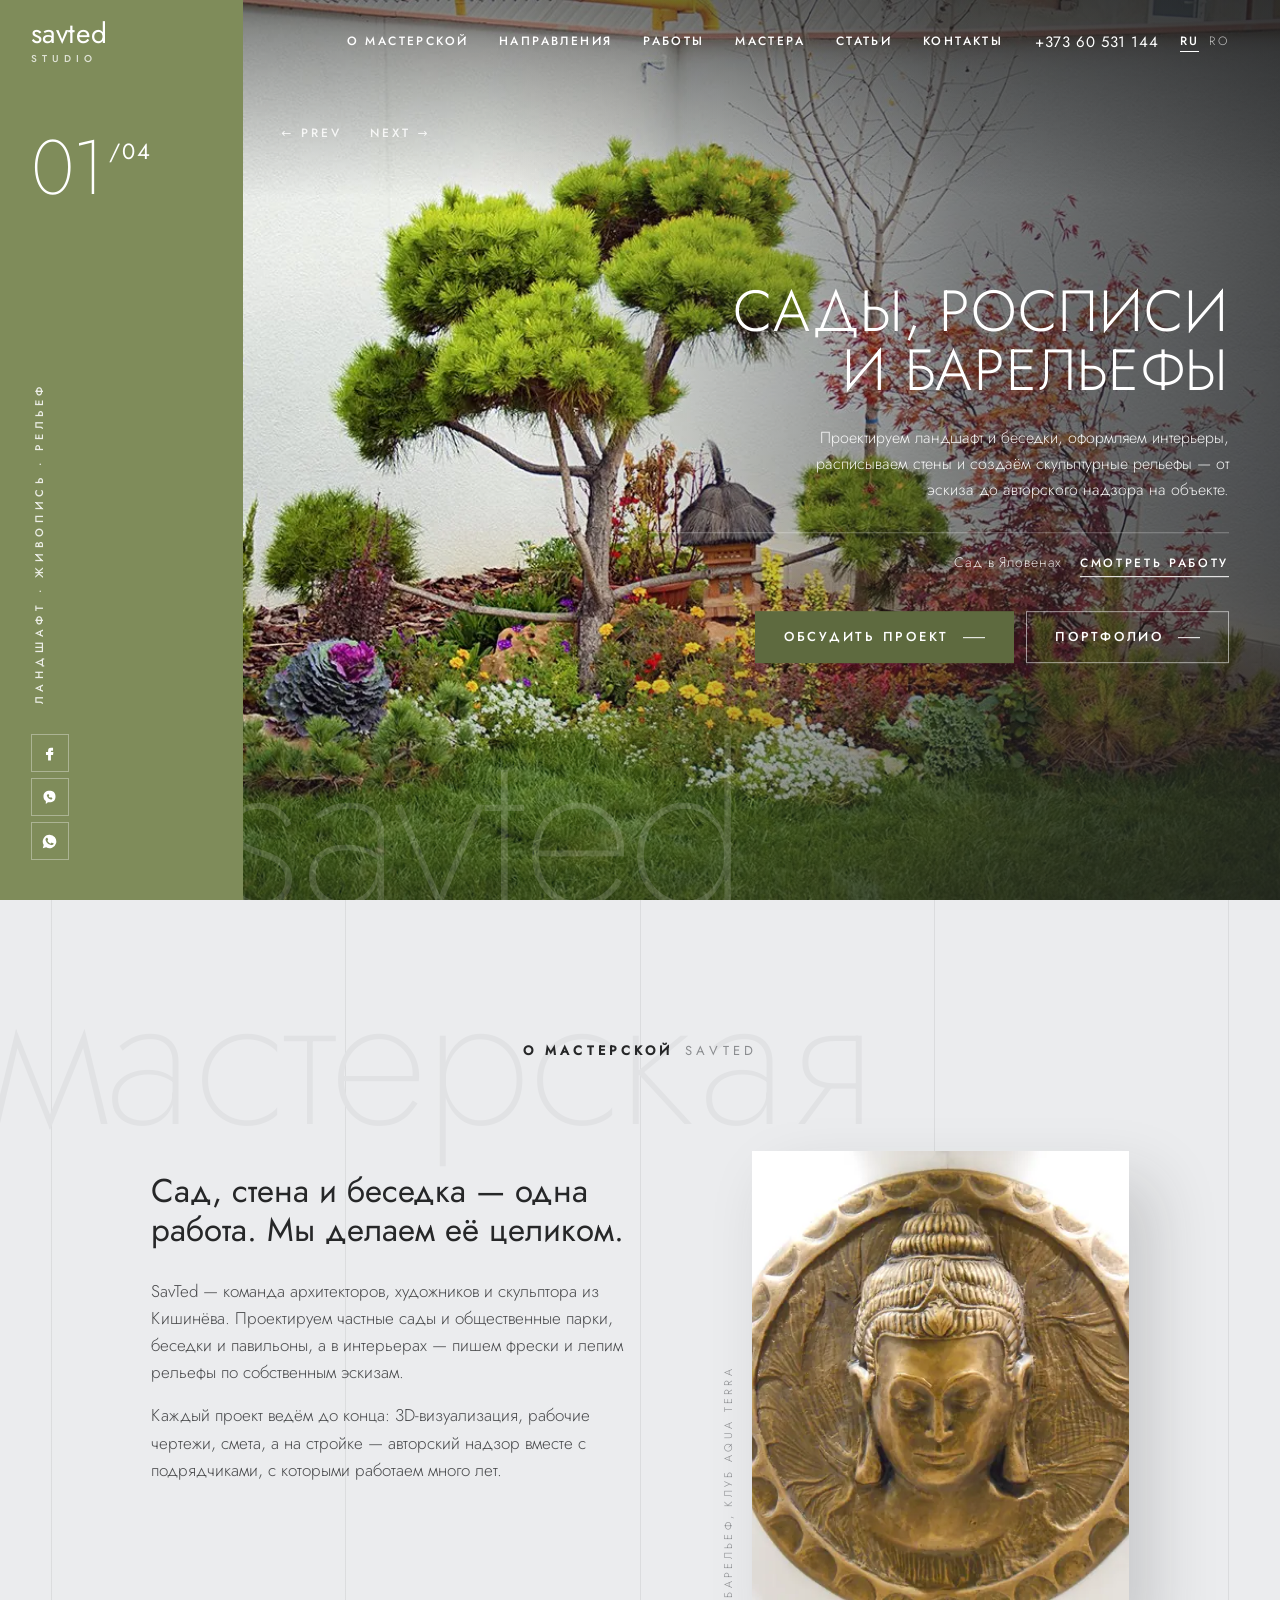
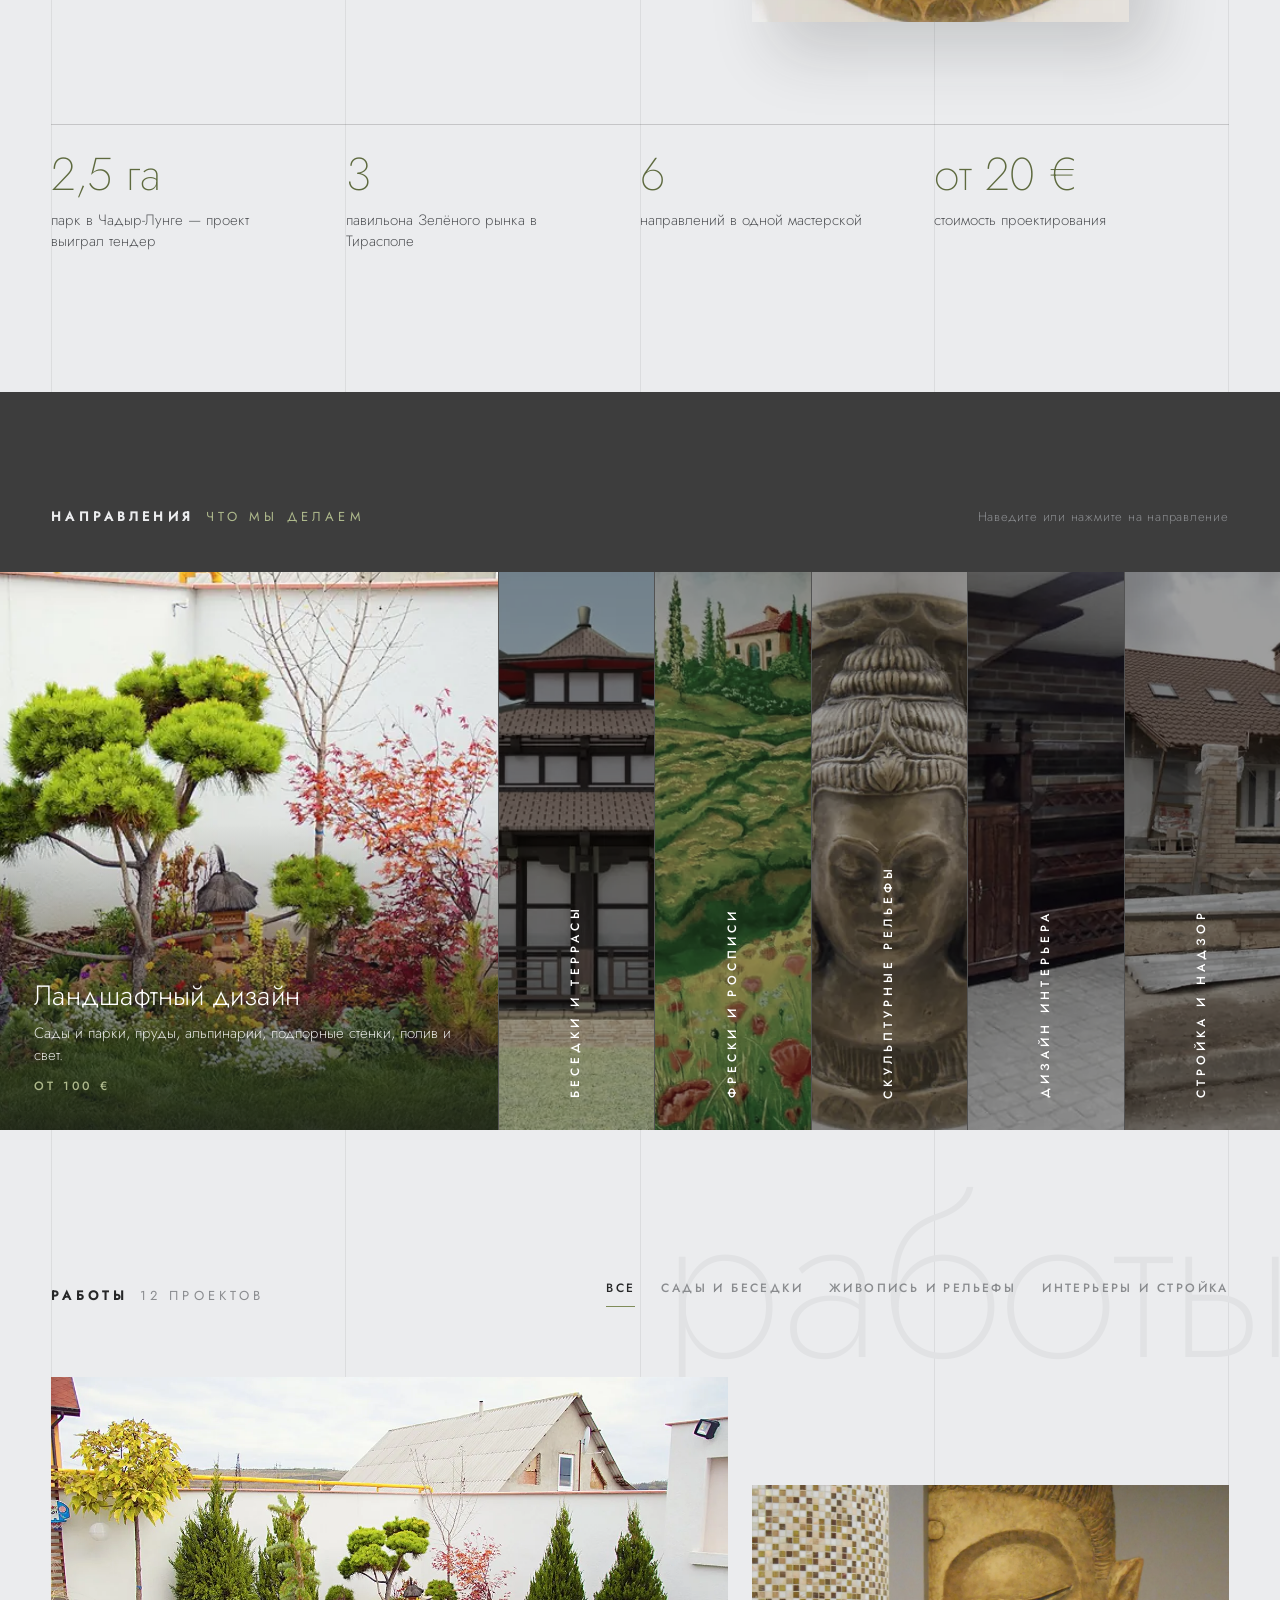
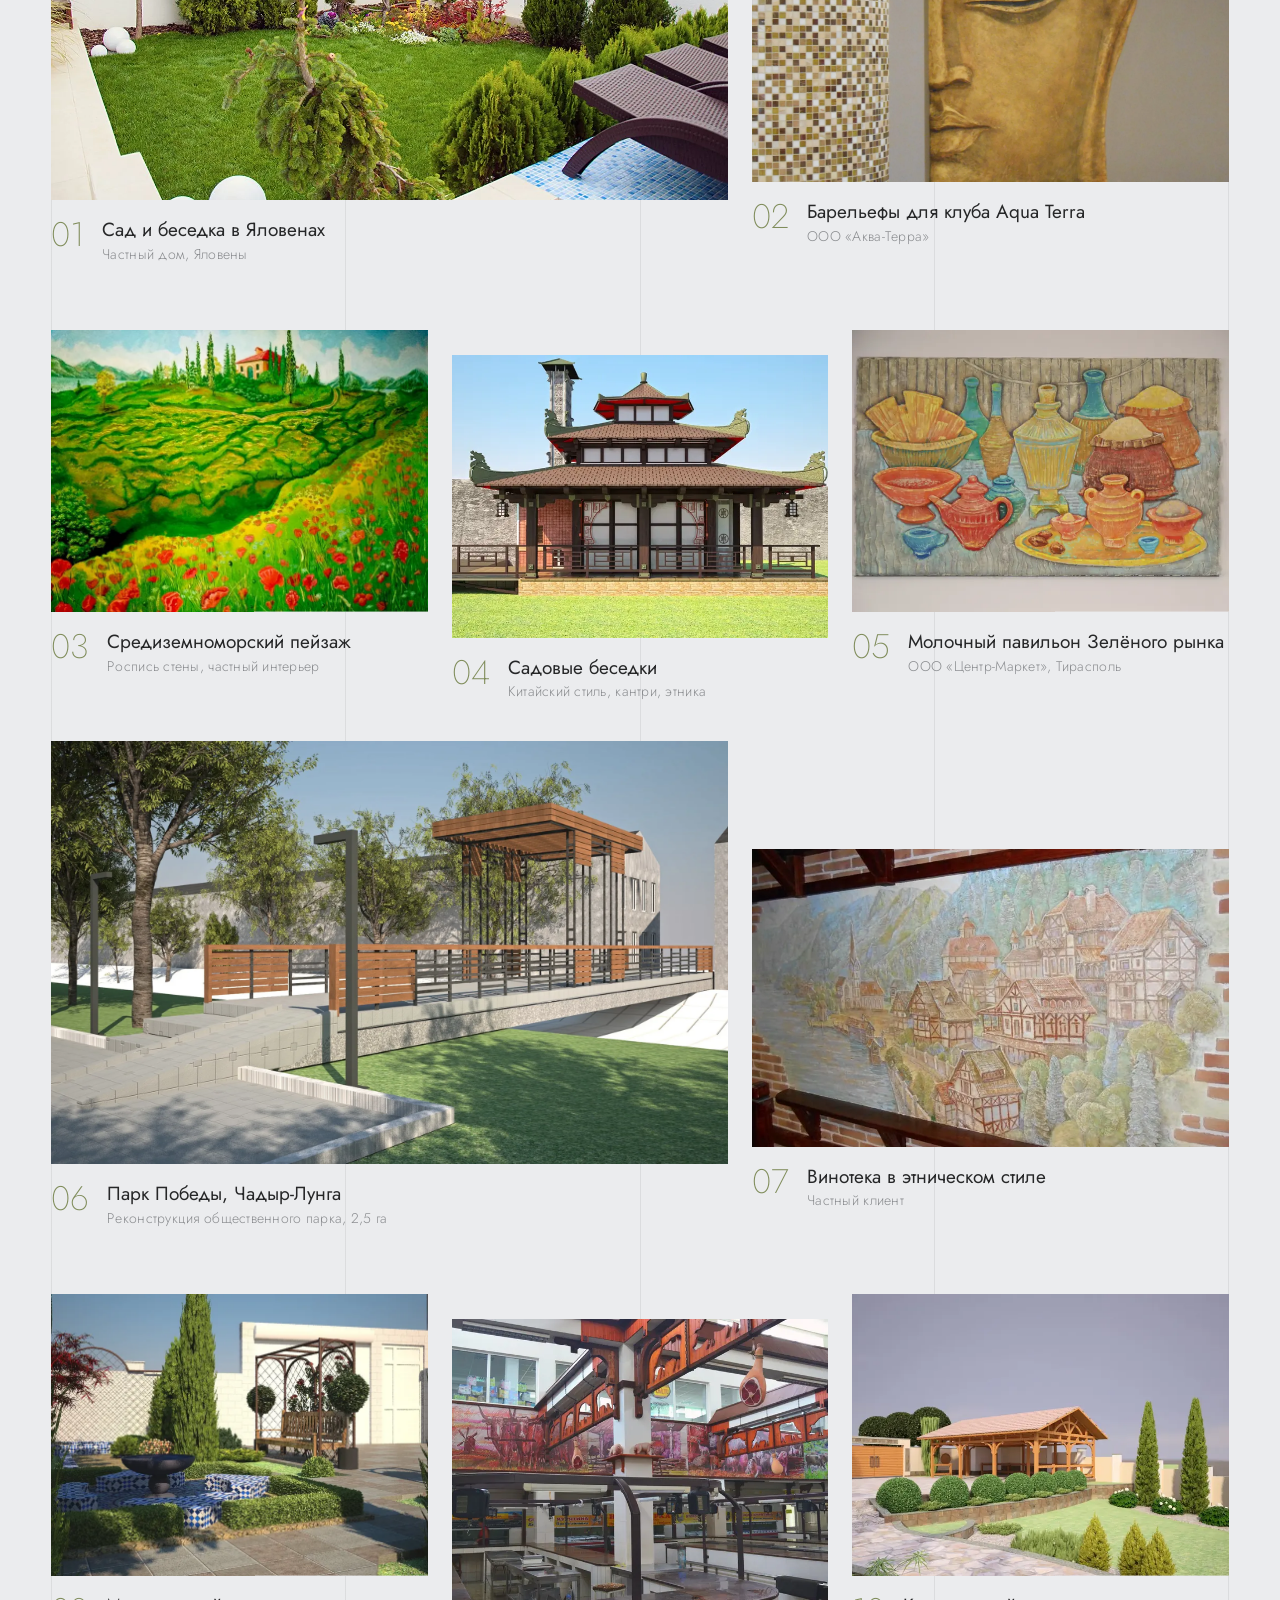
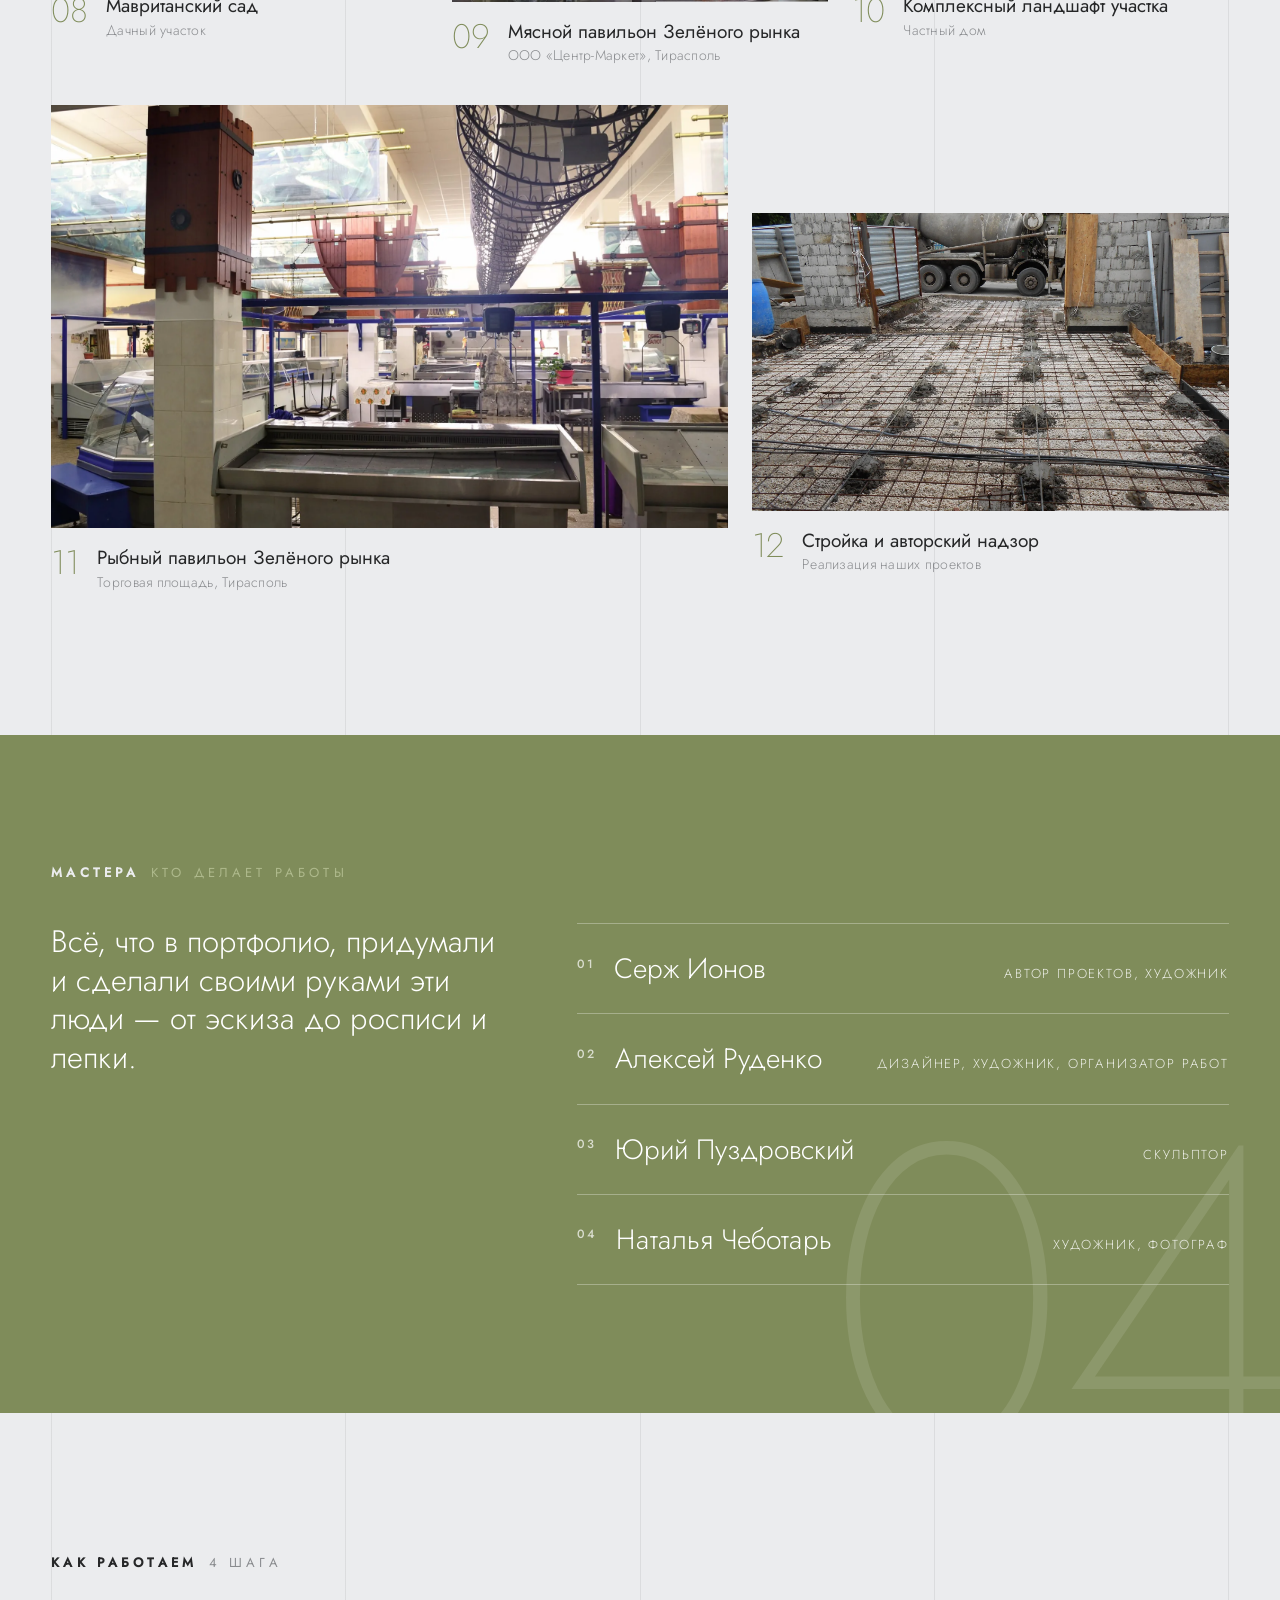
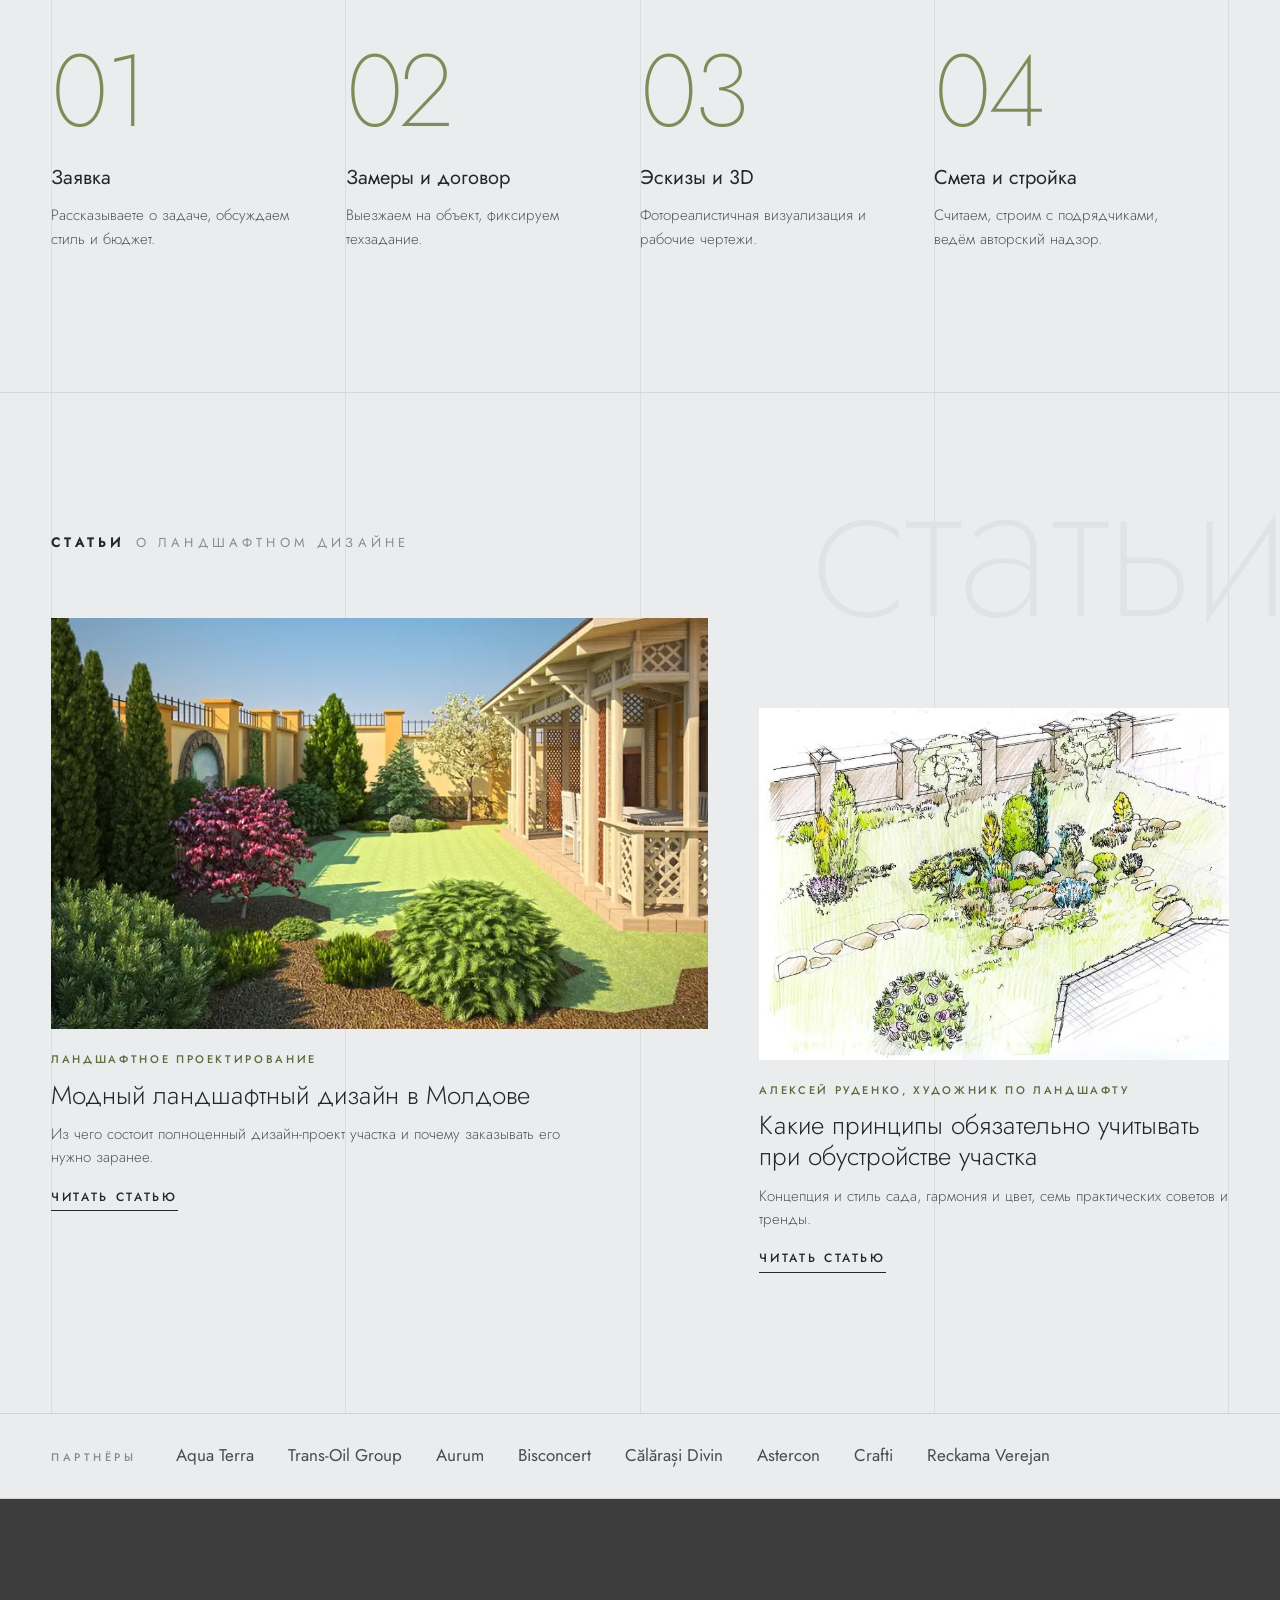
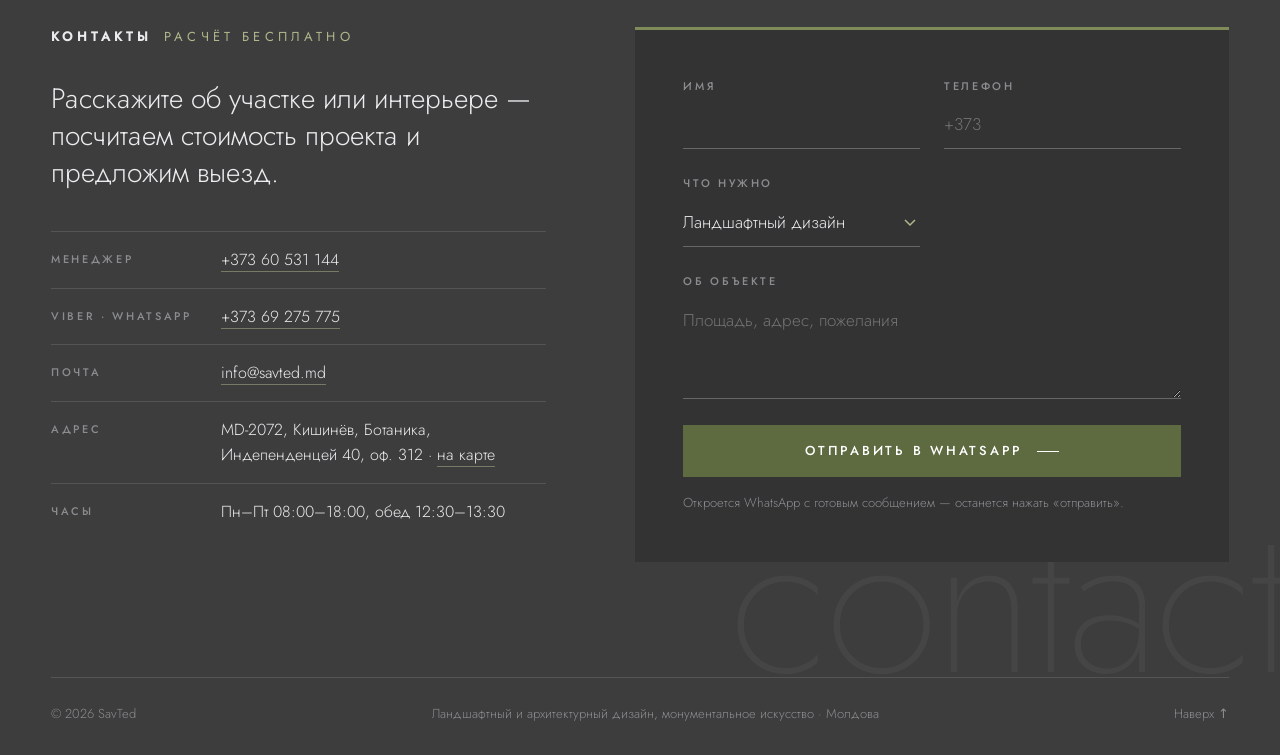
<file: index.html>
<!doctype html>
<html lang="ru">
<head>
<meta charset="utf-8">
<meta name="viewport" content="width=device-width,initial-scale=1">
<meta name="robots" content="noindex, nofollow">
<title>SavTed — ландшафтный дизайн, роспись стен и барельефы в Молдове</title>
<meta name="description" content="Мастерская SavTed: проекты садов, парков и беседок, дизайн интерьеров, фрески, росписи и скульптурные рельефы. Кишинёв, вся Молдова.">
<link rel="icon" href="favicon.svg" type="image/svg+xml">
<link rel="alternate" hreflang="ro" href="ro.html">
<meta property="og:type" content="website">
<meta property="og:title" content="SavTed — сады, росписи и барельефы">
<meta property="og:description" content="Проектируем сады и беседки, расписываем стены, создаём барельефы. Кишинёв.">
<meta property="og:image" content="https://webonix-md.github.io/savted/img/og/og-square-ru.jpg">
<meta property="og:image:width" content="1200">
<meta property="og:image:height" content="1200">
<link rel="preload" href="fonts/Jost-Light.woff2" as="font" type="font/woff2" crossorigin>
<link rel="stylesheet" href="style.css?v=7">
</head>
<body id="top">

<header class="top">
  <a class="brand" href="#top" aria-label="SavTed — на главную">savted<small>studio</small></a>
  <nav class="nav" aria-label="Разделы">
    <a href="#about">О мастерской</a>
    <a href="#directions">Направления</a>
    <a href="#works">Работы</a>
    <a href="#team">Мастера</a>
    <a href="#articles">Статьи</a>
    <a href="#contact">Контакты</a>
  </nav>
  <div class="top__right">
    <a class="top__phone" href="tel:+37360531144">+373 60 531 144</a>
    <span class="lang"><b>RU</b><a href="ro.html" hreflang="ro">RO</a></span>
    <button class="burger" type="button" aria-label="Меню" aria-expanded="false"><i></i><i></i></button>
  </div>
</header>

<!-- HERO -->
<section class="hero" aria-label="Избранные работы">
  <aside class="hero__panel">
    <div class="hero__count"><span class="js-cur">01</span><sup>/04</sup></div>
    <p class="hero__vert">ландшафт · живопись · рельеф</p>
    <ul class="hero__social">
      <li><a href="https://www.facebook.com/profile.php?id=61595241628154" target="_blank" rel="noopener" aria-label="Facebook"><svg viewBox="0 0 24 24"><path d="M14 8h3V4h-3c-2.8 0-4 1.8-4 4.3V10H7v4h3v8h4v-8h3l.5-4H14V8.6c0-.4.2-.6.6-.6z"/></svg></a></li>
      <li><a href="viber://chat?number=%2B37369275775" aria-label="Viber"><svg viewBox="0 0 24 24"><path d="M12 2.5c-5 0-8.5 2.6-8.5 8 0 3 1.2 5.2 3.3 6.4V21l3-2.4c.7.1 1.4.2 2.2.2 5 0 8.5-2.6 8.5-8.3 0-5.5-3.5-8-8.5-8zm3.7 11.6c-.4.6-1.1 1-1.8.8-2.6-.8-4.7-2.8-5.6-5.4-.2-.7.2-1.4.8-1.8l.6-.4c.3-.2.7-.1.9.2l.9 1.4c.2.3.1.7-.2.9l-.5.3c.4 1 1.3 1.9 2.3 2.4l.3-.5c.2-.3.6-.4.9-.2l1.4.9c.3.2.4.6.2.9z"/></svg></a></li>
      <li><a href="https://wa.me/37369275775" target="_blank" rel="noopener" aria-label="WhatsApp"><svg viewBox="0 0 24 24"><path d="M12 2.5a9.5 9.5 0 0 0-8.2 14.3L2.5 21.5l4.8-1.3A9.5 9.5 0 1 0 12 2.5zm5.3 13.4c-.2.6-1.3 1.2-1.8 1.2-.5.1-1 .2-3.3-.7-2.8-1.1-4.6-4-4.7-4.2-.1-.2-1.1-1.5-1.1-2.9s.7-2 1-2.3c.2-.3.5-.3.7-.3h.5c.2 0 .4 0 .6.5l.8 2c.1.2.1.4 0 .5l-.3.5-.4.4c-.1.1-.3.3-.1.6.2.3.8 1.3 1.7 2.1 1.2 1 2.1 1.3 2.4 1.5.3.1.5.1.6-.1l.9-1c.2-.3.4-.2.6-.1l1.9.9c.3.1.5.2.5.3.1.2.1.7-.1 1.2z"/></svg></a></li>
    </ul>
  </aside>

  <div class="hero__stage">
    <div class="hero__slides">
      <figure class="slide is-on" data-work="13"><img src="img/w/7c0b3475-l.webp" alt="Японский сад с бонсай и клёном на участке в Яловенах" fetchpriority="high"></figure>
      <figure class="slide" data-work="11"><img src="img/w/cdaa45fe-l.webp" alt="Барельеф Будды под бронзу в клубе Aqua Terra" loading="lazy"></figure>
      <figure class="slide" data-work="7"><img src="img/w/23a6d902-l.webp" alt="Роспись стены: средиземноморский пейзаж с маками" loading="lazy"></figure>
      <figure class="slide" data-work="15"><img src="img/w/4194f8a2-l.webp" alt="Проект беседки в китайском стиле" loading="lazy"></figure>
    </div>
    <div class="hero__fog" aria-hidden="true"></div>

    <div class="hero__ctrl">
      <button type="button" class="js-prev" aria-label="Предыдущая работа">← prev</button>
      <button type="button" class="js-next" aria-label="Следующая работа">next →</button>
    </div>

    <div class="hero__copy">
      <h1>Сады, росписи<br>и&nbsp;барельефы</h1>
      <p>Проектируем ландшафт и беседки, оформляем интерьеры, расписываем стены и создаём скульптурные рельефы — от эскиза до авторского надзора на объекте.</p>
      <div class="hero__caption">
        <span class="js-cap-n">Сад в Яловенах</span>
        <button type="button" class="link js-cap-open">Смотреть работу</button>
      </div>
      <div class="hero__btns">
        <a class="btn btn--moss" href="#contact">Обсудить проект</a>
        <a class="btn btn--ghost" href="#works">Портфолио</a>
      </div>
    </div>
  </div>
  <div class="ghost ghost--hero" aria-hidden="true">savted</div>
</section>

<!-- ABOUT -->
<section class="about sec" id="about">
  <div class="lines" aria-hidden="true"></div>
  <div class="ghost ghost--about" aria-hidden="true">мастерская</div>
  <div class="wrap about__grid">
    <h2 class="kicker reveal"><b>О мастерской</b> <span>savted</span></h2>
    <div class="about__text reveal">
      <p class="about__lead">Сад, стена и&nbsp;беседка — одна работа. Мы делаем её целиком.</p>
      <p>SavTed — команда архитекторов, художников и скульптора из Кишинёва. Проектируем частные сады и общественные парки, беседки и павильоны, а в интерьерах — пишем фрески и лепим рельефы по собственным эскизам.</p>
      <p>Каждый проект ведём до конца: 3D-визуализация, рабочие чертежи, смета, а на стройке — авторский надзор вместе с подрядчиками, с которыми работаем много лет.</p>
    </div>
    <figure class="about__pic reveal">
      <img src="img/w/76ecb785-s.webp" alt="Круглый барельеф Будды под бронзу" loading="lazy">
      <figcaption>Барельеф, клуб Aqua Terra</figcaption>
    </figure>
    <ul class="facts reveal">
      <li><b>2,5&nbsp;га</b><span>парк в Чадыр-Лунге — проект выиграл тендер</span></li>
      <li><b>3</b><span>павильона Зелёного рынка в Тирасполе</span></li>
      <li><b>6</b><span>направлений в одной мастерской</span></li>
      <li><b>от&nbsp;20&nbsp;€</b><span>стоимость проектирования</span></li>
    </ul>
  </div>
</section>

<!-- DIRECTIONS -->
<section class="dirs" id="directions">
  <div class="dirs__head wrap">
    <h2 class="kicker kicker--light reveal"><b>Направления</b> <span>что мы делаем</span></h2>
    <p class="dirs__hint reveal">Наведите или нажмите на направление</p>
  </div>
  <div class="strip">
    <a class="strip__item is-open" href="#works" data-filter="garden">
      <img src="img/w/7c0b3475-s.webp" alt="" loading="lazy">
      <span class="strip__v">ландшафтный дизайн</span>
      <span class="strip__body"><b>Ландшафтный дизайн</b><em>Сады и парки, пруды, альпинарии, подпорные стенки, полив и свет.</em><i>от 100 €</i></span>
    </a>
    <a class="strip__item" href="#works" data-filter="garden">
      <img src="img/w/a6d77f5b-s.webp" alt="" loading="lazy">
      <span class="strip__v">беседки и террасы</span>
      <span class="strip__body"><b>Беседки, павильоны, террасы</b><em>Китайский стиль, кантри, этника — с мангалом, печью и чертежами.</em><i>от 30 €</i></span>
    </a>
    <a class="strip__item" href="#works" data-filter="art">
      <img src="img/w/23a6d902-s.webp" alt="" loading="lazy">
      <span class="strip__v">фрески и росписи</span>
      <span class="strip__body"><b>Фрески, муралы, роспись</b><em>Роспись по сухой и сырой штукатурке, интерьеры и фасады.</em><i>от 50 €</i></span>
    </a>
    <a class="strip__item" href="#works" data-filter="art">
      <img src="img/w/76ecb785-s.webp" alt="" loading="lazy">
      <span class="strip__v">скульптурные рельефы</span>
      <span class="strip__body"><b>Барельефы и горельефы</b><em>По нашим эскизам или эскизам вашего архитектора, под бронзу и камень.</em><i>от 150 €</i></span>
    </a>
    <a class="strip__item" href="#works" data-filter="interior">
      <img src="img/w/365bd3c8-s.webp" alt="" loading="lazy">
      <span class="strip__v">дизайн интерьера</span>
      <span class="strip__body"><b>Дизайн интерьера</b><em>Коммерческие и частные интерьеры, мебель по индивидуальному дизайну.</em><i>от 20 €</i></span>
    </a>
    <a class="strip__item" href="#works" data-filter="interior">
      <img src="img/w/06ae468c-s.webp" alt="" loading="lazy">
      <span class="strip__v">стройка и надзор</span>
      <span class="strip__body"><b>Строительство и авторский надзор</b><em>Организуем работы и следим, чтобы построили ровно по проекту.</em><i>от 400 €</i></span>
    </a>
  </div>
</section>

<!-- WORKS -->
<section class="works sec" id="works">
  <div class="lines" aria-hidden="true"></div>
  <div class="ghost ghost--works" aria-hidden="true">работы</div>
  <div class="wrap">
    <div class="works__head">
      <h2 class="kicker reveal"><b>Работы</b> <span>12 проектов</span></h2>
      <div class="filters reveal" role="tablist" aria-label="Фильтр работ">
        <button type="button" class="is-on" data-f="all">Все</button>
        <button type="button" data-f="garden">Сады и беседки</button>
        <button type="button" data-f="art">Живопись и рельефы</button>
        <button type="button" data-f="interior">Интерьеры и стройка</button>
      </div>
    </div>
    <div class="grid js-grid"></div>
  </div>
</section>

<!-- TEAM -->
<section class="team" id="team">
  <div class="ghost ghost--team" aria-hidden="true">04</div>
  <div class="wrap team__grid">
    <h2 class="kicker kicker--light reveal"><b>Мастера</b> <span>кто делает работы</span></h2>
    <p class="team__lead reveal">Всё, что в портфолио, придумали и сделали своими руками эти люди — от эскиза до росписи и лепки.</p>
    <ol class="people">
      <li class="reveal"><b>Серж Ионов</b><span>автор проектов, художник</span></li>
      <li class="reveal"><b>Алексей Руденко</b><span>дизайнер, художник, организатор работ</span></li>
      <li class="reveal"><b>Юрий Пуздровский</b><span>скульптор</span></li>
      <li class="reveal"><b>Наталья Чеботарь</b><span>художник, фотограф</span></li>
    </ol>
  </div>
</section>

<!-- PROCESS -->
<section class="steps sec" id="process">
  <div class="lines" aria-hidden="true"></div>
  <div class="wrap">
    <h2 class="kicker reveal"><b>Как работаем</b> <span>4 шага</span></h2>
    <ol class="steps__list">
      <li class="reveal"><i>01</i><b>Заявка</b><span>Рассказываете о задаче, обсуждаем стиль и бюджет.</span></li>
      <li class="reveal"><i>02</i><b>Замеры и договор</b><span>Выезжаем на объект, фиксируем техзадание.</span></li>
      <li class="reveal"><i>03</i><b>Эскизы и 3D</b><span>Фотореалистичная визуализация и рабочие чертежи.</span></li>
      <li class="reveal"><i>04</i><b>Смета и стройка</b><span>Считаем, строим с подрядчиками, ведём авторский надзор.</span></li>
    </ol>
  </div>
</section>

<!-- ARTICLES -->
<section class="arts sec" id="articles">
  <div class="lines" aria-hidden="true"></div>
  <div class="ghost ghost--arts" aria-hidden="true">статьи</div>
  <div class="wrap">
    <h2 class="kicker reveal"><b>Статьи</b> <span>о ландшафтном дизайне</span></h2>
    <div class="arts__grid">
      <a class="acard reveal" href="articles/landshaft-trend.html">
        <span class="acard__img"><img src="img/a/trend-s.webp" alt="3D-визуализация сада с деревянной беседкой" loading="lazy"></span>
        <span class="acard__k">Ландшафтное проектирование</span>
        <b class="acard__t">Модный ландшафтный дизайн в Молдове</b>
        <span class="acard__d">Из чего состоит полноценный дизайн-проект участка и почему заказывать его нужно заранее.</span>
        <span class="link">Читать статью</span>
      </a>
      <a class="acard reveal" href="articles/principy-uchastka.html">
        <span class="acard__img"><img src="img/a/principy-s.webp" alt="Ручной эскиз сада: дорожки, клумбы, альпинарий" loading="lazy"></span>
        <span class="acard__k">Алексей Руденко, художник по ландшафту</span>
        <b class="acard__t">Какие принципы обязательно учитывать при обустройстве участка</b>
        <span class="acard__d">Концепция и стиль сада, гармония и цвет, семь практических советов и тренды.</span>
        <span class="link">Читать статью</span>
      </a>
    </div>
  </div>
</section>

<!-- PARTNERS -->
<section class="partners" aria-label="Партнёры">
  <div class="wrap partners__row">
    <span class="partners__t">Партнёры</span>
    <ul>
      <li>Aqua Terra</li><li>Trans-Oil Group</li><li>Aurum</li><li>Bisconcert</li><li>Călărași Divin</li><li>Astercon</li><li>Crafti</li><li>Reckama Verejan</li>
    </ul>
  </div>
</section>

<!-- CONTACT -->
<section class="contact" id="contact">
  <div class="ghost ghost--contact" aria-hidden="true">contact</div>
  <div class="wrap contact__grid">
    <div class="contact__info reveal">
      <h2 class="kicker kicker--light"><b>Контакты</b> <span>расчёт бесплатно</span></h2>
      <p class="contact__lead">Расскажите об участке или интерьере — посчитаем стоимость проекта и предложим выезд.</p>
      <dl class="contact__dl">
        <div><dt>Менеджер</dt><dd><a href="tel:+37360531144">+373 60 531 144</a></dd></div>
        <div><dt>Viber · WhatsApp</dt><dd><a href="tel:+37369275775">+373 69 275 775</a></dd></div>
        <div><dt>Почта</dt><dd><a href="mailto:info@savted.md">info@savted.md</a></dd></div>
        <div><dt>Адрес</dt><dd>MD-2072, Кишинёв, Ботаника,<br>Индепенденцей 40, оф. 312 · <a href="https://www.google.com/maps/search/?api=1&amp;query=Independen%C8%9Bei+40+Chi%C8%99in%C4%83u" target="_blank" rel="noopener">на карте</a></dd></div>
        <div><dt>Часы</dt><dd>Пн–Пт 08:00–18:00, обед 12:30–13:30</dd></div>
      </dl>
    </div>
    <form class="form reveal js-form" novalidate>
      <label><span>Имя</span><input name="name" autocomplete="name" required></label>
      <label><span>Телефон</span><input name="phone" type="tel" autocomplete="tel" required placeholder="+373"></label>
      <label><span>Что нужно</span>
        <select name="service">
          <option>Ландшафтный дизайн</option>
          <option>Беседка, павильон, терраса</option>
          <option>Фреска или роспись стен</option>
          <option>Барельеф, рельеф</option>
          <option>Дизайн интерьера</option>
          <option>Строительство и надзор</option>
        </select>
      </label>
      <label class="form__wide"><span>Об объекте</span><textarea name="msg" rows="3" placeholder="Площадь, адрес, пожелания"></textarea></label>
      <button class="btn btn--moss form__wide" type="submit">Отправить в WhatsApp</button>
      <p class="form__note form__wide">Откроется WhatsApp с готовым сообщением — останется нажать «отправить».</p>
    </form>
  </div>
  <footer class="foot wrap">
    <span>© 2026 SavTed</span>
    <span>Ландшафтный и архитектурный дизайн, монументальное искусство · Молдова</span>
    <a href="#top">Наверх ↑</a>
  </footer>
</section>

<!-- LIGHTBOX -->
<div class="lb" role="dialog" aria-modal="true" aria-label="Проект" hidden>
  <button class="lb__x" type="button" aria-label="Закрыть">×</button>
  <div class="lb__stage">
    <img class="lb__img" alt="">
    <button class="lb__nav lb__prev" type="button" aria-label="Предыдущее фото">←</button>
    <button class="lb__nav lb__next" type="button" aria-label="Следующее фото">→</button>
  </div>
  <aside class="lb__info">
    <span class="lb__num"></span>
    <h3 class="lb__t"></h3>
    <p class="lb__client"></p>
    <p class="lb__d"></p>
    <div class="lb__full" id="lb-full" hidden></div>
    <button class="lb__more" type="button" aria-expanded="false" aria-controls="lb-full">Читать полностью</button>
    <p class="lb__cnt"></p>
    <div class="lb__thumbs"></div>
    <a class="btn btn--moss lb__cta" href="#contact">Хочу похожий проект</a>
  </aside>
</div>

<script src="works-text.js?v=1"></script>
<script src="main.js?v=3"></script>
</body>
</html>
</file>
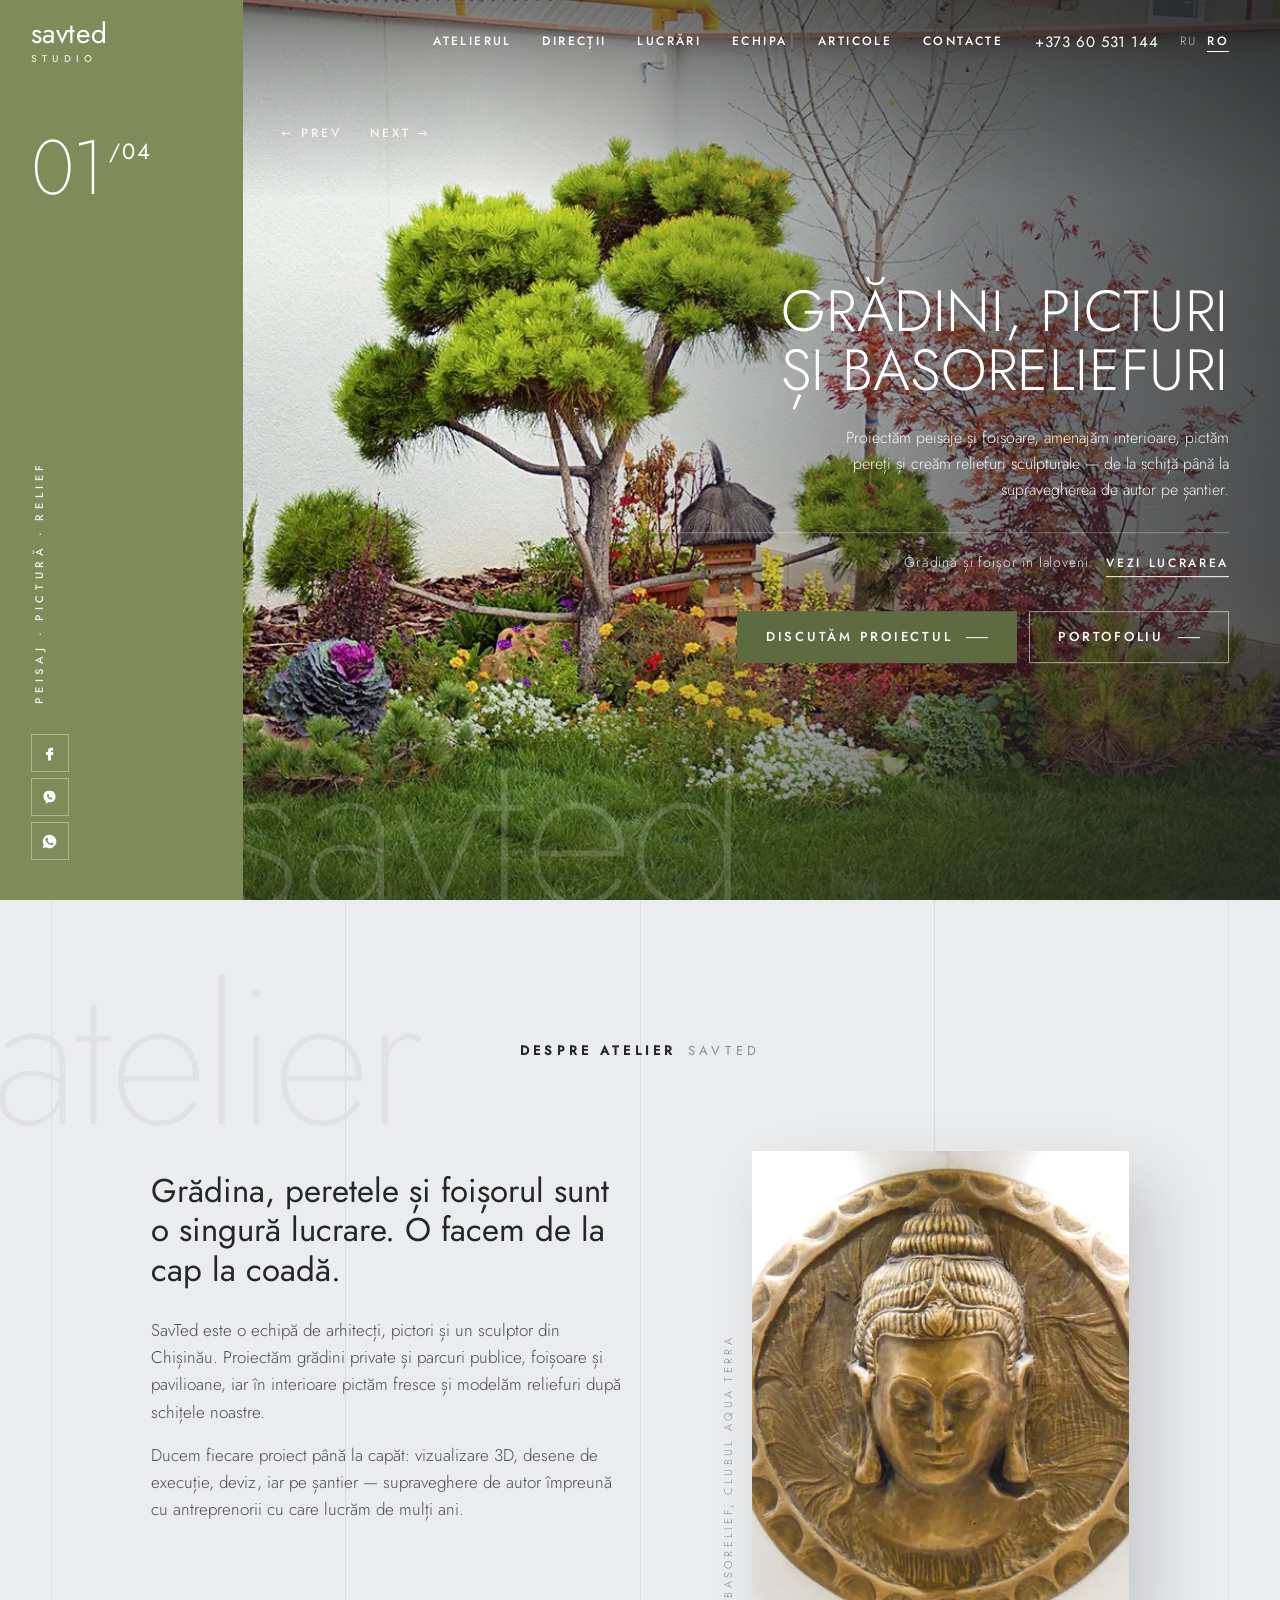
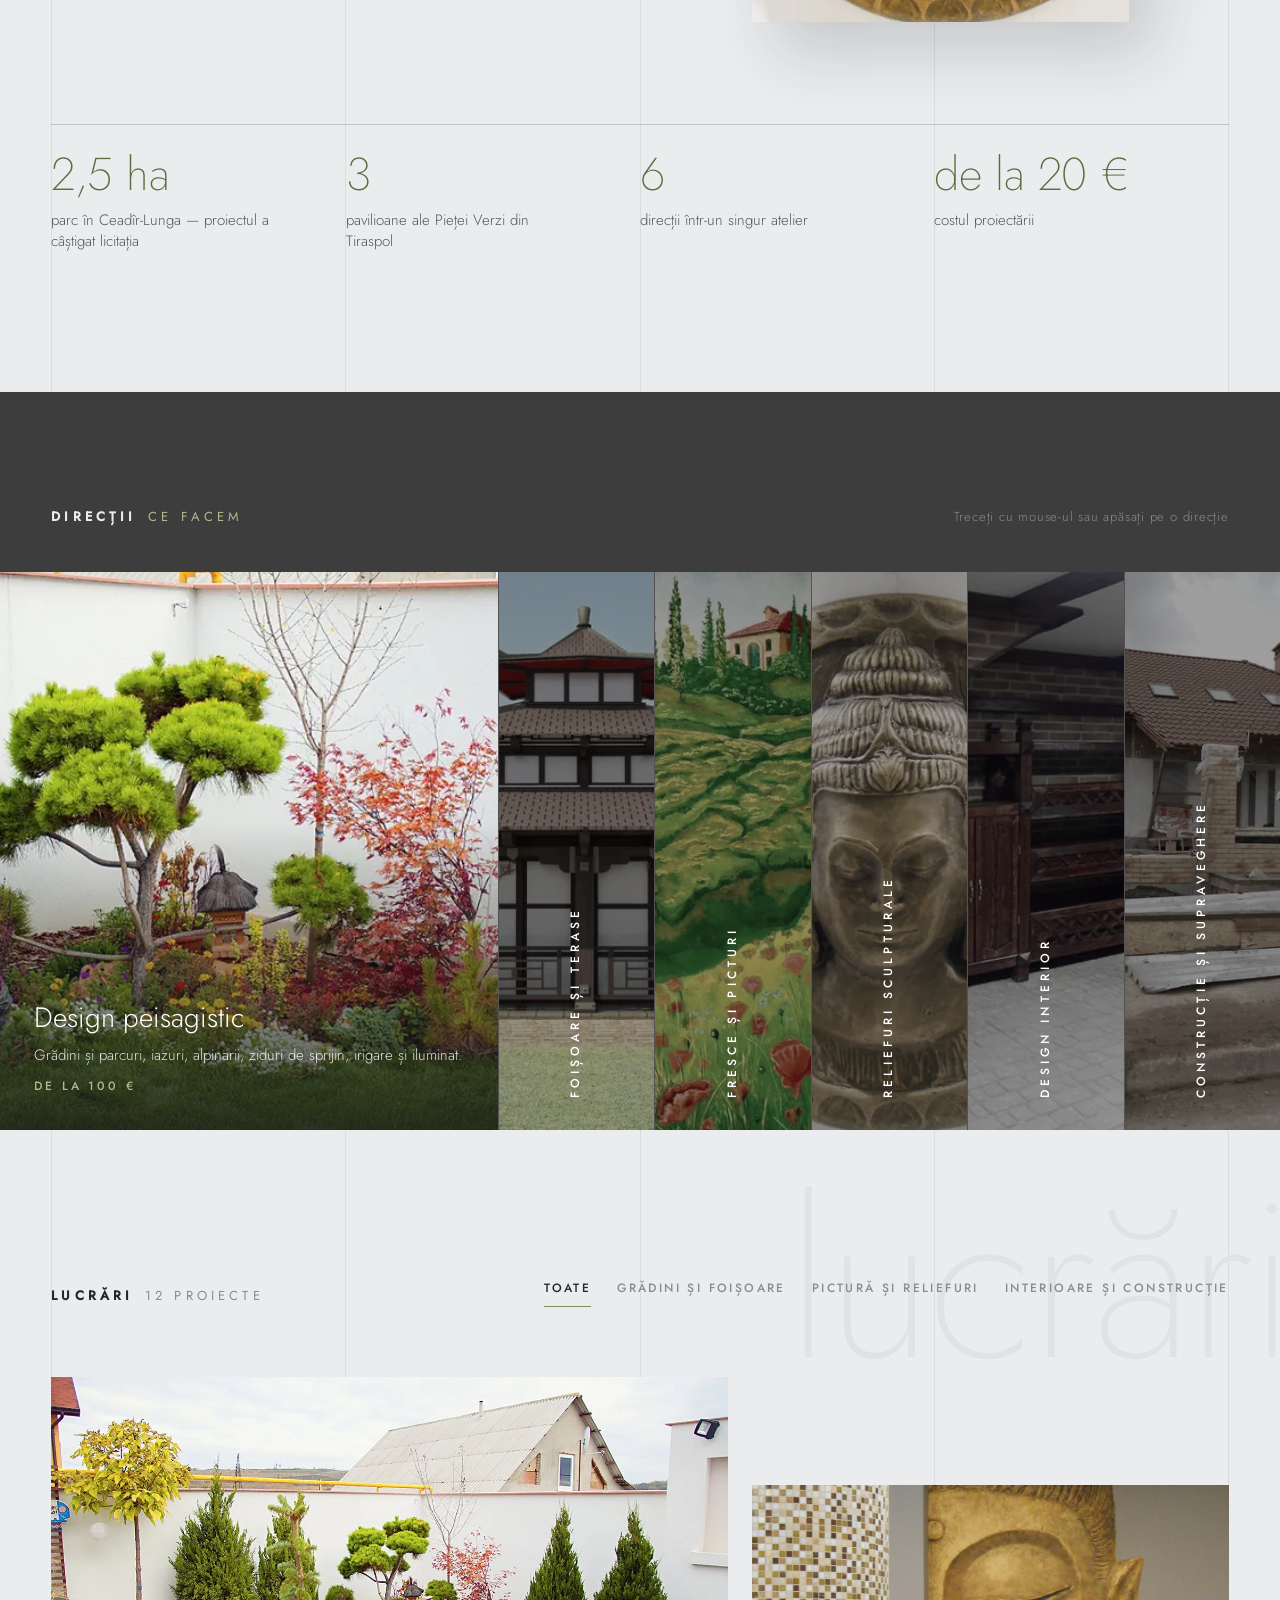
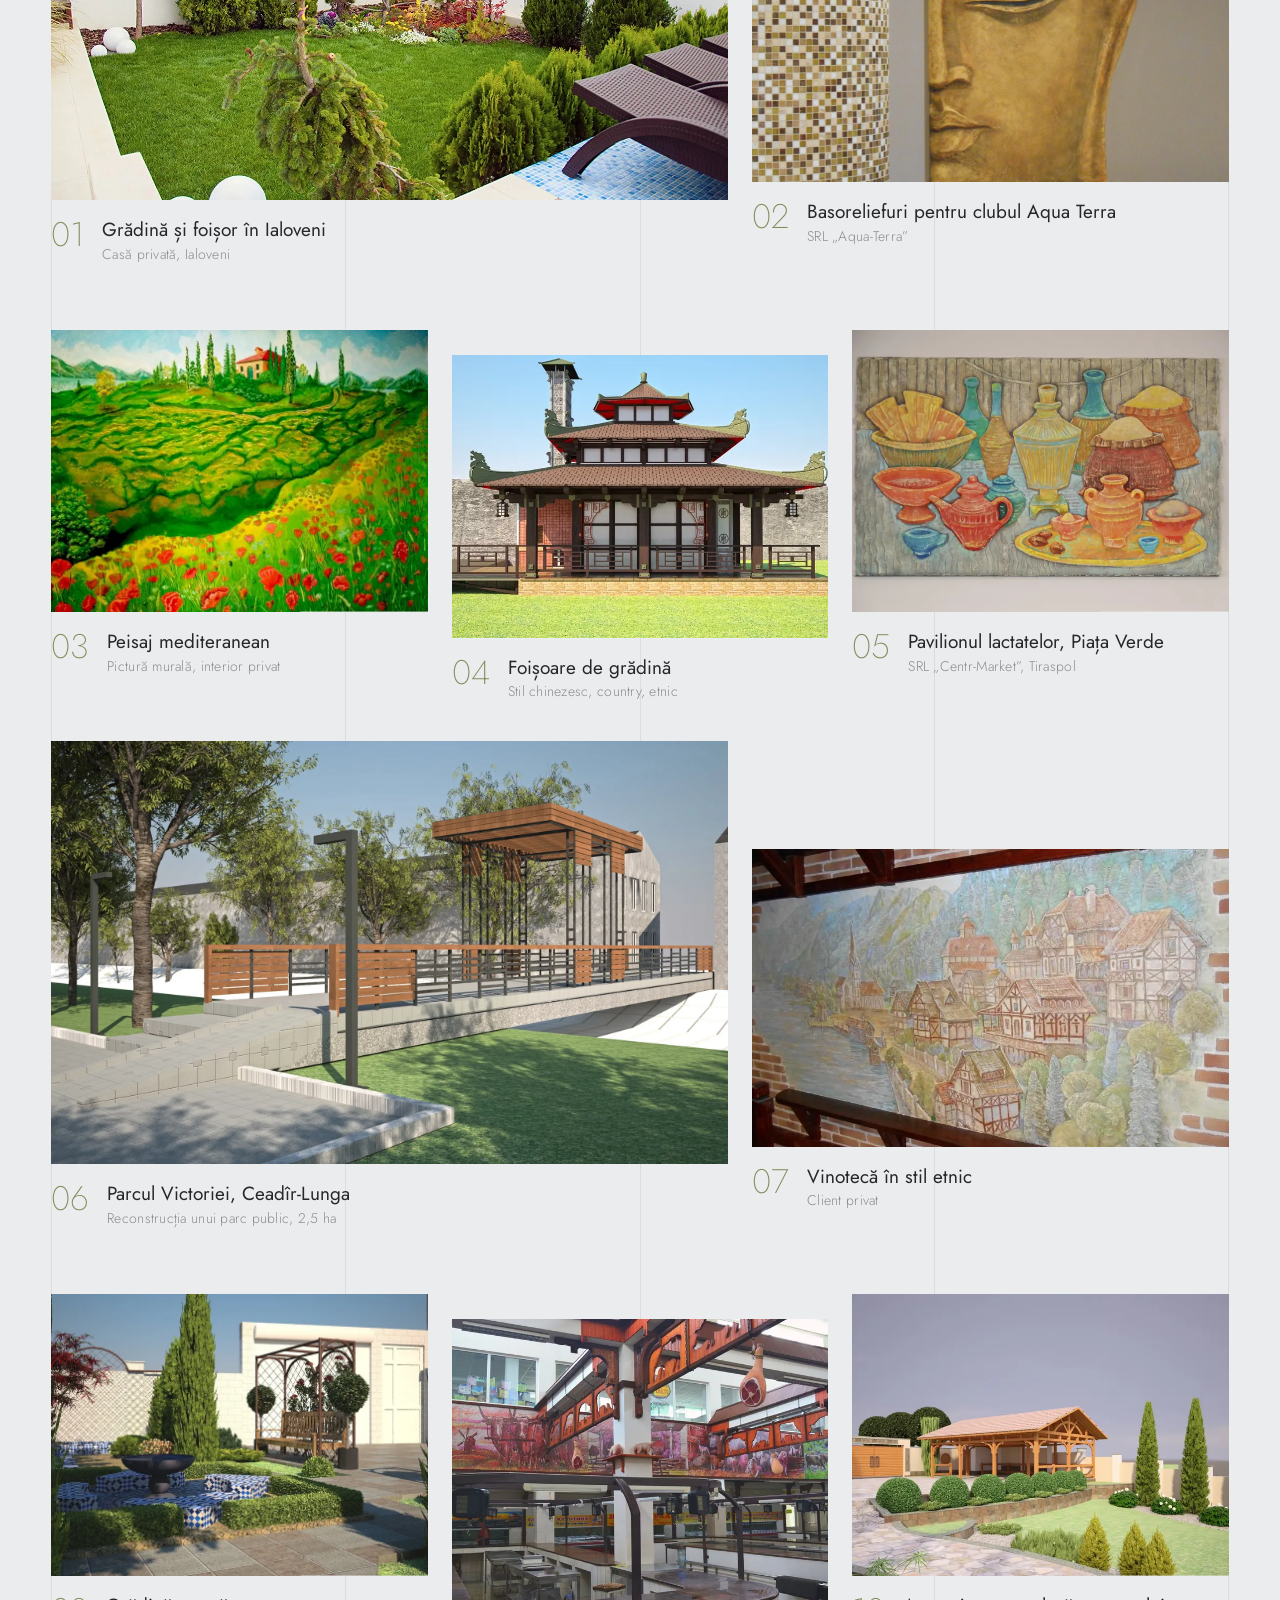
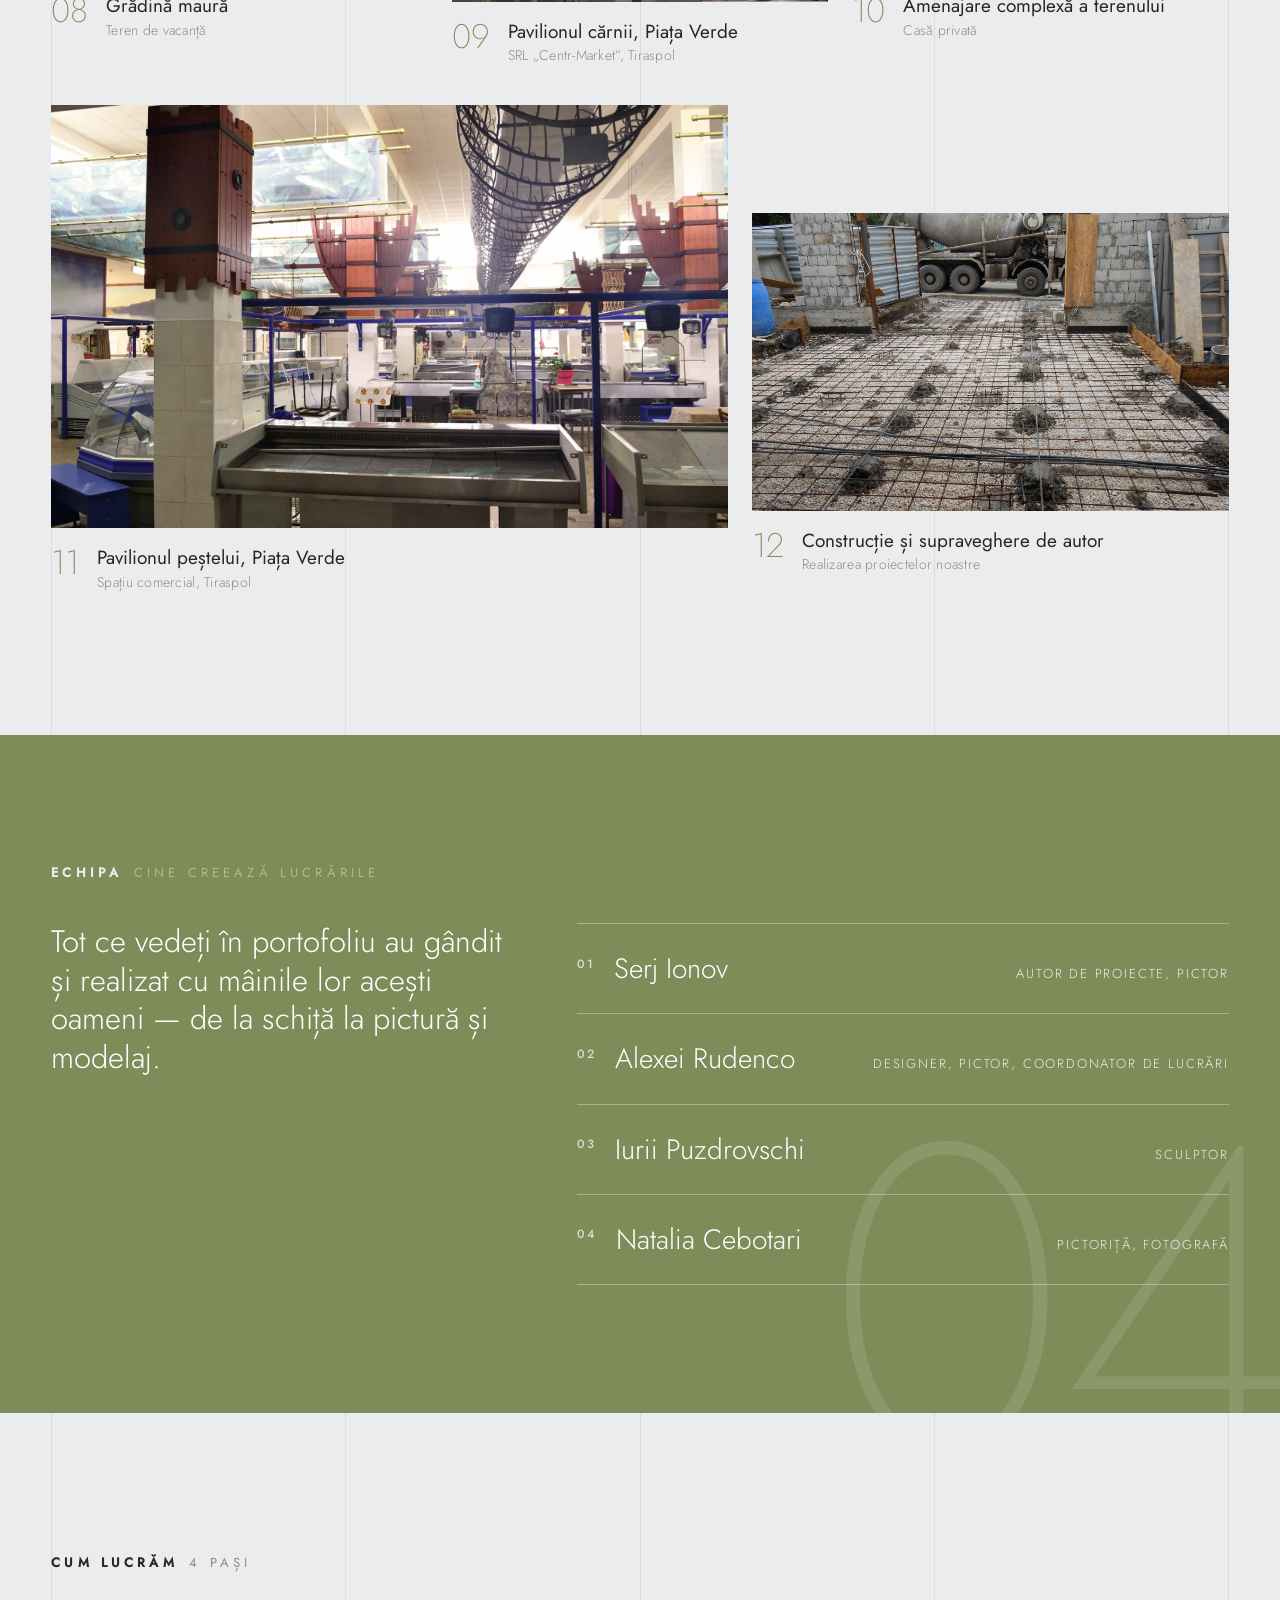
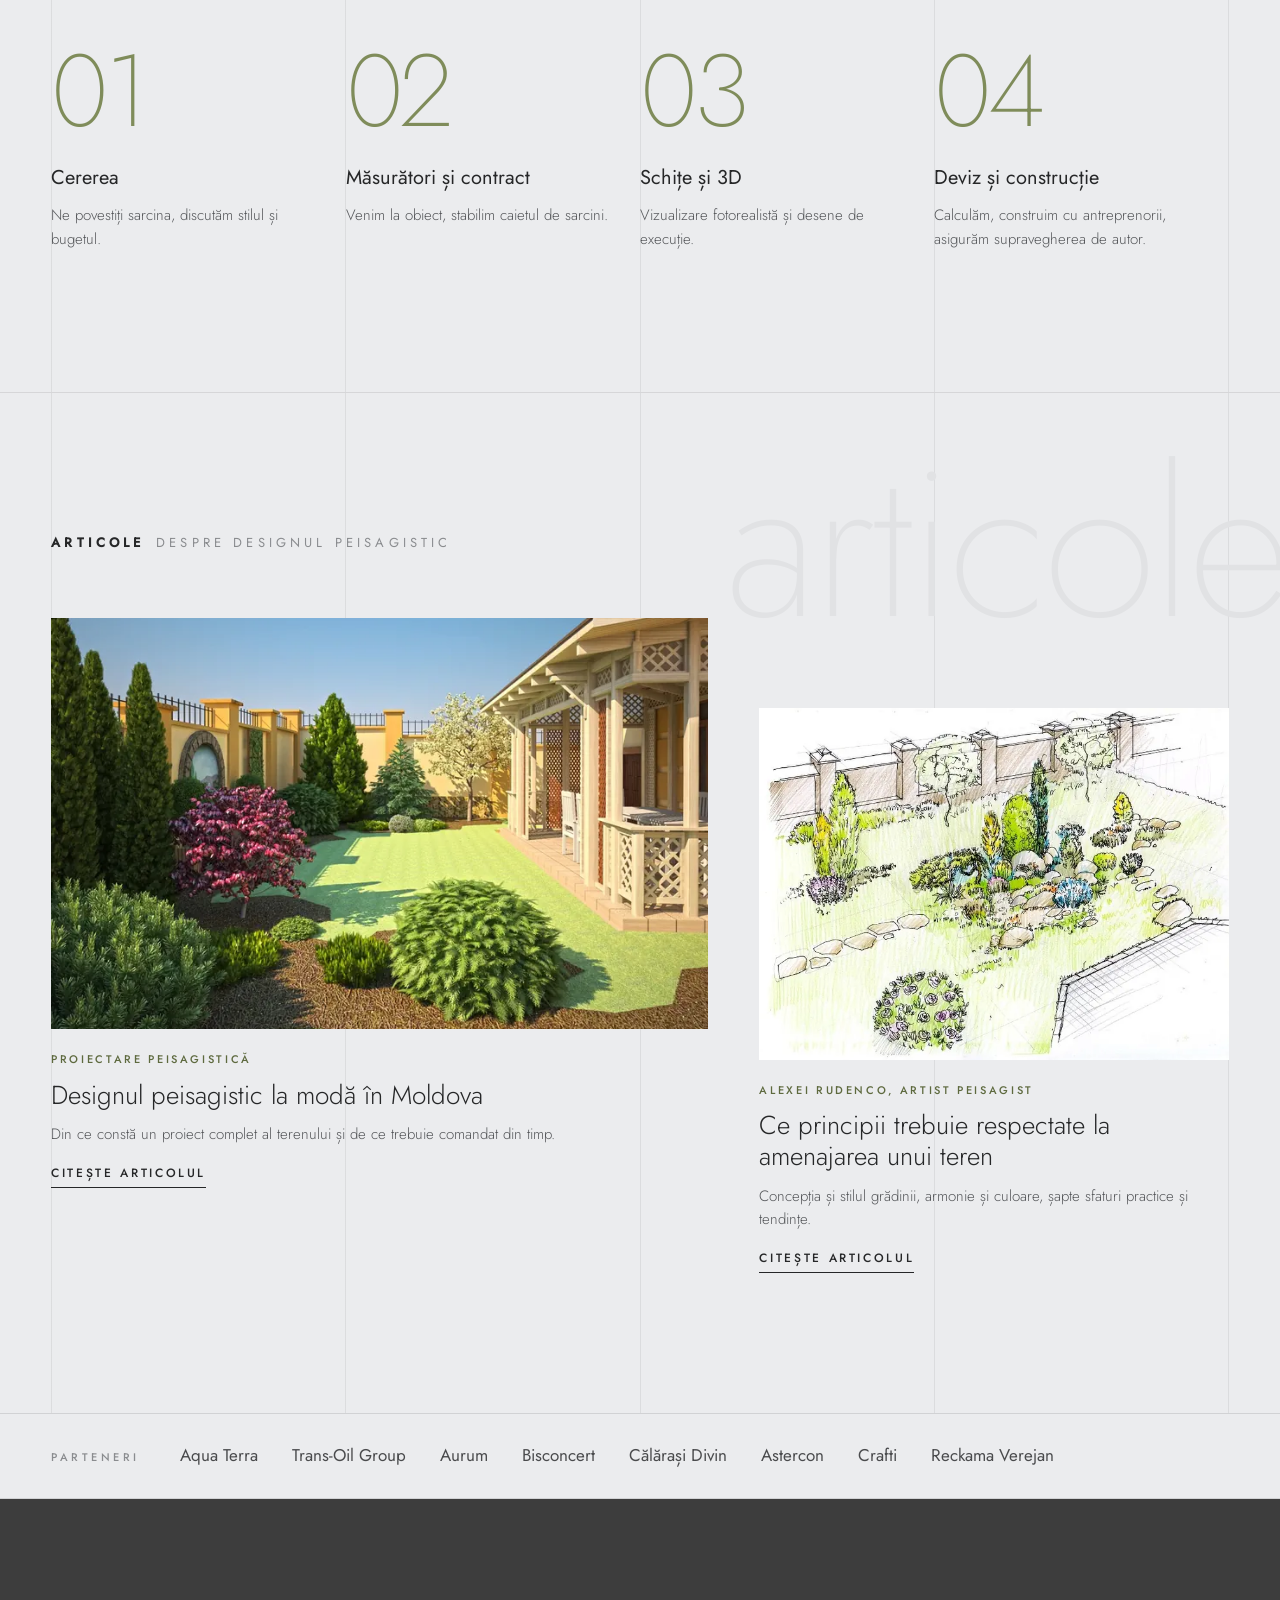
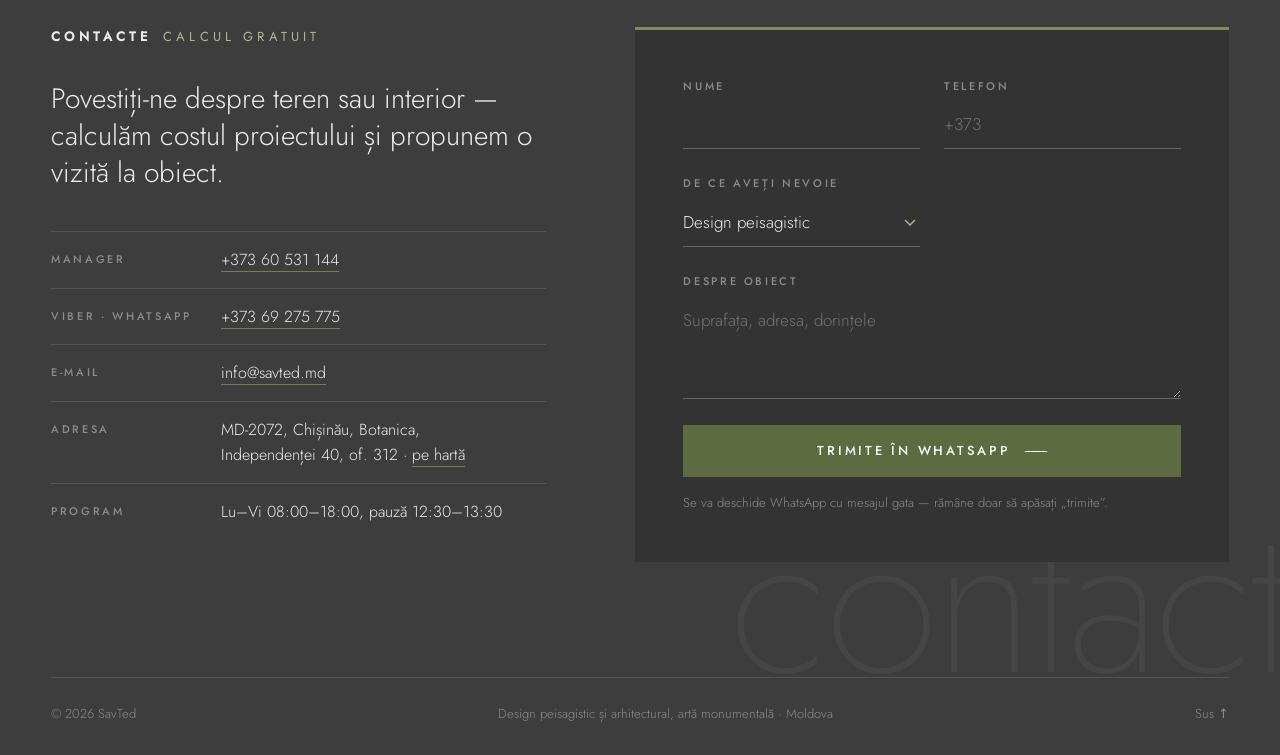
<file: ro.html>
<!doctype html>
<html lang="ro">
<head>
<meta charset="utf-8">
<meta name="viewport" content="width=device-width,initial-scale=1">
<meta name="robots" content="noindex, nofollow">
<title>SavTed — design peisagistic, picturi murale și basoreliefuri în Moldova</title>
<meta name="description" content="Atelierul SavTed: proiecte de grădini, parcuri și foișoare, design interior, fresce, picturi murale și reliefuri sculpturale. Chișinău, toată Moldova.">
<link rel="icon" href="favicon.svg" type="image/svg+xml">
<link rel="alternate" hreflang="ru" href="index.html">
<meta property="og:type" content="website">
<meta property="og:title" content="SavTed — grădini, picturi murale și basoreliefuri">
<meta property="og:description" content="Proiectăm grădini și foișoare, pictăm pereți, creăm basoreliefuri. Chișinău.">
<meta property="og:image" content="https://webonix-md.github.io/savted/img/og/og-square-ro.jpg">
<meta property="og:image:width" content="1200">
<meta property="og:image:height" content="1200">
<link rel="preload" href="fonts/Jost-Light.woff2" as="font" type="font/woff2" crossorigin>
<link rel="stylesheet" href="style.css?v=7">
</head>
<body id="top">

<header class="top">
  <a class="brand" href="#top" aria-label="SavTed — pagina principală">savted<small>studio</small></a>
  <nav class="nav" aria-label="Secțiuni">
    <a href="#about">Atelierul</a>
    <a href="#directions">Direcții</a>
    <a href="#works">Lucrări</a>
    <a href="#team">Echipa</a>
    <a href="#articles">Articole</a>
    <a href="#contact">Contacte</a>
  </nav>
  <div class="top__right">
    <a class="top__phone" href="tel:+37360531144">+373 60 531 144</a>
    <span class="lang"><a href="index.html" hreflang="ru">RU</a><b>RO</b></span>
    <button class="burger" type="button" aria-label="Meniu" aria-expanded="false"><i></i><i></i></button>
  </div>
</header>

<!-- HERO -->
<section class="hero" aria-label="Lucrări selectate">
  <aside class="hero__panel">
    <div class="hero__count"><span class="js-cur">01</span><sup>/04</sup></div>
    <p class="hero__vert">peisaj · pictură · relief</p>
    <ul class="hero__social">
      <li><a href="https://www.facebook.com/profile.php?id=61595241628154" target="_blank" rel="noopener" aria-label="Facebook"><svg viewBox="0 0 24 24"><path d="M14 8h3V4h-3c-2.8 0-4 1.8-4 4.3V10H7v4h3v8h4v-8h3l.5-4H14V8.6c0-.4.2-.6.6-.6z"/></svg></a></li>
      <li><a href="viber://chat?number=%2B37369275775" aria-label="Viber"><svg viewBox="0 0 24 24"><path d="M12 2.5c-5 0-8.5 2.6-8.5 8 0 3 1.2 5.2 3.3 6.4V21l3-2.4c.7.1 1.4.2 2.2.2 5 0 8.5-2.6 8.5-8.3 0-5.5-3.5-8-8.5-8zm3.7 11.6c-.4.6-1.1 1-1.8.8-2.6-.8-4.7-2.8-5.6-5.4-.2-.7.2-1.4.8-1.8l.6-.4c.3-.2.7-.1.9.2l.9 1.4c.2.3.1.7-.2.9l-.5.3c.4 1 1.3 1.9 2.3 2.4l.3-.5c.2-.3.6-.4.9-.2l1.4.9c.3.2.4.6.2.9z"/></svg></a></li>
      <li><a href="https://wa.me/37369275775" target="_blank" rel="noopener" aria-label="WhatsApp"><svg viewBox="0 0 24 24"><path d="M12 2.5a9.5 9.5 0 0 0-8.2 14.3L2.5 21.5l4.8-1.3A9.5 9.5 0 1 0 12 2.5zm5.3 13.4c-.2.6-1.3 1.2-1.8 1.2-.5.1-1 .2-3.3-.7-2.8-1.1-4.6-4-4.7-4.2-.1-.2-1.1-1.5-1.1-2.9s.7-2 1-2.3c.2-.3.5-.3.7-.3h.5c.2 0 .4 0 .6.5l.8 2c.1.2.1.4 0 .5l-.3.5-.4.4c-.1.1-.3.3-.1.6.2.3.8 1.3 1.7 2.1 1.2 1 2.1 1.3 2.4 1.5.3.1.5.1.6-.1l.9-1c.2-.3.4-.2.6-.1l1.9.9c.3.1.5.2.5.3.1.2.1.7-.1 1.2z"/></svg></a></li>
    </ul>
  </aside>

  <div class="hero__stage">
    <div class="hero__slides">
      <figure class="slide is-on" data-work="13"><img src="img/w/7c0b3475-l.webp" alt="Grădină japoneză cu bonsai și arțar în Ialoveni" fetchpriority="high"></figure>
      <figure class="slide" data-work="11"><img src="img/w/cdaa45fe-l.webp" alt="Basorelief cu Buddha, imitație de bronz, clubul Aqua Terra" loading="lazy"></figure>
      <figure class="slide" data-work="7"><img src="img/w/23a6d902-l.webp" alt="Pictură murală: peisaj mediteranean cu maci" loading="lazy"></figure>
      <figure class="slide" data-work="15"><img src="img/w/4194f8a2-l.webp" alt="Proiect de foișor în stil chinezesc" loading="lazy"></figure>
    </div>
    <div class="hero__fog" aria-hidden="true"></div>

    <div class="hero__ctrl">
      <button type="button" class="js-prev" aria-label="Lucrarea anterioară">← prev</button>
      <button type="button" class="js-next" aria-label="Lucrarea următoare">next →</button>
    </div>

    <div class="hero__copy">
      <h1>Grădini, picturi<br>și&nbsp;basoreliefuri</h1>
      <p>Proiectăm peisaje și foișoare, amenajăm interioare, pictăm pereți și creăm reliefuri sculpturale — de la schiță până la supravegherea de autor pe șantier.</p>
      <div class="hero__caption">
        <span class="js-cap-n">Grădină și foișor în Ialoveni</span>
        <button type="button" class="link js-cap-open">Vezi lucrarea</button>
      </div>
      <div class="hero__btns">
        <a class="btn btn--moss" href="#contact">Discutăm proiectul</a>
        <a class="btn btn--ghost" href="#works">Portofoliu</a>
      </div>
    </div>
  </div>
  <div class="ghost ghost--hero" aria-hidden="true">savted</div>
</section>

<!-- ABOUT -->
<section class="about sec" id="about">
  <div class="lines" aria-hidden="true"></div>
  <div class="ghost ghost--about" aria-hidden="true">atelier</div>
  <div class="wrap about__grid">
    <h2 class="kicker reveal"><b>Despre atelier</b> <span>savted</span></h2>
    <div class="about__text reveal">
      <p class="about__lead">Grădina, peretele și&nbsp;foișorul sunt o singură lucrare. O facem de la cap la coadă.</p>
      <p>SavTed este o echipă de arhitecți, pictori și un sculptor din Chișinău. Proiectăm grădini private și parcuri publice, foișoare și pavilioane, iar în interioare pictăm fresce și modelăm reliefuri după schițele noastre.</p>
      <p>Ducem fiecare proiect până la capăt: vizualizare 3D, desene de execuție, deviz, iar pe șantier — supraveghere de autor împreună cu antreprenorii cu care lucrăm de mulți ani.</p>
    </div>
    <figure class="about__pic reveal">
      <img src="img/w/76ecb785-s.webp" alt="Basorelief rotund cu Buddha, imitație de bronz" loading="lazy">
      <figcaption>Basorelief, clubul Aqua Terra</figcaption>
    </figure>
    <ul class="facts reveal">
      <li><b>2,5&nbsp;ha</b><span>parc în Ceadîr-Lunga — proiectul a câștigat licitația</span></li>
      <li><b>3</b><span>pavilioane ale Pieței Verzi din Tiraspol</span></li>
      <li><b>6</b><span>direcții într-un singur atelier</span></li>
      <li><b>de&nbsp;la&nbsp;20&nbsp;€</b><span>costul proiectării</span></li>
    </ul>
  </div>
</section>

<!-- DIRECTIONS -->
<section class="dirs" id="directions">
  <div class="dirs__head wrap">
    <h2 class="kicker kicker--light reveal"><b>Direcții</b> <span>ce facem</span></h2>
    <p class="dirs__hint reveal">Treceți cu mouse-ul sau apăsați pe o direcție</p>
  </div>
  <div class="strip">
    <a class="strip__item is-open" href="#works" data-filter="garden">
      <img src="img/w/7c0b3475-s.webp" alt="" loading="lazy">
      <span class="strip__v">design peisagistic</span>
      <span class="strip__body"><b>Design peisagistic</b><em>Grădini și parcuri, iazuri, alpinarii, ziduri de sprijin, irigare și iluminat.</em><i>de la 100 €</i></span>
    </a>
    <a class="strip__item" href="#works" data-filter="garden">
      <img src="img/w/a6d77f5b-s.webp" alt="" loading="lazy">
      <span class="strip__v">foișoare și terase</span>
      <span class="strip__body"><b>Foișoare, pavilioane, terase</b><em>Stil chinezesc, country, etnic — cu grătar, cuptor și desene tehnice.</em><i>de la 30 €</i></span>
    </a>
    <a class="strip__item" href="#works" data-filter="art">
      <img src="img/w/23a6d902-s.webp" alt="" loading="lazy">
      <span class="strip__v">fresce și picturi</span>
      <span class="strip__body"><b>Fresce, murale, pictură</b><em>Pictură pe tencuială uscată și umedă, interioare și fațade.</em><i>de la 50 €</i></span>
    </a>
    <a class="strip__item" href="#works" data-filter="art">
      <img src="img/w/76ecb785-s.webp" alt="" loading="lazy">
      <span class="strip__v">reliefuri sculpturale</span>
      <span class="strip__body"><b>Basoreliefuri și altoreliefuri</b><em>După schițele noastre sau ale arhitectului dvs., imitație de bronz și piatră.</em><i>de la 150 €</i></span>
    </a>
    <a class="strip__item" href="#works" data-filter="interior">
      <img src="img/w/365bd3c8-s.webp" alt="" loading="lazy">
      <span class="strip__v">design interior</span>
      <span class="strip__body"><b>Design interior</b><em>Interioare comerciale și private, mobilier după design individual.</em><i>de la 20 €</i></span>
    </a>
    <a class="strip__item" href="#works" data-filter="interior">
      <img src="img/w/06ae468c-s.webp" alt="" loading="lazy">
      <span class="strip__v">construcție și supraveghere</span>
      <span class="strip__body"><b>Construcție și supraveghere de autor</b><em>Organizăm lucrările și urmărim ca totul să fie construit exact după proiect.</em><i>de la 400 €</i></span>
    </a>
  </div>
</section>

<!-- WORKS -->
<section class="works sec" id="works">
  <div class="lines" aria-hidden="true"></div>
  <div class="ghost ghost--works" aria-hidden="true">lucrări</div>
  <div class="wrap">
    <div class="works__head">
      <h2 class="kicker reveal"><b>Lucrări</b> <span>12 proiecte</span></h2>
      <div class="filters reveal" role="tablist" aria-label="Filtru lucrări">
        <button type="button" class="is-on" data-f="all">Toate</button>
        <button type="button" data-f="garden">Grădini și foișoare</button>
        <button type="button" data-f="art">Pictură și reliefuri</button>
        <button type="button" data-f="interior">Interioare și construcție</button>
      </div>
    </div>
    <div class="grid js-grid"></div>
  </div>
</section>

<!-- TEAM -->
<section class="team" id="team">
  <div class="ghost ghost--team" aria-hidden="true">04</div>
  <div class="wrap team__grid">
    <h2 class="kicker kicker--light reveal"><b>Echipa</b> <span>cine creează lucrările</span></h2>
    <p class="team__lead reveal">Tot ce vedeți în portofoliu au gândit și realizat cu mâinile lor acești oameni — de la schiță la pictură și modelaj.</p>
    <ol class="people">
      <li class="reveal"><b>Serj Ionov</b><span>autor de proiecte, pictor</span></li>
      <li class="reveal"><b>Alexei Rudenco</b><span>designer, pictor, coordonator de lucrări</span></li>
      <li class="reveal"><b>Iurii Puzdrovschi</b><span>sculptor</span></li>
      <li class="reveal"><b>Natalia Cebotari</b><span>pictoriță, fotografă</span></li>
    </ol>
  </div>
</section>

<!-- PROCESS -->
<section class="steps sec" id="process">
  <div class="lines" aria-hidden="true"></div>
  <div class="wrap">
    <h2 class="kicker reveal"><b>Cum lucrăm</b> <span>4 pași</span></h2>
    <ol class="steps__list">
      <li class="reveal"><i>01</i><b>Cererea</b><span>Ne povestiți sarcina, discutăm stilul și bugetul.</span></li>
      <li class="reveal"><i>02</i><b>Măsurători și contract</b><span>Venim la obiect, stabilim caietul de sarcini.</span></li>
      <li class="reveal"><i>03</i><b>Schițe și 3D</b><span>Vizualizare fotorealistă și desene de execuție.</span></li>
      <li class="reveal"><i>04</i><b>Deviz și construcție</b><span>Calculăm, construim cu antreprenorii, asigurăm supravegherea de autor.</span></li>
    </ol>
  </div>
</section>

<!-- ARTICLES -->
<section class="arts sec" id="articles">
  <div class="lines" aria-hidden="true"></div>
  <div class="ghost ghost--arts" aria-hidden="true">articole</div>
  <div class="wrap">
    <h2 class="kicker reveal"><b>Articole</b> <span>despre designul peisagistic</span></h2>
    <div class="arts__grid">
      <a class="acard reveal" href="articles/landshaft-trend-ro.html">
        <span class="acard__img"><img src="img/a/trend-s.webp" alt="Vizualizare 3D a unei grădini cu foișor din lemn" loading="lazy"></span>
        <span class="acard__k">Proiectare peisagistică</span>
        <b class="acard__t">Designul peisagistic la modă în Moldova</b>
        <span class="acard__d">Din ce constă un proiect complet al terenului și de ce trebuie comandat din timp.</span>
        <span class="link">Citește articolul</span>
      </a>
      <a class="acard reveal" href="articles/principy-uchastka-ro.html">
        <span class="acard__img"><img src="img/a/principy-s.webp" alt="Schiță de mână a unei grădini: alei, straturi de flori, alpinariu" loading="lazy"></span>
        <span class="acard__k">Alexei Rudenco, artist peisagist</span>
        <b class="acard__t">Ce principii trebuie respectate la amenajarea unui teren</b>
        <span class="acard__d">Concepția și stilul grădinii, armonie și culoare, șapte sfaturi practice și tendințe.</span>
        <span class="link">Citește articolul</span>
      </a>
    </div>
  </div>
</section>

<!-- PARTNERS -->
<section class="partners" aria-label="Parteneri">
  <div class="wrap partners__row">
    <span class="partners__t">Parteneri</span>
    <ul>
      <li>Aqua Terra</li><li>Trans-Oil Group</li><li>Aurum</li><li>Bisconcert</li><li>Călărași Divin</li><li>Astercon</li><li>Crafti</li><li>Reckama Verejan</li>
    </ul>
  </div>
</section>

<!-- CONTACT -->
<section class="contact" id="contact">
  <div class="ghost ghost--contact" aria-hidden="true">contact</div>
  <div class="wrap contact__grid">
    <div class="contact__info reveal">
      <h2 class="kicker kicker--light"><b>Contacte</b> <span>calcul gratuit</span></h2>
      <p class="contact__lead">Povestiți-ne despre teren sau interior — calculăm costul proiectului și propunem o vizită la obiect.</p>
      <dl class="contact__dl">
        <div><dt>Manager</dt><dd><a href="tel:+37360531144">+373 60 531 144</a></dd></div>
        <div><dt>Viber · WhatsApp</dt><dd><a href="tel:+37369275775">+373 69 275 775</a></dd></div>
        <div><dt>E-mail</dt><dd><a href="mailto:info@savted.md">info@savted.md</a></dd></div>
        <div><dt>Adresa</dt><dd>MD-2072, Chișinău, Botanica,<br>Independenței 40, of. 312 · <a href="https://www.google.com/maps/search/?api=1&amp;query=Independen%C8%9Bei+40+Chi%C8%99in%C4%83u" target="_blank" rel="noopener">pe hartă</a></dd></div>
        <div><dt>Program</dt><dd>Lu–Vi 08:00–18:00, pauză 12:30–13:30</dd></div>
      </dl>
    </div>
    <form class="form reveal js-form" novalidate>
      <label><span>Nume</span><input name="name" autocomplete="name" required></label>
      <label><span>Telefon</span><input name="phone" type="tel" autocomplete="tel" required placeholder="+373"></label>
      <label><span>De ce aveți nevoie</span>
        <select name="service">
          <option>Design peisagistic</option>
          <option>Foișor, pavilion, terasă</option>
          <option>Frescă sau pictură murală</option>
          <option>Basorelief, relief</option>
          <option>Design interior</option>
          <option>Construcție și supraveghere</option>
        </select>
      </label>
      <label class="form__wide"><span>Despre obiect</span><textarea name="msg" rows="3" placeholder="Suprafața, adresa, dorințele"></textarea></label>
      <button class="btn btn--moss form__wide" type="submit">Trimite în WhatsApp</button>
      <p class="form__note form__wide">Se va deschide WhatsApp cu mesajul gata — rămâne doar să apăsați „trimite”.</p>
    </form>
  </div>
  <footer class="foot wrap">
    <span>© 2026 SavTed</span>
    <span>Design peisagistic și arhitectural, artă monumentală · Moldova</span>
    <a href="#top">Sus ↑</a>
  </footer>
</section>

<!-- LIGHTBOX -->
<div class="lb" role="dialog" aria-modal="true" aria-label="Proiect" hidden>
  <button class="lb__x" type="button" aria-label="Închide">×</button>
  <div class="lb__stage">
    <img class="lb__img" alt="">
    <button class="lb__nav lb__prev" type="button" aria-label="Fotografia anterioară">←</button>
    <button class="lb__nav lb__next" type="button" aria-label="Fotografia următoare">→</button>
  </div>
  <aside class="lb__info">
    <span class="lb__num"></span>
    <h3 class="lb__t"></h3>
    <p class="lb__client"></p>
    <p class="lb__d"></p>
    <div class="lb__full" id="lb-full" hidden></div>
    <button class="lb__more" type="button" aria-expanded="false" aria-controls="lb-full">Citește tot</button>
    <p class="lb__cnt"></p>
    <div class="lb__thumbs"></div>
    <a class="btn btn--moss lb__cta" href="#contact">Vreau un proiect similar</a>
  </aside>
</div>

<script src="works-text.js?v=1"></script>
<script src="main.js?v=3"></script>
</body>
</html>
</file>
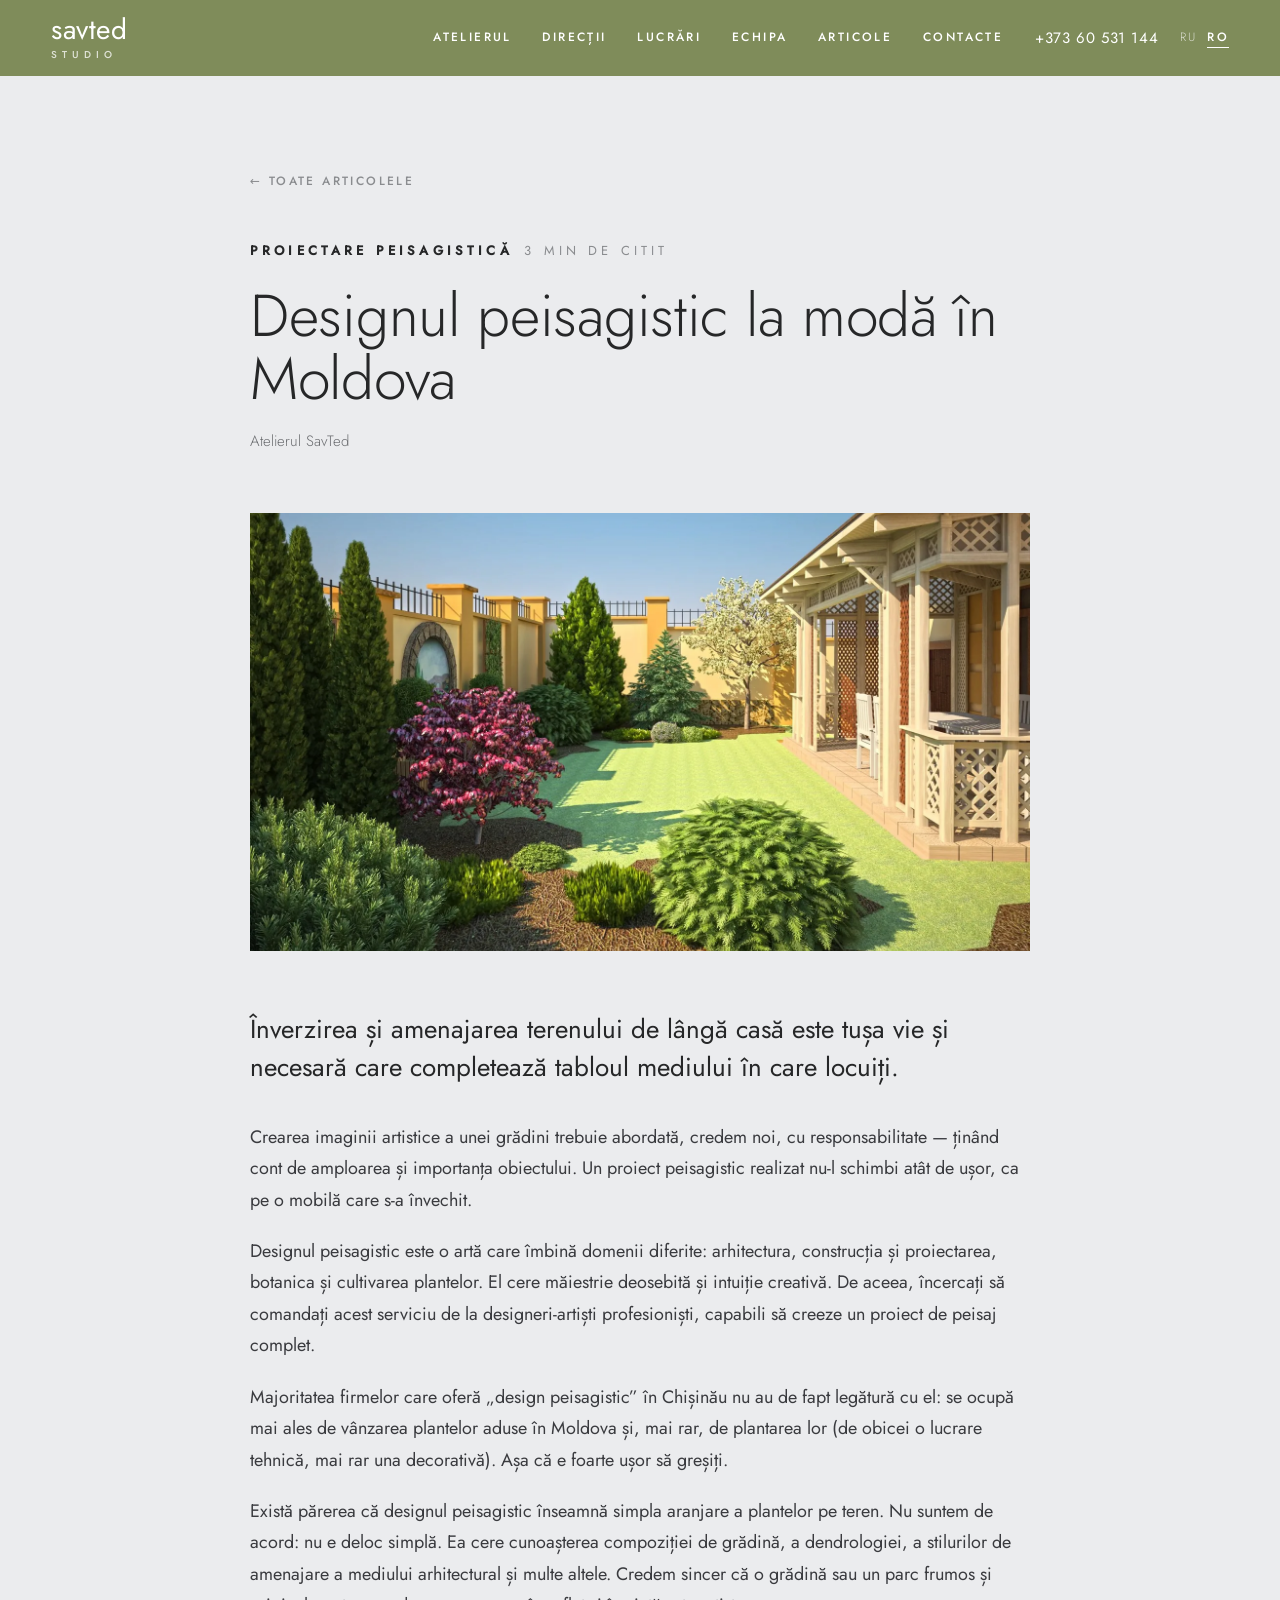
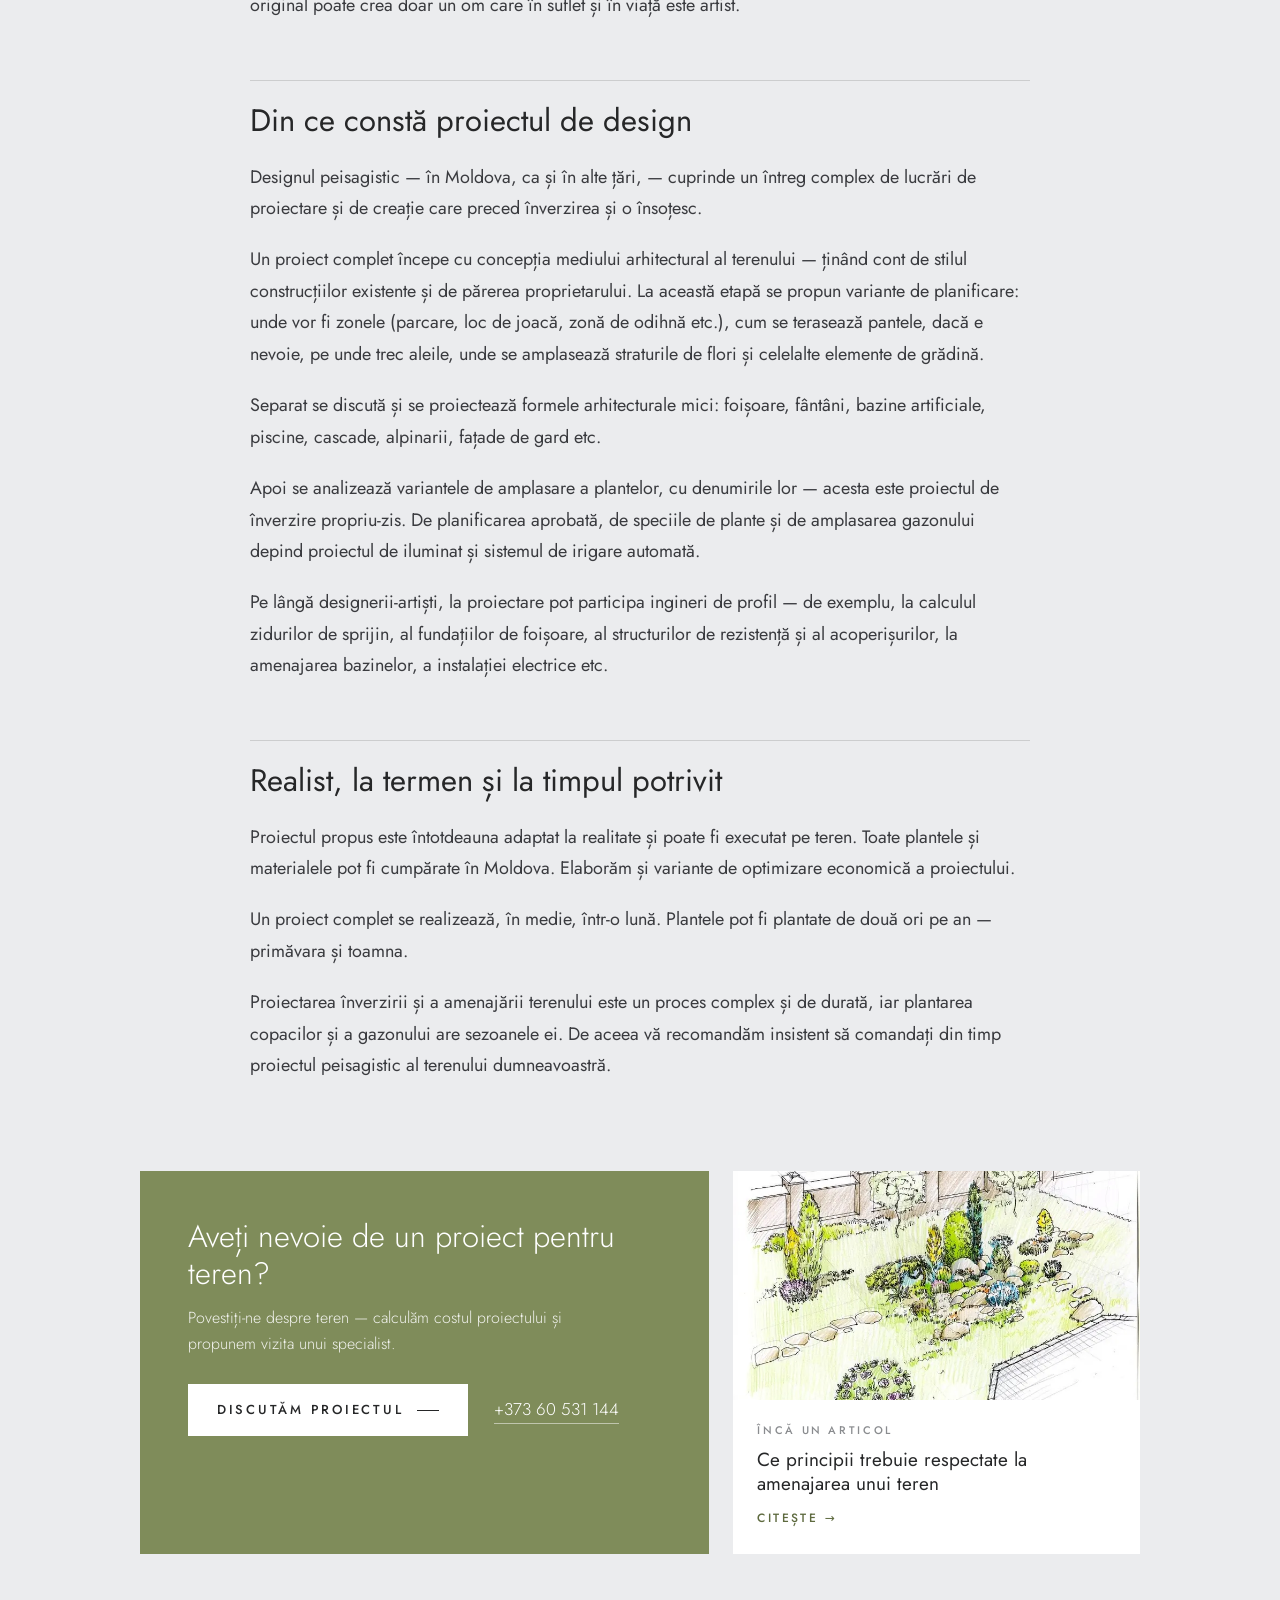
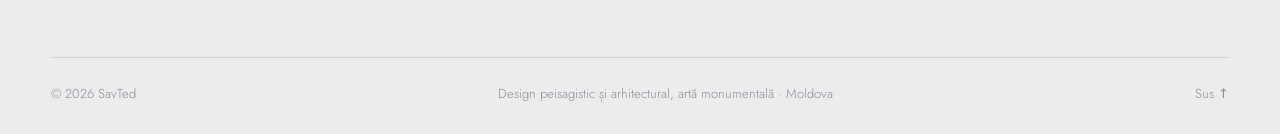
<file: articles/landshaft-trend-ro.html>
<!doctype html>
<html lang="ro">
<head>
<meta charset="utf-8">
<meta name="viewport" content="width=device-width,initial-scale=1">
<meta name="robots" content="noindex, nofollow">
<title>Designul peisagistic la modă în Moldova — SavTed</title>
<meta name="description" content="De ce proiectul peisagistic merită încredințat designerilor-artiști, din ce constă un proiect complet al terenului și de ce trebuie comandat din timp.">
<link rel="canonical" href="https://webonix-md.github.io/savted/articles/landshaft-trend-ro.html">
<link rel="alternate" hreflang="ru" href="https://webonix-md.github.io/savted/articles/landshaft-trend.html">
<link rel="alternate" hreflang="ro" href="https://webonix-md.github.io/savted/articles/landshaft-trend-ro.html">
<link rel="icon" href="../favicon.svg" type="image/svg+xml">
<meta property="og:type" content="article">
<meta property="og:url" content="https://webonix-md.github.io/savted/articles/landshaft-trend-ro.html">
<meta property="og:title" content="Designul peisagistic la modă în Moldova">
<meta property="og:description" content="De ce proiectul peisagistic merită încredințat designerilor-artiști, din ce constă un proiect complet al terenului și de ce trebuie comandat din timp.">
<meta property="og:image" content="https://webonix-md.github.io/savted/img/og/og-square-ro.jpg">
<meta property="og:image:width" content="1200">
<meta property="og:image:height" content="1200">
<link rel="preload" href="../fonts/Jost-Light.woff2" as="font" type="font/woff2" crossorigin>
<link rel="stylesheet" href="../style.css?v=7">
</head>
<body class="page-art" id="top">

<header class="top top--solid">
  <a class="brand" href="../ro.html" aria-label="SavTed — pagina principală">savted<small>studio</small></a>
  <nav class="nav" aria-label="Secțiuni"><a href="../ro.html#about">Atelierul</a><a href="../ro.html#directions">Direcții</a><a href="../ro.html#works">Lucrări</a><a href="../ro.html#team">Echipa</a><a href="../ro.html#articles">Articole</a><a href="../ro.html#contact">Contacte</a></nav>
  <div class="top__right">
    <a class="top__phone" href="tel:+37360531144">+373 60 531 144</a>
    <span class="lang"><a href="landshaft-trend.html" hreflang="ru">RU</a><b>RO</b></span>
    <button class="burger" type="button" aria-label="Meniu" aria-expanded="false"><i></i><i></i></button>
  </div>
</header>

<main class="art">
  <article class="wrap art__wrap">
    <a class="art__back" href="../ro.html#articles">← Toate articolele</a>
    <p class="kicker"><b>Proiectare peisagistică</b> <span>3 min de citit</span></p>
    <h1 class="art__h1">Designul peisagistic la modă în Moldova</h1>
    <p class="art__by">Atelierul SavTed</p>
    <figure class="art__fig art__fig--wide">
      <img src="../img/a/trend-l.webp" alt="Vizualizare 3D a unei grădini cu foișor din lemn" fetchpriority="high">
    </figure>
    <div class="art__body">
      <p class="art__lead">Înverzirea și amenajarea terenului de lângă casă este tușa vie și necesară care completează tabloul mediului în care locuiți.</p>
      <p>Crearea imaginii artistice a unei grădini trebuie abordată, credem noi, cu responsabilitate — ținând cont de amploarea și importanța obiectului. Un proiect peisagistic realizat nu-l schimbi atât de ușor, ca pe o mobilă care s-a învechit.</p>
      <p>Designul peisagistic este o artă care îmbină domenii diferite: arhitectura, construcția și proiectarea, botanica și cultivarea plantelor. El cere măiestrie deosebită și intuiție creativă. De aceea, încercați să comandați acest serviciu de la designeri-artiști profesioniști, capabili să creeze un proiect de peisaj complet.</p>
      <p>Majoritatea firmelor care oferă „design peisagistic” în Chișinău nu au de fapt legătură cu el: se ocupă mai ales de vânzarea plantelor aduse în Moldova și, mai rar, de plantarea lor (de obicei o lucrare tehnică, mai rar una decorativă). Așa că e foarte ușor să greșiți.</p>
      <p>Există părerea că designul peisagistic înseamnă simpla aranjare a plantelor pe teren. Nu suntem de acord: nu e deloc simplă. Ea cere cunoașterea compoziției de grădină, a dendrologiei, a stilurilor de amenajare a mediului arhitectural și multe altele. Credem sincer că o grădină sau un parc frumos și original poate crea doar un om care în suflet și în viață este artist.</p>
      <h2>Din ce constă proiectul de design</h2>
      <p>Designul peisagistic — în Moldova, ca și în alte țări, — cuprinde un întreg complex de lucrări de proiectare și de creație care preced înverzirea și o însoțesc.</p>
      <p>Un proiect complet începe cu concepția mediului arhitectural al terenului — ținând cont de stilul construcțiilor existente și de părerea proprietarului. La această etapă se propun variante de planificare: unde vor fi zonele (parcare, loc de joacă, zonă de odihnă etc.), cum se terasează pantele, dacă e nevoie, pe unde trec aleile, unde se amplasează straturile de flori și celelalte elemente de grădină.</p>
      <p>Separat se discută și se proiectează formele arhitecturale mici: foișoare, fântâni, bazine artificiale, piscine, cascade, alpinarii, fațade de gard etc.</p>
      <p>Apoi se analizează variantele de amplasare a plantelor, cu denumirile lor — acesta este proiectul de înverzire propriu-zis. De planificarea aprobată, de speciile de plante și de amplasarea gazonului depind proiectul de iluminat și sistemul de irigare automată.</p>
      <p>Pe lângă designerii-artiști, la proiectare pot participa ingineri de profil — de exemplu, la calculul zidurilor de sprijin, al fundațiilor de foișoare, al structurilor de rezistență și al acoperișurilor, la amenajarea bazinelor, a instalației electrice etc.</p>
      <h2>Realist, la termen și la timpul potrivit</h2>
      <p>Proiectul propus este întotdeauna adaptat la realitate și poate fi executat pe teren. Toate plantele și materialele pot fi cumpărate în Moldova. Elaborăm și variante de optimizare economică a proiectului.</p>
      <p>Un proiect complet se realizează, în medie, într-o lună. Plantele pot fi plantate de două ori pe an — primăvara și toamna.</p>
      <p>Proiectarea înverzirii și a amenajării terenului este un proces complex și de durată, iar plantarea copacilor și a gazonului are sezoanele ei. De aceea vă recomandăm insistent să comandați din timp proiectul peisagistic al terenului dumneavoastră.</p>
    </div>
  </article>

  <aside class="wrap art__after">
    <div class="art__cta">
      <h2>Aveți nevoie de un proiect pentru teren?</h2>
      <p>Povestiți-ne despre teren — calculăm costul proiectului și propunem vizita unui specialist.</p>
      <div class="art__cta-btns">
        <a class="btn btn--light" href="../ro.html#contact">Discutăm proiectul</a>
        <a class="art__tel" href="tel:+37360531144">+373 60 531 144</a>
      </div>
    </div>
    <a class="art__next" href="principy-uchastka-ro.html">
      <img src="../img/a/principy-s.webp" alt="">
      <span><i>Încă un articol</i><b>Ce principii trebuie respectate la amenajarea unui teren</b><em>Citește →</em></span>
    </a>
  </aside>
</main>

<footer class="foot foot--art wrap">
  <span>© 2026 SavTed</span>
  <span>Design peisagistic și arhitectural, artă monumentală · Moldova</span>
  <a href="#top">Sus ↑</a>
</footer>

<script>
(() => {
  const b = document.querySelector('.burger');
  b.addEventListener('click', () => b.setAttribute('aria-expanded', document.body.classList.toggle('menu-open')));
  document.querySelectorAll('.nav a').forEach(a => a.addEventListener('click', () => document.body.classList.remove('menu-open')));
})();
</script>
</body>
</html>
</file>
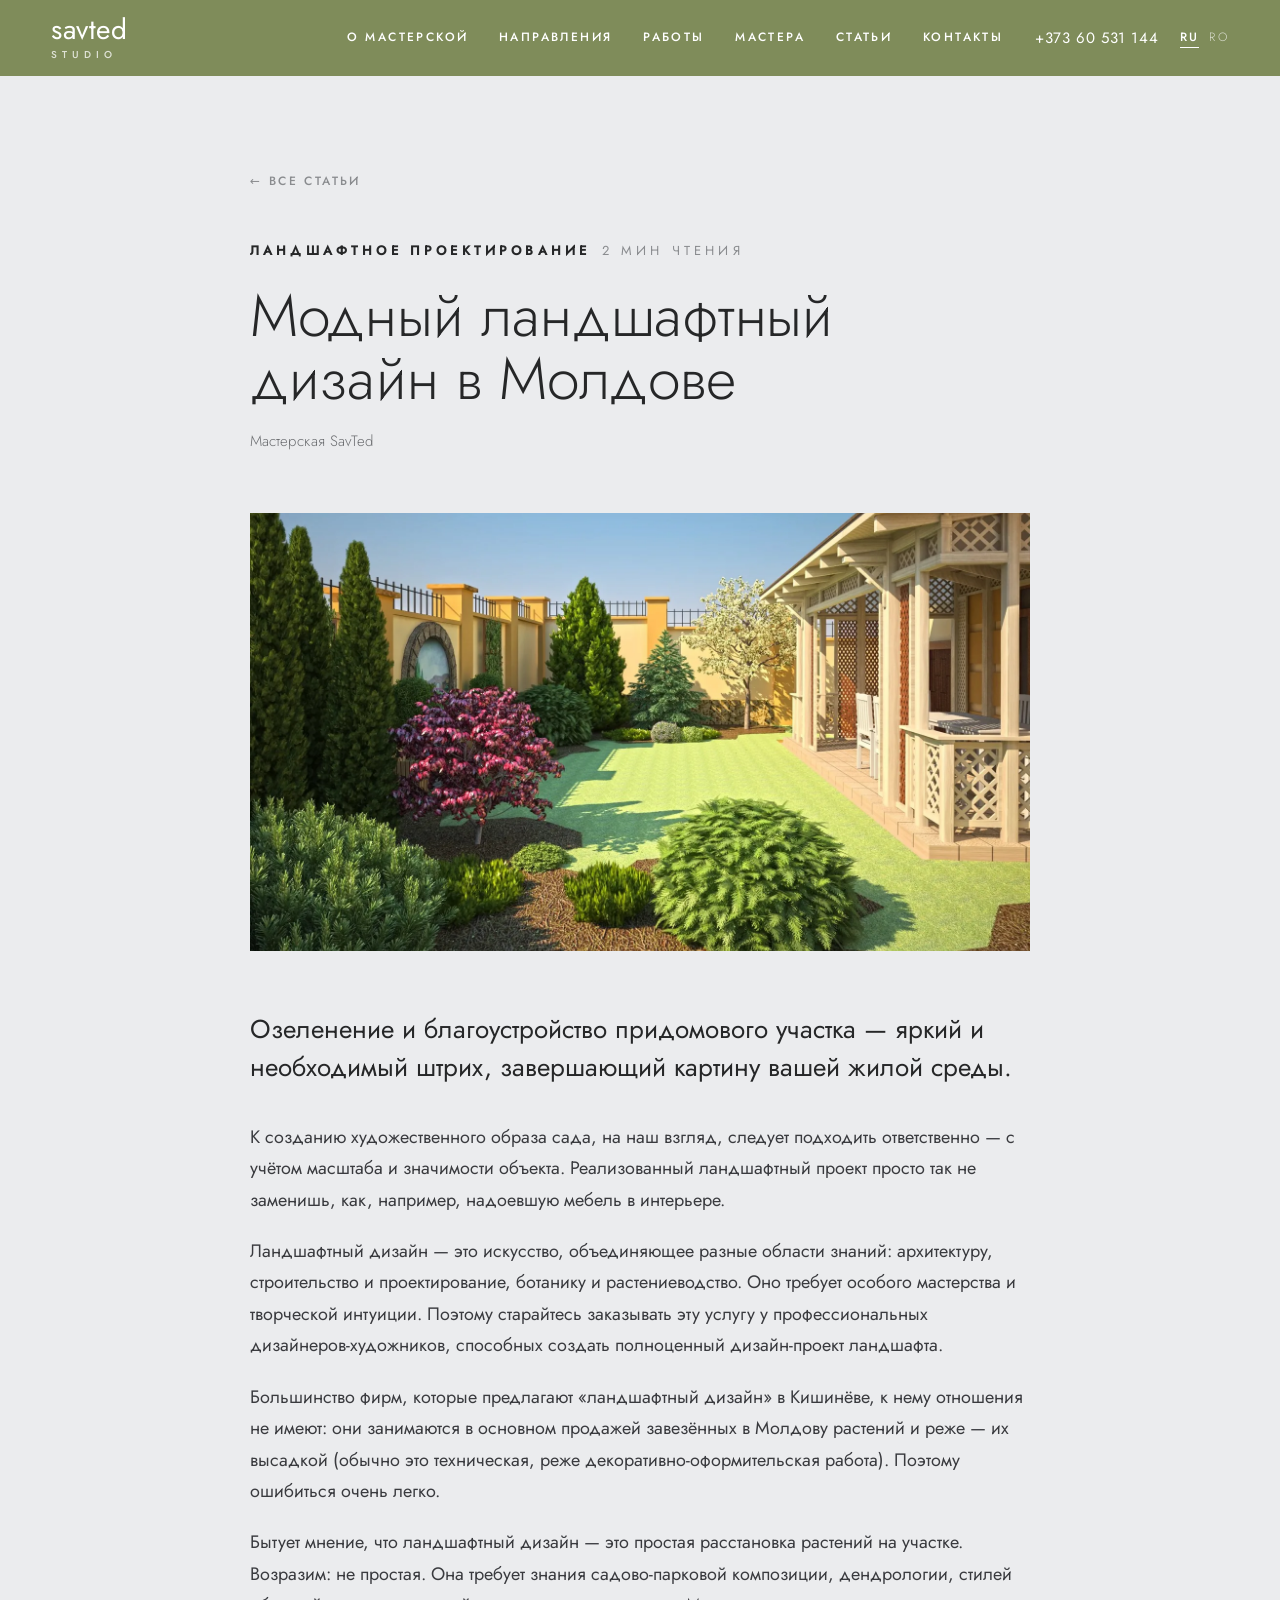
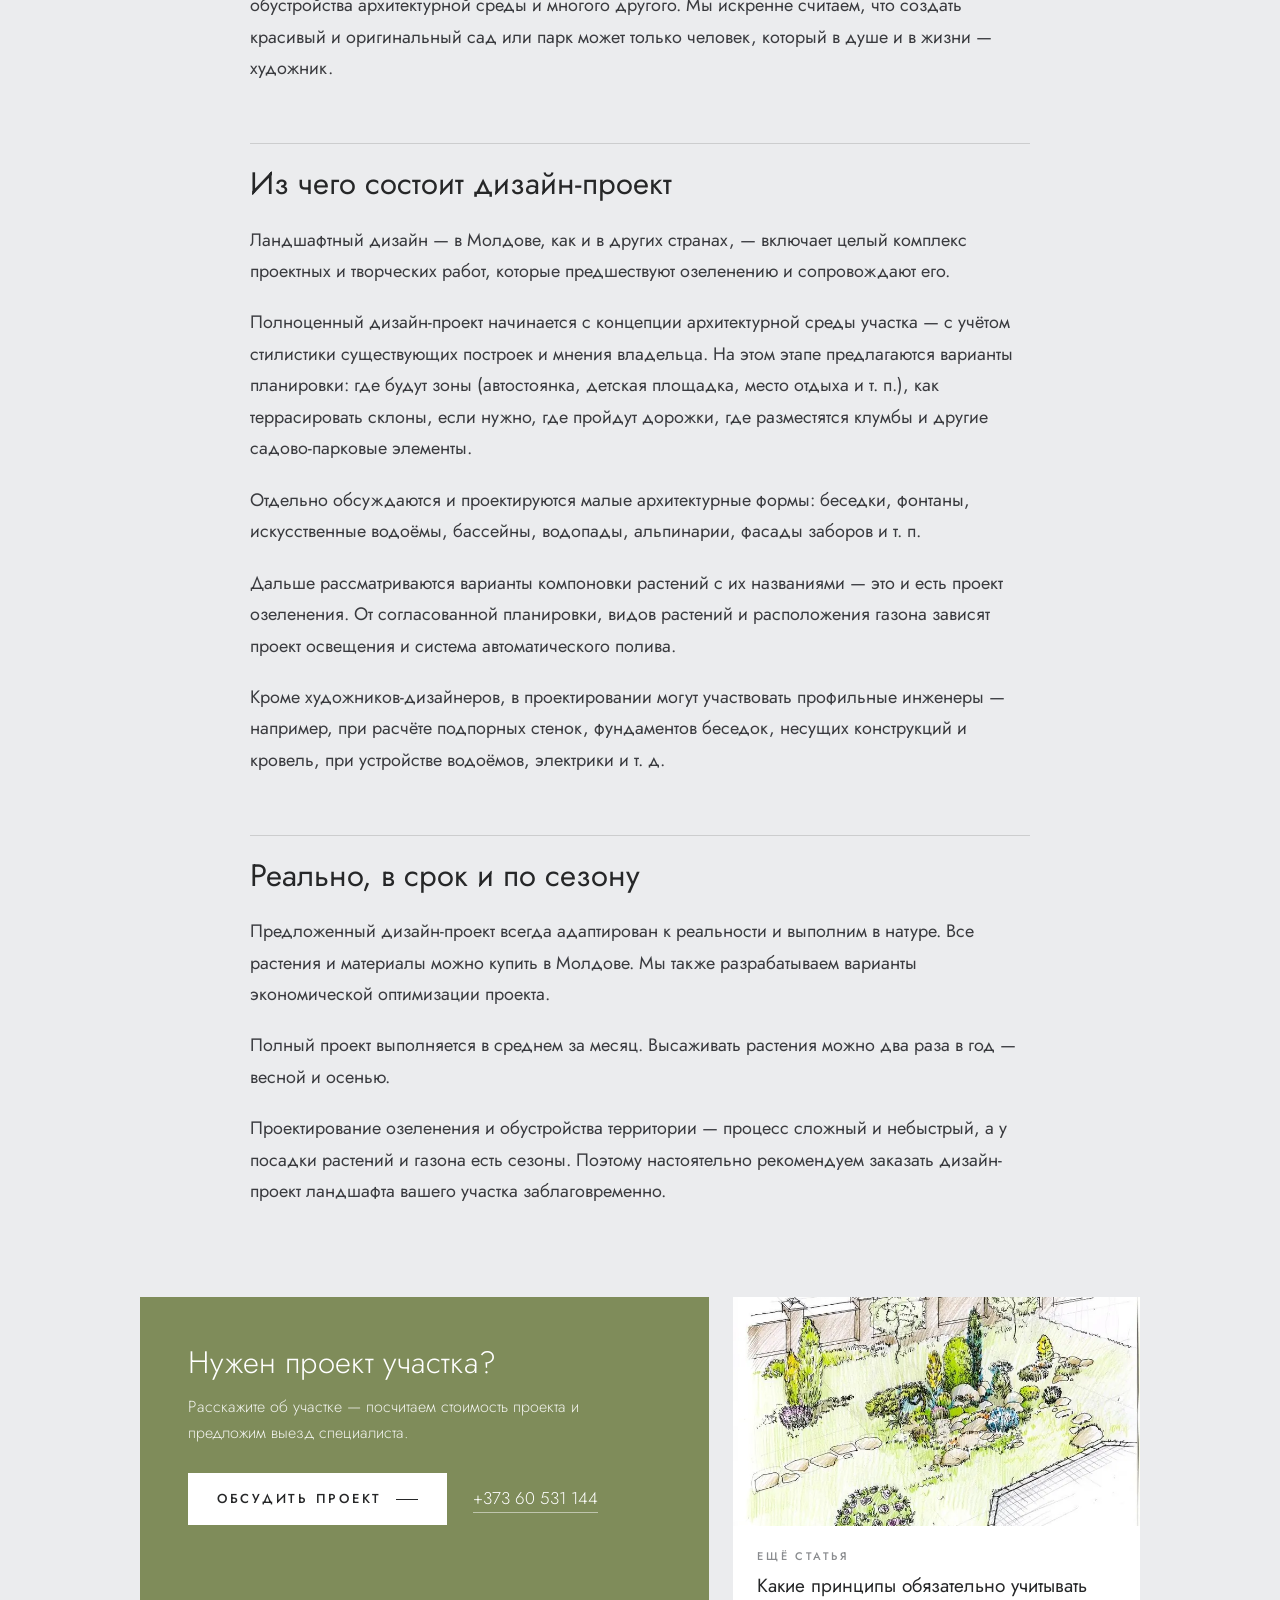
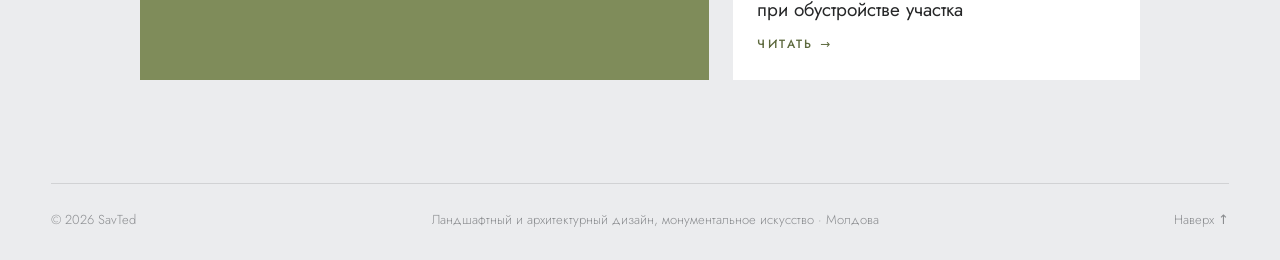
<file: articles/landshaft-trend.html>
<!doctype html>
<html lang="ru">
<head>
<meta charset="utf-8">
<meta name="viewport" content="width=device-width,initial-scale=1">
<meta name="robots" content="noindex, nofollow">
<title>Модный ландшафтный дизайн в Молдове — SavTed</title>
<meta name="description" content="Почему ландшафтный проект стоит доверить художникам-дизайнерам, из чего состоит полноценный дизайн-проект участка и почему заказывать его нужно заранее.">
<link rel="canonical" href="https://webonix-md.github.io/savted/articles/landshaft-trend.html">
<link rel="alternate" hreflang="ru" href="https://webonix-md.github.io/savted/articles/landshaft-trend.html">
<link rel="alternate" hreflang="ro" href="https://webonix-md.github.io/savted/articles/landshaft-trend-ro.html">
<link rel="icon" href="../favicon.svg" type="image/svg+xml">
<meta property="og:type" content="article">
<meta property="og:url" content="https://webonix-md.github.io/savted/articles/landshaft-trend.html">
<meta property="og:title" content="Модный ландшафтный дизайн в Молдове">
<meta property="og:description" content="Почему ландшафтный проект стоит доверить художникам-дизайнерам, из чего состоит полноценный дизайн-проект участка и почему заказывать его нужно заранее.">
<meta property="og:image" content="https://webonix-md.github.io/savted/img/og/og-square-ru.jpg">
<meta property="og:image:width" content="1200">
<meta property="og:image:height" content="1200">
<link rel="preload" href="../fonts/Jost-Light.woff2" as="font" type="font/woff2" crossorigin>
<link rel="stylesheet" href="../style.css?v=7">
</head>
<body class="page-art" id="top">

<header class="top top--solid">
  <a class="brand" href="../index.html" aria-label="SavTed — на главную">savted<small>studio</small></a>
  <nav class="nav" aria-label="Разделы"><a href="../index.html#about">О мастерской</a><a href="../index.html#directions">Направления</a><a href="../index.html#works">Работы</a><a href="../index.html#team">Мастера</a><a href="../index.html#articles">Статьи</a><a href="../index.html#contact">Контакты</a></nav>
  <div class="top__right">
    <a class="top__phone" href="tel:+37360531144">+373 60 531 144</a>
    <span class="lang"><b>RU</b><a href="landshaft-trend-ro.html" hreflang="ro">RO</a></span>
    <button class="burger" type="button" aria-label="Меню" aria-expanded="false"><i></i><i></i></button>
  </div>
</header>

<main class="art">
  <article class="wrap art__wrap">
    <a class="art__back" href="../index.html#articles">← Все статьи</a>
    <p class="kicker"><b>Ландшафтное проектирование</b> <span>2 мин чтения</span></p>
    <h1 class="art__h1">Модный ландшафтный дизайн в Молдове</h1>
    <p class="art__by">Мастерская SavTed</p>
    <figure class="art__fig art__fig--wide">
      <img src="../img/a/trend-l.webp" alt="3D-визуализация сада с деревянной беседкой" fetchpriority="high">
    </figure>
    <div class="art__body">
      <p class="art__lead">Озеленение и благоустройство придомового участка — яркий и необходимый штрих, завершающий картину вашей жилой среды.</p>
      <p>К созданию художественного образа сада, на наш взгляд, следует подходить ответственно — с учётом масштаба и значимости объекта. Реализованный ландшафтный проект просто так не заменишь, как, например, надоевшую мебель в интерьере.</p>
      <p>Ландшафтный дизайн — это искусство, объединяющее разные области знаний: архитектуру, строительство и проектирование, ботанику и растениеводство. Оно требует особого мастерства и творческой интуиции. Поэтому старайтесь заказывать эту услугу у профессиональных дизайнеров-художников, способных создать полноценный дизайн-проект ландшафта.</p>
      <p>Большинство фирм, которые предлагают «ландшафтный дизайн» в Кишинёве, к нему отношения не имеют: они занимаются в основном продажей завезённых в Молдову растений и реже — их высадкой (обычно это техническая, реже декоративно-оформительская работа). Поэтому ошибиться очень легко.</p>
      <p>Бытует мнение, что ландшафтный дизайн — это простая расстановка растений на участке. Возразим: не простая. Она требует знания садово-парковой композиции, дендрологии, стилей обустройства архитектурной среды и многого другого. Мы искренне считаем, что создать красивый и оригинальный сад или парк может только человек, который в душе и в жизни — художник.</p>
      <h2>Из чего состоит дизайн-проект</h2>
      <p>Ландшафтный дизайн — в Молдове, как и в других странах, — включает целый комплекс проектных и творческих работ, которые предшествуют озеленению и сопровождают его.</p>
      <p>Полноценный дизайн-проект начинается с концепции архитектурной среды участка — с учётом стилистики существующих построек и мнения владельца. На этом этапе предлагаются варианты планировки: где будут зоны (автостоянка, детская площадка, место отдыха и т. п.), как террасировать склоны, если нужно, где пройдут дорожки, где разместятся клумбы и другие садово-парковые элементы.</p>
      <p>Отдельно обсуждаются и проектируются малые архитектурные формы: беседки, фонтаны, искусственные водоёмы, бассейны, водопады, альпинарии, фасады заборов и т. п.</p>
      <p>Дальше рассматриваются варианты компоновки растений с их названиями — это и есть проект озеленения. От согласованной планировки, видов растений и расположения газона зависят проект освещения и система автоматического полива.</p>
      <p>Кроме художников-дизайнеров, в проектировании могут участвовать профильные инженеры — например, при расчёте подпорных стенок, фундаментов беседок, несущих конструкций и кровель, при устройстве водоёмов, электрики и т. д.</p>
      <h2>Реально, в срок и по сезону</h2>
      <p>Предложенный дизайн-проект всегда адаптирован к реальности и выполним в натуре. Все растения и материалы можно купить в Молдове. Мы также разрабатываем варианты экономической оптимизации проекта.</p>
      <p>Полный проект выполняется в среднем за месяц. Высаживать растения можно два раза в год — весной и осенью.</p>
      <p>Проектирование озеленения и обустройства территории — процесс сложный и небыстрый, а у посадки растений и газона есть сезоны. Поэтому настоятельно рекомендуем заказать дизайн-проект ландшафта вашего участка заблаговременно.</p>
    </div>
  </article>

  <aside class="wrap art__after">
    <div class="art__cta">
      <h2>Нужен проект участка?</h2>
      <p>Расскажите об участке — посчитаем стоимость проекта и предложим выезд специалиста.</p>
      <div class="art__cta-btns">
        <a class="btn btn--light" href="../index.html#contact">Обсудить проект</a>
        <a class="art__tel" href="tel:+37360531144">+373 60 531 144</a>
      </div>
    </div>
    <a class="art__next" href="principy-uchastka.html">
      <img src="../img/a/principy-s.webp" alt="">
      <span><i>Ещё статья</i><b>Какие принципы обязательно учитывать при обустройстве участка</b><em>Читать →</em></span>
    </a>
  </aside>
</main>

<footer class="foot foot--art wrap">
  <span>© 2026 SavTed</span>
  <span>Ландшафтный и архитектурный дизайн, монументальное искусство · Молдова</span>
  <a href="#top">Наверх ↑</a>
</footer>

<script>
(() => {
  const b = document.querySelector('.burger');
  b.addEventListener('click', () => b.setAttribute('aria-expanded', document.body.classList.toggle('menu-open')));
  document.querySelectorAll('.nav a').forEach(a => a.addEventListener('click', () => document.body.classList.remove('menu-open')));
})();
</script>
</body>
</html>
</file>
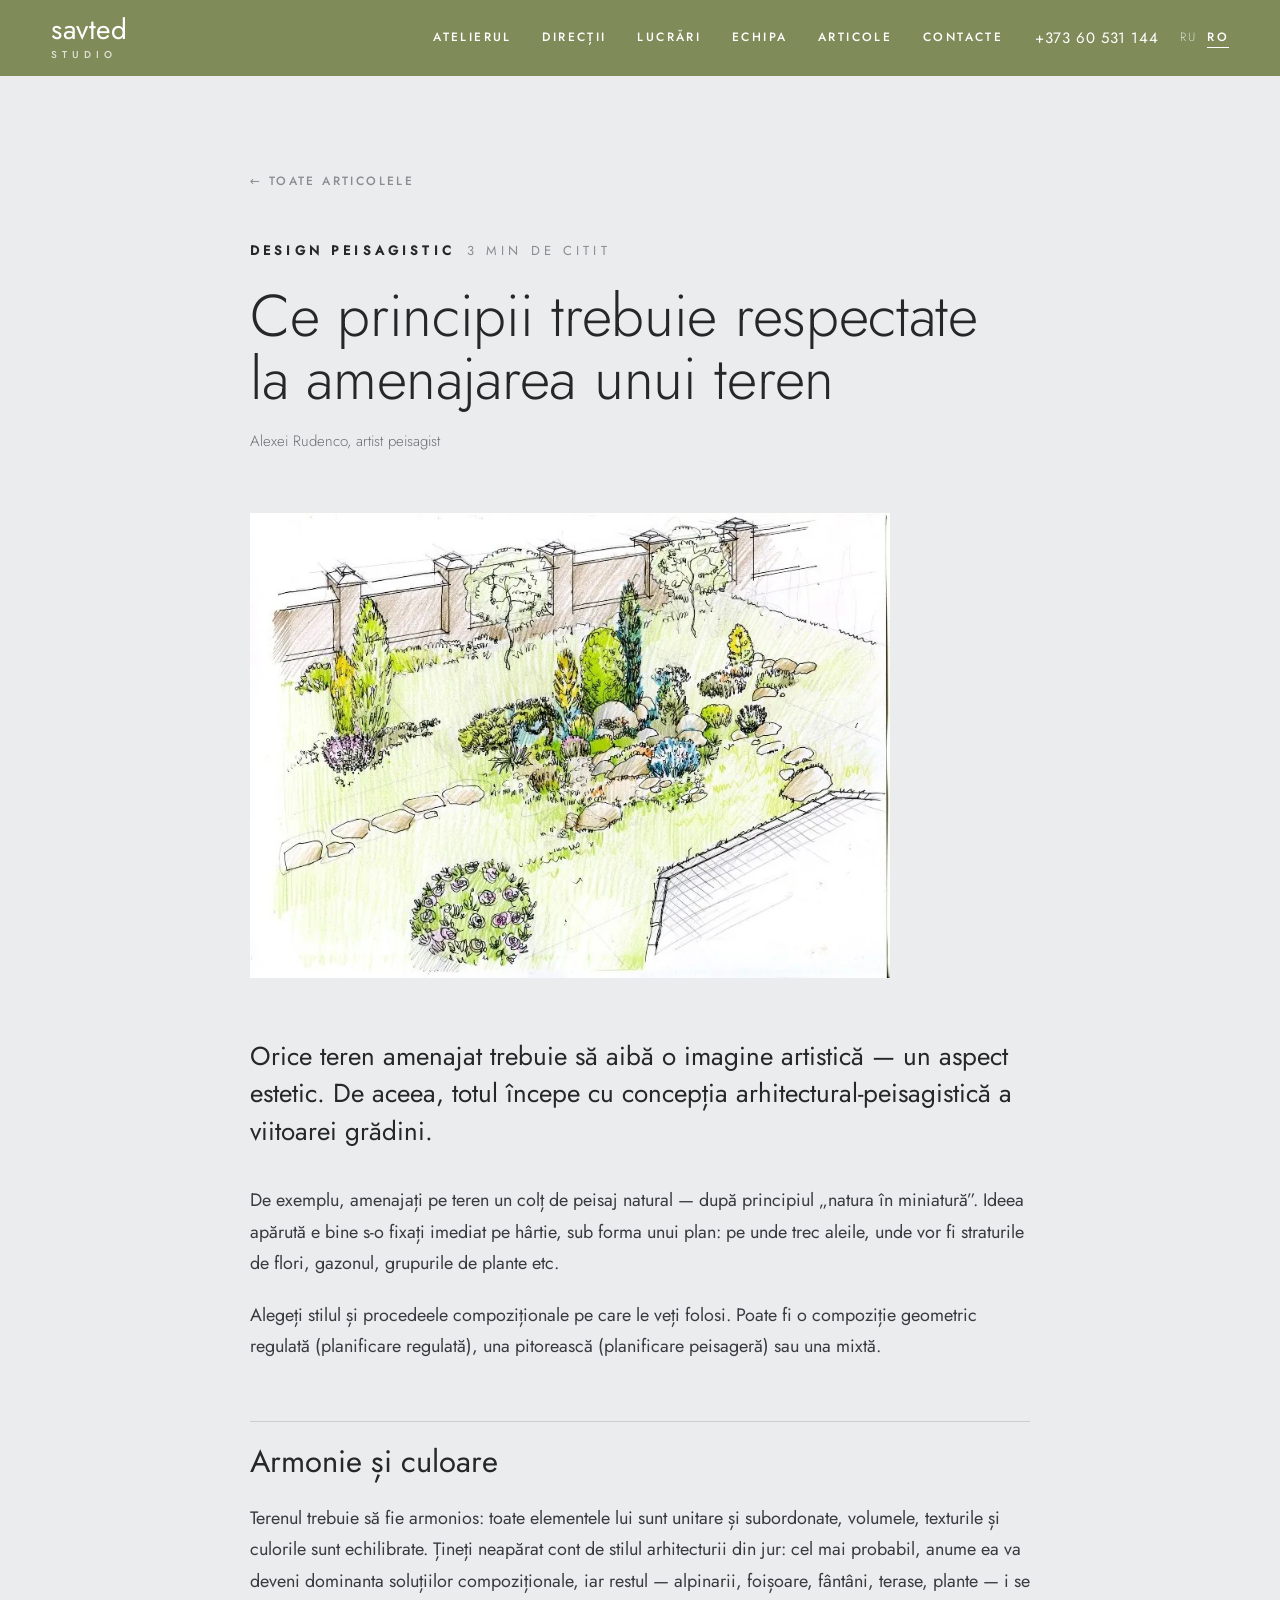
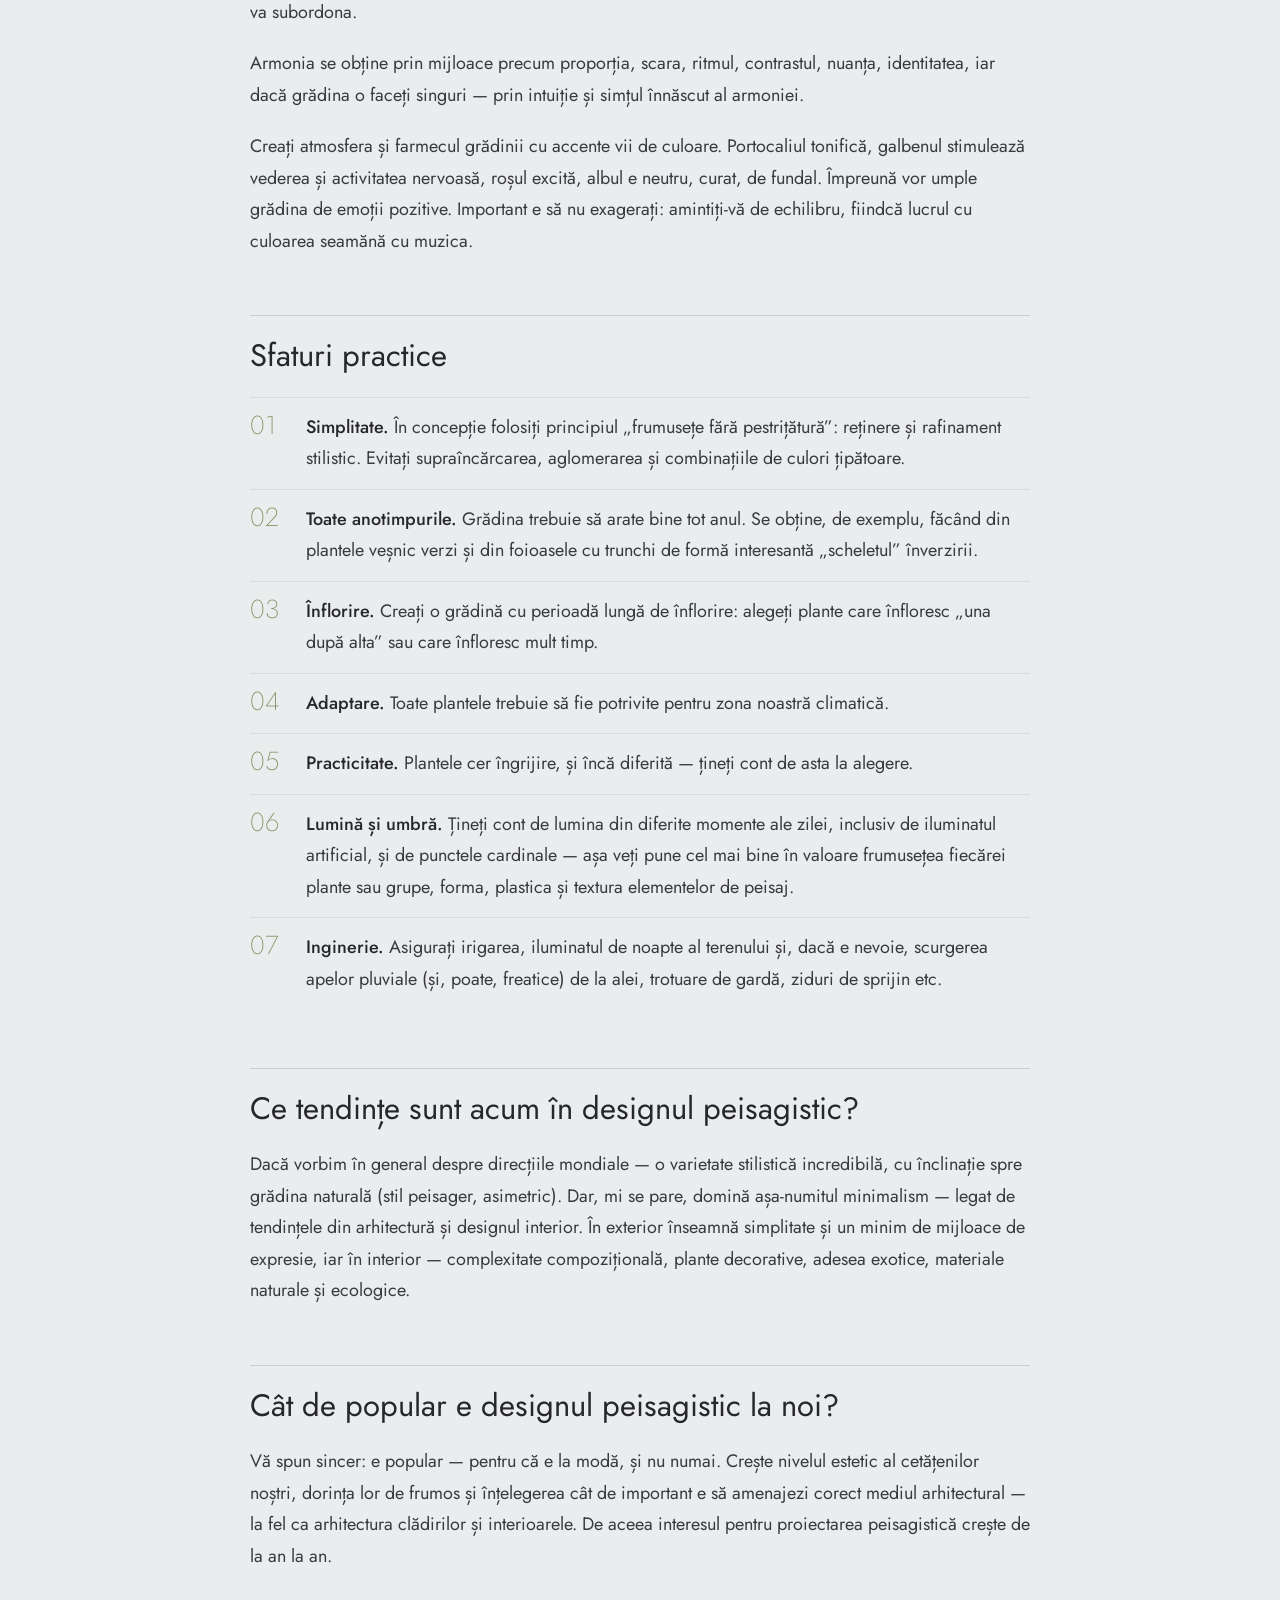
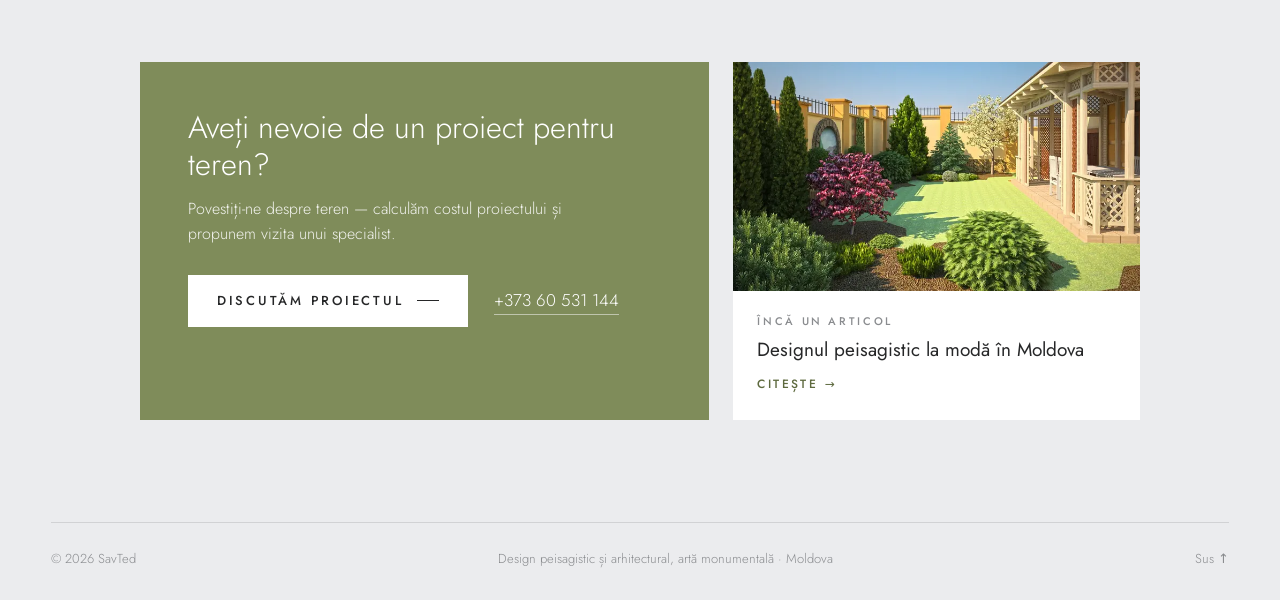
<file: articles/principy-uchastka-ro.html>
<!doctype html>
<html lang="ro">
<head>
<meta charset="utf-8">
<meta name="viewport" content="width=device-width,initial-scale=1">
<meta name="robots" content="noindex, nofollow">
<title>Ce principii trebuie respectate la amenajarea unui teren — SavTed</title>
<meta name="description" content="Artistul peisagist Alexei Rudenco — despre concepția și stilul grădinii, armonie, culoare, reguli practice și ce e la modă acum în designul peisagistic.">
<link rel="canonical" href="https://webonix-md.github.io/savted/articles/principy-uchastka-ro.html">
<link rel="alternate" hreflang="ru" href="https://webonix-md.github.io/savted/articles/principy-uchastka.html">
<link rel="alternate" hreflang="ro" href="https://webonix-md.github.io/savted/articles/principy-uchastka-ro.html">
<link rel="icon" href="../favicon.svg" type="image/svg+xml">
<meta property="og:type" content="article">
<meta property="og:url" content="https://webonix-md.github.io/savted/articles/principy-uchastka-ro.html">
<meta property="og:title" content="Ce principii trebuie respectate la amenajarea unui teren">
<meta property="og:description" content="Artistul peisagist Alexei Rudenco — despre concepția și stilul grădinii, armonie, culoare, reguli practice și ce e la modă acum în designul peisagistic.">
<meta property="og:image" content="https://webonix-md.github.io/savted/img/og/og-square-ro.jpg">
<meta property="og:image:width" content="1200">
<meta property="og:image:height" content="1200">
<link rel="preload" href="../fonts/Jost-Light.woff2" as="font" type="font/woff2" crossorigin>
<link rel="stylesheet" href="../style.css?v=7">
</head>
<body class="page-art" id="top">

<header class="top top--solid">
  <a class="brand" href="../ro.html" aria-label="SavTed — pagina principală">savted<small>studio</small></a>
  <nav class="nav" aria-label="Secțiuni"><a href="../ro.html#about">Atelierul</a><a href="../ro.html#directions">Direcții</a><a href="../ro.html#works">Lucrări</a><a href="../ro.html#team">Echipa</a><a href="../ro.html#articles">Articole</a><a href="../ro.html#contact">Contacte</a></nav>
  <div class="top__right">
    <a class="top__phone" href="tel:+37360531144">+373 60 531 144</a>
    <span class="lang"><a href="principy-uchastka.html" hreflang="ru">RU</a><b>RO</b></span>
    <button class="burger" type="button" aria-label="Meniu" aria-expanded="false"><i></i><i></i></button>
  </div>
</header>

<main class="art">
  <article class="wrap art__wrap">
    <a class="art__back" href="../ro.html#articles">← Toate articolele</a>
    <p class="kicker"><b>Design peisagistic</b> <span>3 min de citit</span></p>
    <h1 class="art__h1">Ce principii trebuie respectate la amenajarea unui teren</h1>
    <p class="art__by">Alexei Rudenco, artist peisagist</p>
    <figure class="art__fig">
      <img src="../img/a/principy-l.webp" alt="Schiță de mână a unei grădini: alei, straturi de flori, alpinariu" fetchpriority="high">
    </figure>
    <div class="art__body">
      <p class="art__lead">Orice teren amenajat trebuie să aibă o imagine artistică — un aspect estetic. De aceea, totul începe cu concepția arhitectural-peisagistică a viitoarei grădini.</p>
      <p>De exemplu, amenajați pe teren un colț de peisaj natural — după principiul „natura în miniatură”. Ideea apărută e bine s-o fixați imediat pe hârtie, sub forma unui plan: pe unde trec aleile, unde vor fi straturile de flori, gazonul, grupurile de plante etc.</p>
      <p>Alegeți stilul și procedeele compoziționale pe care le veți folosi. Poate fi o compoziție geometric regulată (planificare regulată), una pitorească (planificare peisageră) sau una mixtă.</p>
      <h2>Armonie și culoare</h2>
      <p>Terenul trebuie să fie armonios: toate elementele lui sunt unitare și subordonate, volumele, texturile și culorile sunt echilibrate. Țineți neapărat cont de stilul arhitecturii din jur: cel mai probabil, anume ea va deveni dominanta soluțiilor compoziționale, iar restul — alpinarii, foișoare, fântâni, terase, plante — i se va subordona.</p>
      <p>Armonia se obține prin mijloace precum proporția, scara, ritmul, contrastul, nuanța, identitatea, iar dacă grădina o faceți singuri — prin intuiție și simțul înnăscut al armoniei.</p>
      <p>Creați atmosfera și farmecul grădinii cu accente vii de culoare. Portocaliul tonifică, galbenul stimulează vederea și activitatea nervoasă, roșul excită, albul e neutru, curat, de fundal. Împreună vor umple grădina de emoții pozitive. Important e să nu exagerați: amintiți-vă de echilibru, fiindcă lucrul cu culoarea seamănă cu muzica.</p>
      <h2>Sfaturi practice</h2>
      <ul><li><b>Simplitate.</b> În concepție folosiți principiul „frumusețe fără pestrițătură”: reținere și rafinament stilistic. Evitați supraîncărcarea, aglomerarea și combinațiile de culori țipătoare.</li><li><b>Toate anotimpurile.</b> Grădina trebuie să arate bine tot anul. Se obține, de exemplu, făcând din plantele veșnic verzi și din foioasele cu trunchi de formă interesantă „scheletul” înverzirii.</li><li><b>Înflorire.</b> Creați o grădină cu perioadă lungă de înflorire: alegeți plante care înfloresc „una după alta” sau care înfloresc mult timp.</li><li><b>Adaptare.</b> Toate plantele trebuie să fie potrivite pentru zona noastră climatică.</li><li><b>Practicitate.</b> Plantele cer îngrijire, și încă diferită — țineți cont de asta la alegere.</li><li><b>Lumină și umbră.</b> Țineți cont de lumina din diferite momente ale zilei, inclusiv de iluminatul artificial, și de punctele cardinale — așa veți pune cel mai bine în valoare frumusețea fiecărei plante sau grupe, forma, plastica și textura elementelor de peisaj.</li><li><b>Inginerie.</b> Asigurați irigarea, iluminatul de noapte al terenului și, dacă e nevoie, scurgerea apelor pluviale (și, poate, freatice) de la alei, trotuare de gardă, ziduri de sprijin etc.</li></ul>
      <h2>Ce tendințe sunt acum în designul peisagistic?</h2>
      <p>Dacă vorbim în general despre direcțiile mondiale — o varietate stilistică incredibilă, cu înclinație spre grădina naturală (stil peisager, asimetric). Dar, mi se pare, domină așa-numitul minimalism — legat de tendințele din arhitectură și designul interior. În exterior înseamnă simplitate și un minim de mijloace de expresie, iar în interior — complexitate compozițională, plante decorative, adesea exotice, materiale naturale și ecologice.</p>
      <h2>Cât de popular e designul peisagistic la noi?</h2>
      <p>Vă spun sincer: e popular — pentru că e la modă, și nu numai. Crește nivelul estetic al cetățenilor noștri, dorința lor de frumos și înțelegerea cât de important e să amenajezi corect mediul arhitectural — la fel ca arhitectura clădirilor și interioarele. De aceea interesul pentru proiectarea peisagistică crește de la an la an.</p>
    </div>
  </article>

  <aside class="wrap art__after">
    <div class="art__cta">
      <h2>Aveți nevoie de un proiect pentru teren?</h2>
      <p>Povestiți-ne despre teren — calculăm costul proiectului și propunem vizita unui specialist.</p>
      <div class="art__cta-btns">
        <a class="btn btn--light" href="../ro.html#contact">Discutăm proiectul</a>
        <a class="art__tel" href="tel:+37360531144">+373 60 531 144</a>
      </div>
    </div>
    <a class="art__next" href="landshaft-trend-ro.html">
      <img src="../img/a/trend-s.webp" alt="">
      <span><i>Încă un articol</i><b>Designul peisagistic la modă în Moldova</b><em>Citește →</em></span>
    </a>
  </aside>
</main>

<footer class="foot foot--art wrap">
  <span>© 2026 SavTed</span>
  <span>Design peisagistic și arhitectural, artă monumentală · Moldova</span>
  <a href="#top">Sus ↑</a>
</footer>

<script>
(() => {
  const b = document.querySelector('.burger');
  b.addEventListener('click', () => b.setAttribute('aria-expanded', document.body.classList.toggle('menu-open')));
  document.querySelectorAll('.nav a').forEach(a => a.addEventListener('click', () => document.body.classList.remove('menu-open')));
})();
</script>
</body>
</html>
</file>
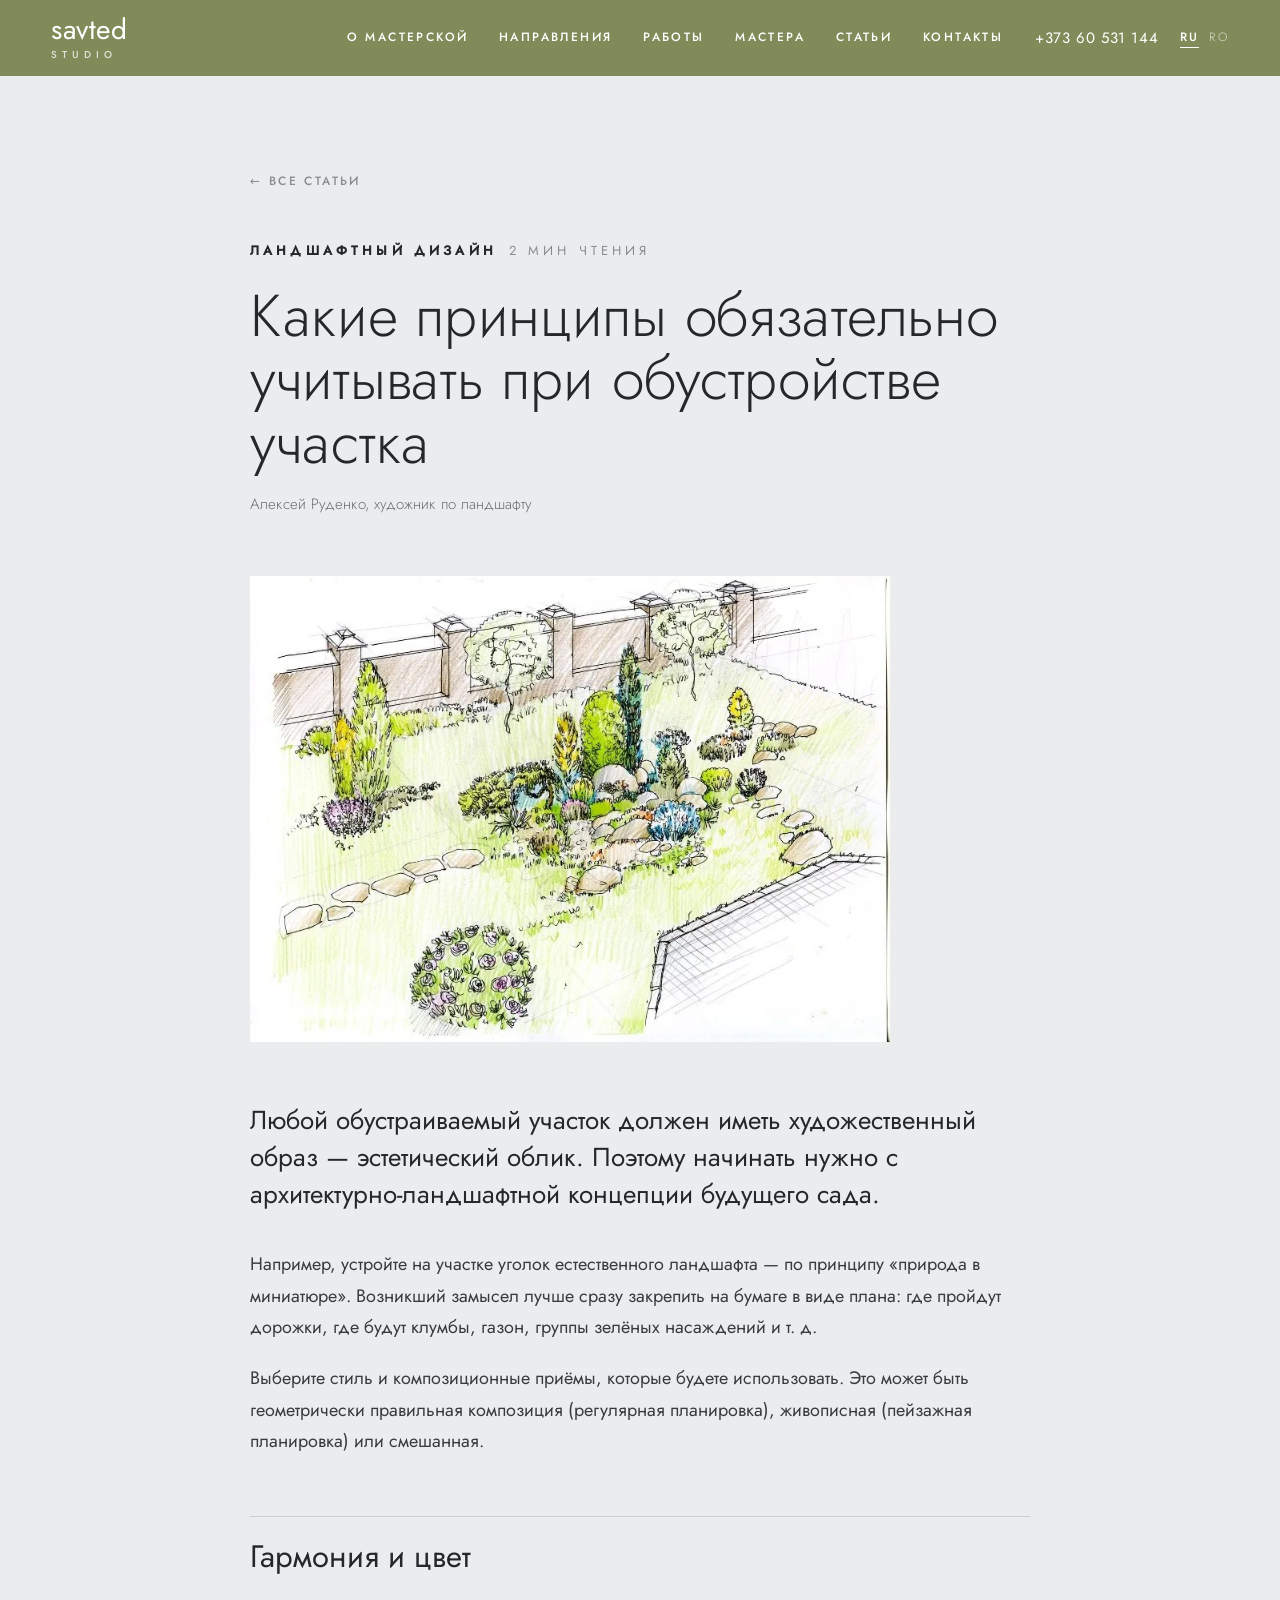
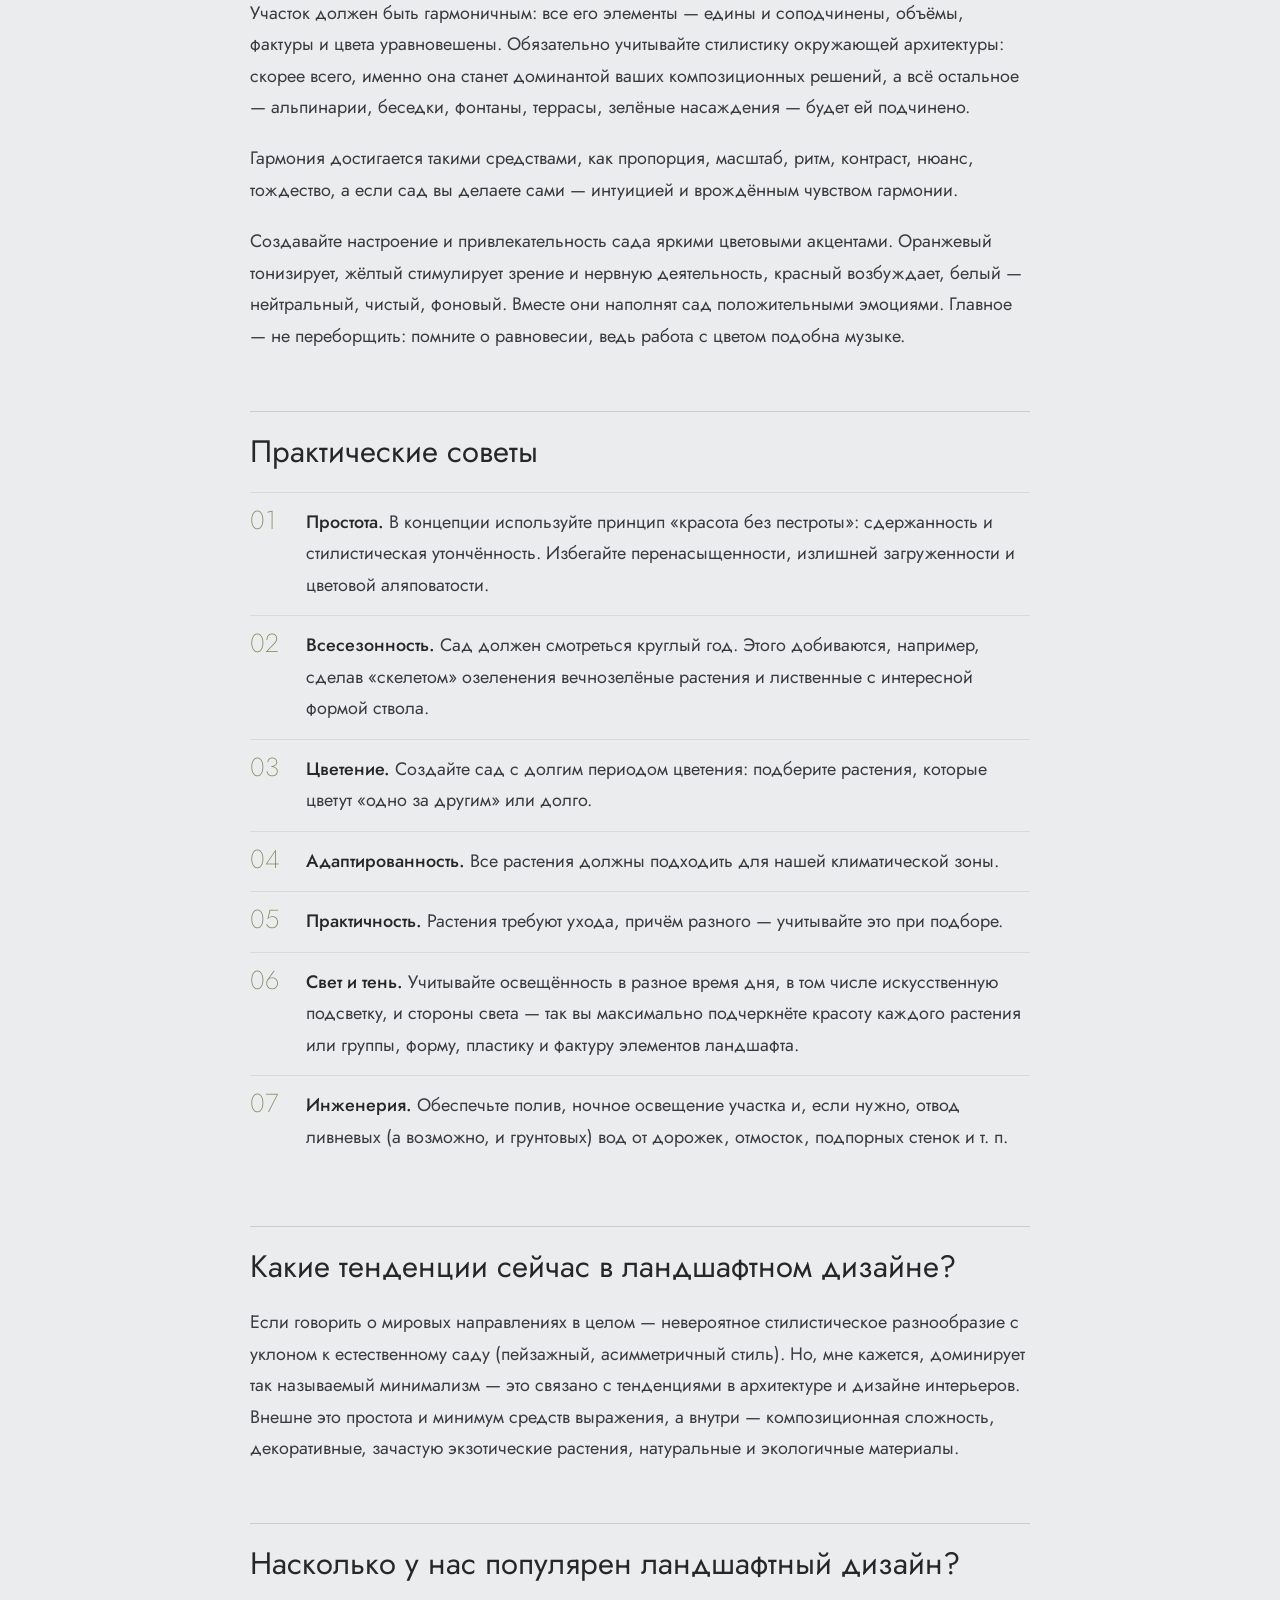
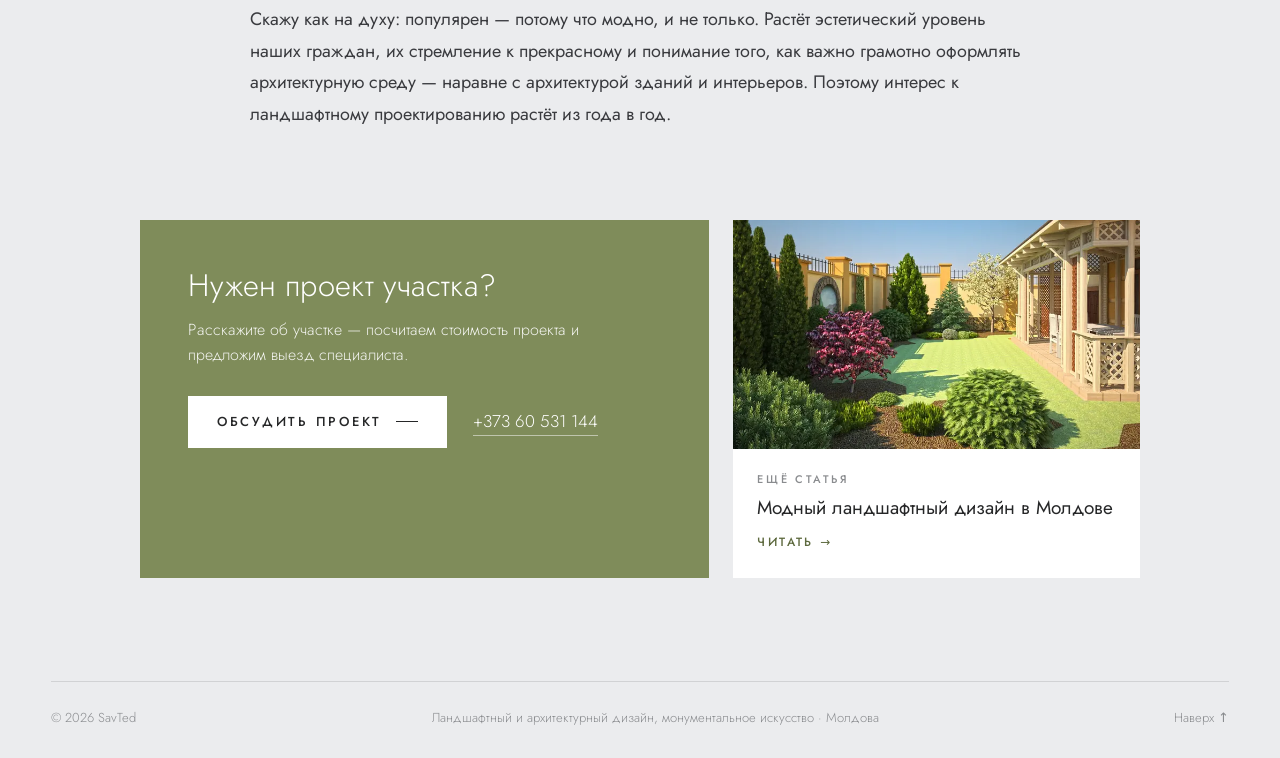
<file: articles/principy-uchastka.html>
<!doctype html>
<html lang="ru">
<head>
<meta charset="utf-8">
<meta name="viewport" content="width=device-width,initial-scale=1">
<meta name="robots" content="noindex, nofollow">
<title>Какие принципы обязательно учитывать при обустройстве участка — SavTed</title>
<meta name="description" content="Художник по ландшафту Алексей Руденко — о концепции и стиле сада, гармонии, цвете, практических правилах и о том, что сейчас модно в ландшафтном дизайне.">
<link rel="canonical" href="https://webonix-md.github.io/savted/articles/principy-uchastka.html">
<link rel="alternate" hreflang="ru" href="https://webonix-md.github.io/savted/articles/principy-uchastka.html">
<link rel="alternate" hreflang="ro" href="https://webonix-md.github.io/savted/articles/principy-uchastka-ro.html">
<link rel="icon" href="../favicon.svg" type="image/svg+xml">
<meta property="og:type" content="article">
<meta property="og:url" content="https://webonix-md.github.io/savted/articles/principy-uchastka.html">
<meta property="og:title" content="Какие принципы обязательно учитывать при обустройстве участка">
<meta property="og:description" content="Художник по ландшафту Алексей Руденко — о концепции и стиле сада, гармонии, цвете, практических правилах и о том, что сейчас модно в ландшафтном дизайне.">
<meta property="og:image" content="https://webonix-md.github.io/savted/img/og/og-square-ru.jpg">
<meta property="og:image:width" content="1200">
<meta property="og:image:height" content="1200">
<link rel="preload" href="../fonts/Jost-Light.woff2" as="font" type="font/woff2" crossorigin>
<link rel="stylesheet" href="../style.css?v=7">
</head>
<body class="page-art" id="top">

<header class="top top--solid">
  <a class="brand" href="../index.html" aria-label="SavTed — на главную">savted<small>studio</small></a>
  <nav class="nav" aria-label="Разделы"><a href="../index.html#about">О мастерской</a><a href="../index.html#directions">Направления</a><a href="../index.html#works">Работы</a><a href="../index.html#team">Мастера</a><a href="../index.html#articles">Статьи</a><a href="../index.html#contact">Контакты</a></nav>
  <div class="top__right">
    <a class="top__phone" href="tel:+37360531144">+373 60 531 144</a>
    <span class="lang"><b>RU</b><a href="principy-uchastka-ro.html" hreflang="ro">RO</a></span>
    <button class="burger" type="button" aria-label="Меню" aria-expanded="false"><i></i><i></i></button>
  </div>
</header>

<main class="art">
  <article class="wrap art__wrap">
    <a class="art__back" href="../index.html#articles">← Все статьи</a>
    <p class="kicker"><b>Ландшафтный дизайн</b> <span>2 мин чтения</span></p>
    <h1 class="art__h1">Какие принципы обязательно учитывать при обустройстве участка</h1>
    <p class="art__by">Алексей Руденко, художник по ландшафту</p>
    <figure class="art__fig">
      <img src="../img/a/principy-l.webp" alt="Ручной эскиз сада: дорожки, клумбы, альпинарий" fetchpriority="high">
    </figure>
    <div class="art__body">
      <p class="art__lead">Любой обустраиваемый участок должен иметь художественный образ — эстетический облик. Поэтому начинать нужно с архитектурно-ландшафтной концепции будущего сада.</p>
      <p>Например, устройте на участке уголок естественного ландшафта — по принципу «природа в миниатюре». Возникший замысел лучше сразу закрепить на бумаге в виде плана: где пройдут дорожки, где будут клумбы, газон, группы зелёных насаждений и т. д.</p>
      <p>Выберите стиль и композиционные приёмы, которые будете использовать. Это может быть геометрически правильная композиция (регулярная планировка), живописная (пейзажная планировка) или смешанная.</p>
      <h2>Гармония и цвет</h2>
      <p>Участок должен быть гармоничным: все его элементы — едины и соподчинены, объёмы, фактуры и цвета уравновешены. Обязательно учитывайте стилистику окружающей архитектуры: скорее всего, именно она станет доминантой ваших композиционных решений, а всё остальное — альпинарии, беседки, фонтаны, террасы, зелёные насаждения — будет ей подчинено.</p>
      <p>Гармония достигается такими средствами, как пропорция, масштаб, ритм, контраст, нюанс, тождество, а если сад вы делаете сами — интуицией и врождённым чувством гармонии.</p>
      <p>Создавайте настроение и привлекательность сада яркими цветовыми акцентами. Оранжевый тонизирует, жёлтый стимулирует зрение и нервную деятельность, красный возбуждает, белый — нейтральный, чистый, фоновый. Вместе они наполнят сад положительными эмоциями. Главное — не переборщить: помните о равновесии, ведь работа с цветом подобна музыке.</p>
      <h2>Практические советы</h2>
      <ul><li><b>Простота.</b> В концепции используйте принцип «красота без пестроты»: сдержанность и стилистическая утончённость. Избегайте перенасыщенности, излишней загруженности и цветовой аляповатости.</li><li><b>Всесезонность.</b> Сад должен смотреться круглый год. Этого добиваются, например, сделав «скелетом» озеленения вечнозелёные растения и лиственные с интересной формой ствола.</li><li><b>Цветение.</b> Создайте сад с долгим периодом цветения: подберите растения, которые цветут «одно за другим» или долго.</li><li><b>Адаптированность.</b> Все растения должны подходить для нашей климатической зоны.</li><li><b>Практичность.</b> Растения требуют ухода, причём разного — учитывайте это при подборе.</li><li><b>Свет и тень.</b> Учитывайте освещённость в разное время дня, в том числе искусственную подсветку, и стороны света — так вы максимально подчеркнёте красоту каждого растения или группы, форму, пластику и фактуру элементов ландшафта.</li><li><b>Инженерия.</b> Обеспечьте полив, ночное освещение участка и, если нужно, отвод ливневых (а возможно, и грунтовых) вод от дорожек, отмосток, подпорных стенок и т. п.</li></ul>
      <h2>Какие тенденции сейчас в ландшафтном дизайне?</h2>
      <p>Если говорить о мировых направлениях в целом — невероятное стилистическое разнообразие с уклоном к естественному саду (пейзажный, асимметричный стиль). Но, мне кажется, доминирует так называемый минимализм — это связано с тенденциями в архитектуре и дизайне интерьеров. Внешне это простота и минимум средств выражения, а внутри — композиционная сложность, декоративные, зачастую экзотические растения, натуральные и экологичные материалы.</p>
      <h2>Насколько у нас популярен ландшафтный дизайн?</h2>
      <p>Скажу как на духу: популярен — потому что модно, и не только. Растёт эстетический уровень наших граждан, их стремление к прекрасному и понимание того, как важно грамотно оформлять архитектурную среду — наравне с архитектурой зданий и интерьеров. Поэтому интерес к ландшафтному проектированию растёт из года в год.</p>
    </div>
  </article>

  <aside class="wrap art__after">
    <div class="art__cta">
      <h2>Нужен проект участка?</h2>
      <p>Расскажите об участке — посчитаем стоимость проекта и предложим выезд специалиста.</p>
      <div class="art__cta-btns">
        <a class="btn btn--light" href="../index.html#contact">Обсудить проект</a>
        <a class="art__tel" href="tel:+37360531144">+373 60 531 144</a>
      </div>
    </div>
    <a class="art__next" href="landshaft-trend.html">
      <img src="../img/a/trend-s.webp" alt="">
      <span><i>Ещё статья</i><b>Модный ландшафтный дизайн в Молдове</b><em>Читать →</em></span>
    </a>
  </aside>
</main>

<footer class="foot foot--art wrap">
  <span>© 2026 SavTed</span>
  <span>Ландшафтный и архитектурный дизайн, монументальное искусство · Молдова</span>
  <a href="#top">Наверх ↑</a>
</footer>

<script>
(() => {
  const b = document.querySelector('.burger');
  b.addEventListener('click', () => b.setAttribute('aria-expanded', document.body.classList.toggle('menu-open')));
  document.querySelectorAll('.nav a').forEach(a => a.addEventListener('click', () => document.body.classList.remove('menu-open')));
})();
</script>
</body>
</html>
</file>
<file: style.css>
@font-face{font-family:Jost;src:url(fonts/Jost-ExtraLight.woff2) format("woff2");font-weight:200;font-display:swap}
@font-face{font-family:Jost;src:url(fonts/Jost-Light.woff2) format("woff2");font-weight:300;font-display:swap}
@font-face{font-family:Jost;src:url(fonts/Jost-Regular.woff2) format("woff2");font-weight:400;font-display:swap}
@font-face{font-family:Jost;src:url(fonts/Jost-Medium.woff2) format("woff2");font-weight:500;font-display:swap}

:root{
  /* палитра: Volcanic slag / Alpine ice / Summit stone + мох */
  --ice:#EBECEE;
  --ice-2:#E1E2E4;
  --slag:#3D3D3D;
  --slag-2:#333334;
  --ink:#262728;
  --stone:#8A8C8F;
  --moss:#7F8C5A;
  --moss-deep:#5E6A3F;
  --moss-pale:#AEB98C;
  --line:rgba(61,61,61,.09);
  --line-d:rgba(235,236,238,.08);
  --wrap:1320px;
  --pad:clamp(20px,4vw,56px);
  --panel:clamp(220px,19vw,300px);
  --ease:cubic-bezier(.2,.7,.2,1);
}
*,*::before,*::after{box-sizing:border-box}
html{scroll-behavior:smooth;-webkit-text-size-adjust:100%}
body{margin:0;background:var(--ice);color:var(--ink);font:300 17px/1.6 Jost,system-ui,sans-serif;overflow-x:hidden}
img{display:block;max-width:100%}
a{color:inherit}
button{font:inherit;color:inherit;background:none;border:0;padding:0;cursor:pointer}
h1,h2,h3,p{margin:0}
:focus-visible{outline:2px solid var(--moss);outline-offset:3px}

.wrap{max-width:var(--wrap);margin:0 auto;padding:0 var(--pad);position:relative;z-index:2}
.sec{position:relative;padding:clamp(80px,11vw,150px) 0;overflow:hidden}

/* вертикальные линии сетки, как в референсе */
.lines{position:absolute;inset:0;max-width:var(--wrap);margin:0 auto;pointer-events:none;z-index:0;background:
  linear-gradient(var(--line),var(--line)) calc(var(--pad)) 0/1px 100% no-repeat,
  linear-gradient(var(--line),var(--line)) calc(var(--pad) + (100% - 2*var(--pad))*.25) 0/1px 100% no-repeat,
  linear-gradient(var(--line),var(--line)) calc(var(--pad) + (100% - 2*var(--pad))*.5) 0/1px 100% no-repeat,
  linear-gradient(var(--line),var(--line)) calc(var(--pad) + (100% - 2*var(--pad))*.75) 0/1px 100% no-repeat,
  linear-gradient(var(--line),var(--line)) calc(100% - var(--pad)) 0/1px 100% no-repeat}

/* полупрозрачные слова-фон */
.ghost{position:absolute;font-weight:200;line-height:.8;letter-spacing:-.02em;white-space:nowrap;pointer-events:none;user-select:none;z-index:1}

/* заголовок секции: «ABOUT nature» */
.kicker{font-size:13px;font-weight:500;letter-spacing:.32em;text-transform:uppercase;display:flex;gap:.9em;align-items:baseline;flex-wrap:wrap}
.kicker span{font-weight:400;color:var(--stone)}
.kicker--light{color:var(--ice)}
.kicker--light span{color:var(--moss-pale)}

/* кнопки: острые прямоугольники, разрядка */
.btn{display:inline-flex;align-items:center;justify-content:center;gap:14px;min-height:52px;padding:0 28px;font-size:12.5px;font-weight:500;letter-spacing:.22em;text-transform:uppercase;text-decoration:none;border:1px solid transparent;transition:background .25s,color .25s,border-color .25s}
.btn::after{content:"";width:22px;height:1px;background:currentColor;transition:width .3s var(--ease)}
.btn:hover::after{width:34px}
.btn--moss{background:var(--moss-deep);color:#fff}
.btn--moss:hover{background:var(--ink)}
.btn--ghost{border-color:rgba(255,255,255,.55);color:#fff}
.btn--ghost:hover{background:#fff;color:var(--ink)}
.link{font-size:12px;font-weight:500;letter-spacing:.22em;text-transform:uppercase;border-bottom:1px solid currentColor;padding-bottom:3px}

/* ---------- HEADER ---------- */
.top{position:absolute;top:0;left:0;right:0;z-index:20;display:flex;align-items:center;gap:32px;height:84px;padding:0 var(--pad) 0 0}
.brand{flex:0 0 var(--panel);padding-left:clamp(20px,2.4vw,36px);font-size:28px;font-weight:400;letter-spacing:.02em;text-decoration:none;color:#fff;line-height:1}
.brand small{display:block;font-size:10px;font-weight:500;letter-spacing:.5em;text-transform:uppercase;opacity:.75;margin-top:6px}
.nav{display:flex;gap:clamp(18px,2.4vw,40px);margin-left:auto}
.nav a{font-size:12px;font-weight:500;letter-spacing:.2em;text-transform:uppercase;text-decoration:none;color:#fff;padding:8px 0;position:relative}
.nav a::after{content:"";position:absolute;left:0;right:100%;bottom:2px;height:1px;background:currentColor;transition:right .3s var(--ease)}
.nav a:hover::after{right:0}
.top__right{display:flex;align-items:center;gap:22px;color:#fff}
.top__phone{font-size:15px;font-weight:400;text-decoration:none;letter-spacing:.04em;white-space:nowrap}
.lang{display:flex;gap:10px;font-size:12px;letter-spacing:.18em}
.lang b{font-weight:500;border-bottom:1px solid currentColor}
.lang a{text-decoration:none;opacity:.7}
.lang a:hover{opacity:1}
.burger{display:none;width:44px;height:44px;position:relative}
.burger i{position:absolute;left:10px;right:10px;height:1.5px;background:currentColor;transition:transform .3s,top .3s}
.burger i:first-child{top:17px}
.burger i:last-child{top:26px}
.menu-open .burger i:first-child{top:21px;transform:rotate(45deg)}
.menu-open .burger i:last-child{top:21px;transform:rotate(-45deg)}

/* ---------- HERO ---------- */
.hero{position:relative;display:grid;grid-template-columns:var(--panel) 1fr;min-height:max(640px,100svh);background:var(--slag);overflow:hidden}
.hero__panel{position:relative;z-index:3;background:var(--moss);color:#fff;display:flex;flex-direction:column;padding:130px clamp(20px,2.4vw,36px) 40px}
.hero__count{font-size:clamp(56px,6vw,92px);font-weight:200;line-height:1;letter-spacing:-.03em}
.hero__count sup{font-size:.28em;font-weight:400;letter-spacing:.1em;vertical-align:top;margin-left:6px;position:relative;top:.5em}
.hero__vert{writing-mode:vertical-rl;transform:rotate(180deg);font-size:11px;font-weight:500;letter-spacing:.42em;text-transform:uppercase;margin:auto 0 30px;opacity:.85}
.hero__social{list-style:none;margin:0;padding:0;display:flex;flex-direction:column;gap:6px}
.hero__social a{display:grid;place-items:center;width:38px;height:38px;border:1px solid rgba(255,255,255,.35);transition:background .25s}
.hero__social a:hover{background:rgba(255,255,255,.18)}
.hero__social svg{width:17px;height:17px;fill:#fff}

.hero__stage{position:relative;overflow:hidden}
.hero__slides,.slide{position:absolute;inset:0;margin:0}
.slide{opacity:0;transition:opacity 1.2s ease}
.slide.is-on{opacity:1}
.slide img{width:100%;height:100%;object-fit:cover;transform:scale(1.06);transition:transform 7s linear}
.slide.is-on img{transform:scale(1)}
/* «туман»: затемнение под текст справа и сверху под меню */
.hero__fog{position:absolute;inset:0;pointer-events:none;background:
  linear-gradient(180deg,rgba(30,31,32,.55) 0%,rgba(30,31,32,0) 22%),
  linear-gradient(265deg,rgba(30,31,32,.78) 0%,rgba(30,31,32,.55) 30%,rgba(30,31,32,.12) 58%,rgba(30,31,32,0) 72%),
  linear-gradient(0deg,rgba(30,31,32,.5) 0%,rgba(30,31,32,0) 30%)}
.hero__ctrl{position:absolute;left:clamp(20px,3vw,48px);top:118px;display:flex;gap:28px;z-index:3}
.hero__ctrl button{color:#fff;font-size:12px;font-weight:500;letter-spacing:.24em;text-transform:uppercase;padding:6px 0;opacity:.85}
.hero__ctrl button:hover{opacity:1}
.hero__copy{position:absolute;z-index:3;right:var(--pad);top:50%;transform:translateY(-44%);width:min(660px,56%);color:#fff;text-align:right}
.hero__copy h1{font-size:clamp(38px,4.5vw,72px);overflow-wrap:break-word;font-weight:300;line-height:1.02;letter-spacing:.01em;text-transform:uppercase}
.hero__copy>p{margin:26px 0 0 auto;max-width:420px;font-size:16px;line-height:1.6;opacity:.92}
.hero__caption{display:flex;justify-content:flex-end;align-items:baseline;gap:18px;margin-top:30px;padding-top:18px;border-top:1px solid rgba(255,255,255,.3);font-size:14px;letter-spacing:.06em}
.hero__caption .js-cap-n{opacity:.85}
.hero__btns{display:flex;gap:12px;justify-content:flex-end;margin-top:34px;flex-wrap:wrap}
.ghost--hero{left:calc(var(--panel) - .12em);bottom:-.08em;font-size:clamp(110px,17vw,270px);color:rgba(235,236,238,.16);z-index:2}

/* ---------- ABOUT ---------- */
.ghost--about{left:-.04em;top:.42em;font-size:clamp(90px,15vw,240px);color:var(--ice-2)}
.about__grid{display:grid;grid-template-columns:repeat(12,1fr);gap:0 24px;align-items:start}
.about .kicker{grid-column:1/-1;justify-content:center;margin-bottom:clamp(50px,7vw,90px)}
.about__text{grid-column:2/7;padding-top:20px}
.about__lead{font-size:clamp(26px,2.6vw,38px);line-height:1.18;font-weight:400;margin-bottom:28px;color:var(--ink)}
.about__text p+p{margin-top:16px;color:#4a4b4d}
.about__pic{grid-column:8/12;margin:0;position:relative}
.about__pic img{width:100%;aspect-ratio:4/5;object-fit:cover;box-shadow:24px 30px 60px rgba(38,39,40,.18)}
.about__pic figcaption{position:absolute;left:-14px;bottom:24px;writing-mode:vertical-rl;transform:rotate(180deg) translateX(100%);font-size:11px;letter-spacing:.3em;text-transform:uppercase;color:var(--stone)}
.facts{grid-column:1/-1;list-style:none;margin:clamp(60px,8vw,110px) 0 0;padding:0;display:grid;grid-template-columns:repeat(4,1fr)}
.facts li{padding:26px 24px 0 0;border-top:1px solid rgba(61,61,61,.22)}
.facts b{display:block;font-size:clamp(34px,3.6vw,54px);font-weight:200;line-height:1;color:var(--moss-deep);letter-spacing:-.01em}
.facts span{display:block;margin-top:12px;font-size:14.5px;line-height:1.45;color:#55575a;max-width:230px}

/* ---------- DIRECTIONS ---------- */
.dirs{background:var(--slag);padding-top:clamp(70px,9vw,120px);position:relative}
.dirs__head{display:flex;justify-content:space-between;align-items:baseline;gap:20px;margin-bottom:44px}
.dirs__hint{font-size:13px;color:var(--stone);letter-spacing:.06em}
.strip{display:flex;height:clamp(460px,62vh,640px)}
.strip__item{position:relative;flex:1;overflow:hidden;text-decoration:none;color:#fff;border-left:1px solid rgba(235,236,238,.12);transition:flex .7s var(--ease)}
.strip__item:first-child{border-left:0}
.strip__item.is-open{flex:3.2}
.strip__item img{position:absolute;inset:0;width:100%;height:100%;object-fit:cover;filter:grayscale(.55) brightness(.62);transition:filter .7s,transform 1.2s var(--ease)}
.strip__item.is-open img{filter:none;transform:scale(1.03)}
.strip__item::after{content:"";position:absolute;inset:0;background:linear-gradient(0deg,rgba(25,26,27,.82),rgba(25,26,27,0) 55%);opacity:0;transition:opacity .6s}
.strip__item.is-open::after{opacity:1}
.strip__v{position:absolute;left:50%;bottom:32px;writing-mode:vertical-rl;transform:translateX(-50%) rotate(180deg);font-size:12px;font-weight:500;letter-spacing:.34em;text-transform:uppercase;white-space:nowrap;transition:opacity .4s}
.strip__item.is-open .strip__v{opacity:0}
.strip__body{position:absolute;left:34px;right:34px;bottom:34px;z-index:2;display:flex;flex-direction:column;gap:10px;opacity:0;transform:translateY(16px);transition:opacity .4s,transform .5s var(--ease);max-width:440px}
.strip__item.is-open .strip__body{opacity:1;transform:none;transition-delay:.25s}
.strip__body b{font-size:clamp(24px,2.2vw,32px);font-weight:300;line-height:1.1}
.strip__body em{font-style:normal;font-size:15px;line-height:1.5;opacity:.85}
.strip__body i{font-style:normal;font-size:12px;font-weight:500;letter-spacing:.24em;text-transform:uppercase;color:var(--moss-pale)}

/* ---------- WORKS ---------- */
.ghost--works{right:-.05em;top:.3em;font-size:clamp(100px,17vw,270px);color:var(--ice-2)}
.works__head{display:flex;justify-content:space-between;align-items:end;gap:30px;flex-wrap:wrap;margin-bottom:clamp(44px,6vw,70px)}
.filters{display:flex;flex-wrap:wrap;gap:6px 26px}
.filters button{font-size:12px;font-weight:500;letter-spacing:.2em;text-transform:uppercase;color:var(--stone);padding:8px 0;border-bottom:1px solid transparent;transition:color .2s,border-color .2s}
.filters button:hover{color:var(--ink)}
.filters button.is-on{color:var(--ink);border-color:var(--moss)}
.grid{display:grid;grid-template-columns:repeat(12,1fr);gap:clamp(28px,3vw,44px) 24px}
.card{grid-column:span 4;text-align:left;display:block;position:relative;animation:fade .6s var(--ease) both}
.card:nth-child(5n+1){grid-column:span 7}
.card:nth-child(5n+2){grid-column:span 5;margin-top:clamp(40px,7vw,110px)}
.card:nth-child(5n+4){margin-top:clamp(30px,4vw,60px)}
.card__img{position:relative;overflow:hidden;background:var(--ice-2);aspect-ratio:4/3}
.card:nth-child(5n+1) .card__img,.card:nth-child(5n+2) .card__img{aspect-ratio:16/10}
.card__img img{width:100%;height:100%;object-fit:cover;transition:transform 1s var(--ease)}
.card:hover .card__img img{transform:scale(1.04)}
.card__img::after{content:attr(data-n);position:absolute;right:0;bottom:0;background:var(--ice);padding:12px 18px;font-size:11px;font-weight:500;letter-spacing:.22em;text-transform:uppercase;transform:translateY(100%);transition:transform .4s var(--ease)}
.card:hover .card__img::after,.card:focus-visible .card__img::after{transform:none}
.card__meta{display:grid;grid-template-columns:auto 1fr;gap:2px 18px;margin-top:18px}
.card__num{grid-row:span 2;font-size:34px;font-weight:200;line-height:1;color:var(--moss)}
.card__t{font-size:19px;font-weight:400;line-height:1.25}
.card__c{font-size:13.5px;color:var(--stone);letter-spacing:.02em}
.card.is-hidden{display:none}
@keyframes fade{from{opacity:0;transform:translateY(20px)}}

/* ---------- TEAM ---------- */
.team{position:relative;background:var(--moss);color:#fff;padding:clamp(80px,10vw,140px) 0;overflow:hidden}
.ghost--team{right:-.04em;bottom:-.14em;font-size:clamp(220px,34vw,520px);color:rgba(255,255,255,.1)}
.team__grid{display:grid;grid-template-columns:5fr 7fr;gap:40px 60px;align-items:start}
.team .kicker{grid-column:1/-1}
.team__lead{font-size:clamp(24px,2.4vw,34px);line-height:1.25;font-weight:300}
.people{list-style:none;margin:0;padding:0;counter-reset:p}
.people li{display:flex;justify-content:space-between;align-items:baseline;gap:20px;padding:22px 0;border-top:1px solid rgba(255,255,255,.3);counter-increment:p}
.people li:last-child{border-bottom:1px solid rgba(255,255,255,.3)}
.people b{font-size:clamp(22px,2.2vw,30px);font-weight:300}
.people b::before{content:"0" counter(p);font-size:12px;font-weight:500;letter-spacing:.2em;margin-right:18px;vertical-align:super;opacity:.7}
.people span{font-size:13px;letter-spacing:.14em;text-transform:uppercase;text-align:right;opacity:.85}

/* ---------- STEPS ---------- */
.steps .kicker{margin-bottom:clamp(44px,6vw,70px)}
.steps__list{list-style:none;margin:0;padding:0;display:grid;grid-template-columns:repeat(4,1fr)}
.steps__list li{padding:0 28px 0 0;position:relative}
.steps__list i{display:block;font-style:normal;font-size:clamp(70px,8vw,120px);font-weight:200;line-height:.9;color:var(--moss);letter-spacing:-.04em}
.steps__list b{display:block;margin-top:26px;font-size:20px;font-weight:400}
.steps__list span{display:block;margin-top:10px;font-size:15px;line-height:1.55;color:#55575a}

/* ---------- PARTNERS ---------- */
.partners{border-top:1px solid rgba(61,61,61,.15);border-bottom:1px solid rgba(61,61,61,.15);padding:28px 0}
.partners__row{display:flex;gap:40px;align-items:baseline}
.partners__t{font-size:11px;font-weight:500;letter-spacing:.32em;text-transform:uppercase;color:var(--stone);flex:none}
.partners ul{list-style:none;margin:0;padding:0;display:flex;flex-wrap:wrap;gap:8px 34px;font-size:17px;font-weight:400;color:#4a4b4d}

/* ---------- CONTACT ---------- */
.contact{position:relative;background:var(--slag);color:var(--ice);padding-top:clamp(80px,10vw,140px);overflow:hidden}
.ghost--contact{right:-.04em;bottom:.35em;font-size:clamp(100px,16vw,250px);color:rgba(235,236,238,.05)}
.contact__grid{display:grid;grid-template-columns:5fr 6fr;gap:60px clamp(40px,7vw,110px);align-items:start}
.contact__lead{font-size:clamp(22px,2.2vw,30px);line-height:1.3;margin:34px 0 40px;font-weight:300}
.contact__dl{margin:0}
.contact__dl div{display:grid;grid-template-columns:150px 1fr;gap:20px;padding:15px 0;border-top:1px solid rgba(235,236,238,.13)}
.contact__dl dt{font-size:11px;font-weight:500;letter-spacing:.24em;text-transform:uppercase;color:var(--stone);padding-top:4px}
.contact__dl dd{margin:0;font-size:16px}
.contact__dl a{text-decoration:none;border-bottom:1px solid rgba(174,185,140,.5)}
.contact__dl a:hover{color:var(--moss-pale)}
.form{display:grid;grid-template-columns:1fr 1fr;gap:26px 24px;background:var(--slag-2);padding:clamp(28px,4vw,48px);border-top:3px solid var(--moss)}
.form label{display:flex;flex-direction:column;gap:8px}
.form label span{font-size:11px;font-weight:500;letter-spacing:.24em;text-transform:uppercase;color:var(--stone)}
.form input,.form select,.form textarea{font:inherit;font-size:17px;color:var(--ice);background:transparent;border:0;border-bottom:1px solid rgba(235,236,238,.28);padding:8px 0 10px;border-radius:0;outline:0;resize:vertical;transition:border-color .2s}
.form select{appearance:none;background:url("data:image/svg+xml,%3Csvg xmlns='http://www.w3.org/2000/svg' width='12' height='8'%3E%3Cpath d='M1 1l5 5 5-5' fill='none' stroke='%23AEB98C' stroke-width='1.5'/%3E%3C/svg%3E") right 4px center no-repeat}
.form select option{color:var(--ink)}
.form input:focus,.form select:focus,.form textarea:focus{border-color:var(--moss-pale)}
.form input::placeholder,.form textarea::placeholder{color:rgba(235,236,238,.35)}
.form .is-err{border-color:#d98a6c}
.form__wide{grid-column:1/-1}
.form__note{font-size:13px;color:var(--stone);margin-top:-10px}
.foot{width:calc(100% - 2*var(--pad));max-width:calc(var(--wrap) - 2*var(--pad));padding-left:0;padding-right:0;display:flex;justify-content:space-between;gap:20px;flex-wrap:wrap;margin-top:clamp(70px,9vw,120px);padding-top:26px;padding-bottom:30px;border-top:1px solid rgba(235,236,238,.13);font-size:13px;color:var(--stone)}
.foot a{text-decoration:none}
.foot a:hover{color:var(--ice)}

/* ---------- LIGHTBOX ---------- */
.lb{position:fixed;inset:0;z-index:100;background:#1C1D1E;display:grid;grid-template-columns:1fr 400px;color:var(--ice)}
.lb[hidden]{display:none}
.lb__stage{position:relative;display:grid;place-items:center;padding:40px;min-height:0}
.lb__img{max-width:100%;max-height:calc(100vh - 80px);object-fit:contain;transition:opacity .25s}
.lb__img.is-loading{opacity:.25}
.lb__nav{position:absolute;top:50%;transform:translateY(-50%);width:54px;height:54px;font-size:22px;border:1px solid rgba(235,236,238,.25);background:rgba(28,29,30,.5);transition:background .2s}
.lb__nav:hover{background:var(--moss-deep)}
.lb__prev{left:20px}.lb__next{right:20px}
.lb__x{position:absolute;top:14px;right:18px;z-index:2;font-size:38px;font-weight:200;line-height:1;width:48px;height:48px}
.lb__info{background:var(--slag);padding:70px 36px 36px;overflow-y:auto;display:flex;flex-direction:column;gap:14px}
.lb__num{font-size:56px;font-weight:200;line-height:1;color:var(--moss)}
.lb__t{font-size:26px;font-weight:300;line-height:1.2}
.lb__client{font-size:12px;font-weight:500;letter-spacing:.2em;text-transform:uppercase;color:var(--moss-pale)}
.lb__d{font-size:15px;line-height:1.6;color:#cfd0d2}
.lb__full{font-size:15px;line-height:1.65;color:#cfd0d2}
.lb__full p+p,.lb__full ul+p,.lb__full p+ul{margin-top:12px}
.lb__full ul{margin:0;padding:0;list-style:none}
.lb__full li{position:relative;padding-left:18px}
.lb__full li::before{content:"";position:absolute;left:0;top:.8em;width:9px;height:1px;background:var(--moss-pale)}
.lb__more{align-self:flex-start;font-size:12px;font-weight:500;letter-spacing:.22em;text-transform:uppercase;color:var(--moss-pale);border-bottom:1px solid currentColor;padding-bottom:3px}
.lb__more:hover{color:#fff}
.lb__cnt{font-size:12px;letter-spacing:.2em;color:var(--stone)}
.lb__thumbs{display:grid;grid-template-columns:repeat(4,1fr);gap:6px}
.lb__thumbs button{aspect-ratio:1;overflow:hidden;opacity:.5;transition:opacity .2s;outline-offset:-2px}
.lb__thumbs button.is-on,.lb__thumbs button:hover{opacity:1}
.lb__thumbs img{width:100%;height:100%;object-fit:cover}
.lb__cta{margin-top:auto}
body.lb-open{overflow:hidden}

/* ---------- ARTICLES (главная) ---------- */
.arts{border-top:1px solid rgba(61,61,61,.12)}
.ghost--arts{right:-.04em;top:.35em;font-size:clamp(100px,16vw,250px);color:var(--ice-2)}
.arts .kicker{margin-bottom:clamp(40px,5vw,64px)}
.arts__grid{display:grid;grid-template-columns:7fr 5fr;gap:clamp(28px,4vw,56px);align-items:start}
.acard{display:flex;flex-direction:column;gap:12px;text-decoration:none;color:inherit}
.acard:nth-child(2){margin-top:clamp(40px,7vw,110px)}
.acard__img{display:block;overflow:hidden;background:var(--ice-2);aspect-ratio:16/10;margin-bottom:10px}
.acard:nth-child(2) .acard__img{aspect-ratio:4/3}
.acard__img img{width:100%;height:100%;object-fit:cover;transition:transform 1s var(--ease)}
.acard:hover .acard__img img{transform:scale(1.04)}
.acard__k{font-size:11px;font-weight:500;letter-spacing:.24em;text-transform:uppercase;color:var(--moss-deep)}
.acard__t{font-size:clamp(22px,2vw,28px);font-weight:300;line-height:1.2}
.acard__d{font-size:15px;line-height:1.55;color:#55575a;max-width:520px}
.acard .link{align-self:flex-start;margin-top:6px}
.acard:hover .link{color:var(--moss-deep)}

/* ---------- СТРАНИЦА СТАТЬИ ---------- */
.top--solid{position:sticky;background:var(--moss)}
.page-art .top{height:76px}
.page-art .brand{flex:0 0 auto;padding-left:var(--pad);margin-right:20px}
.art{position:relative;padding:clamp(50px,7vw,90px) 0 clamp(60px,8vw,110px);overflow:hidden}
.art__wrap{max-width:calc(780px + 2*var(--pad))}
.art__back{display:inline-block;font-size:12px;font-weight:500;letter-spacing:.2em;text-transform:uppercase;text-decoration:none;color:var(--stone);margin-bottom:clamp(30px,4vw,50px)}
.art__back:hover{color:var(--ink)}
.art__h1{font-size:clamp(34px,4.6vw,64px);font-weight:300;line-height:1.08;letter-spacing:-.005em;margin:22px 0 18px;max-width:900px}
.art__by{font-size:15px;color:#6b6d70}
.art__fig{margin:clamp(34px,5vw,60px) 0}
.art__fig img{width:100%;height:auto;background:var(--ice-2)}
.art__fig--wide img{aspect-ratio:16/9;object-fit:cover}
.art__fig:not(.art__fig--wide){max-width:640px}
.art__body{font-size:18px;line-height:1.75;font-weight:400;color:#3a3b3f}
.art__body p+p,.art__body p+ul,.art__body ul+p{margin-top:1.1em}
.art__lead{font-size:clamp(21px,2vw,26px);line-height:1.45;font-weight:400;color:var(--ink);margin-bottom:1.4em!important}
.art__body h2{font-size:clamp(24px,2.4vw,32px);font-weight:400;line-height:1.2;color:var(--ink);margin:1.9em 0 .7em;padding-top:22px;border-top:1px solid rgba(61,61,61,.18)}
.art__body ul{list-style:none;margin:0;padding:0;counter-reset:a}
.art__body li{position:relative;padding:14px 0 14px 56px;border-top:1px solid rgba(61,61,61,.1);counter-increment:a}
.art__body li::before{content:"0" counter(a);position:absolute;left:0;top:12px;font-size:26px;font-weight:200;color:var(--moss);line-height:1.2}
.art__body li b{font-weight:500;color:var(--ink)}
.art__after{display:grid;grid-template-columns:7fr 5fr;gap:24px;max-width:calc(1000px + 2*var(--pad));margin-top:clamp(50px,7vw,90px)}
.art__cta{background:var(--moss);color:#fff;padding:clamp(28px,4vw,48px)}
.art__cta h2{font-size:clamp(24px,2.4vw,32px);font-weight:300;line-height:1.2}
.art__cta p{margin-top:12px;font-size:16px;opacity:.9;max-width:420px}
.art__cta-btns{display:flex;flex-wrap:wrap;align-items:center;gap:16px 26px;margin-top:28px}
.btn--light{background:#fff;color:var(--ink)}
.btn--light:hover{background:var(--ink);color:#fff}
.art__tel{color:#fff;text-decoration:none;font-size:17px;border-bottom:1px solid rgba(255,255,255,.5)}
.art__next{display:flex;flex-direction:column;text-decoration:none;color:inherit;background:#fff}
.art__next img{width:100%;aspect-ratio:16/9;object-fit:cover}
.art__next span{display:flex;flex-direction:column;gap:8px;padding:22px 24px 26px}
.art__next i{font-style:normal;font-size:11px;font-weight:500;letter-spacing:.24em;text-transform:uppercase;color:var(--stone)}
.art__next b{font-size:19px;font-weight:400;line-height:1.3}
.art__next em{font-style:normal;font-size:12px;font-weight:500;letter-spacing:.2em;text-transform:uppercase;color:var(--moss-deep);margin-top:4px}
.art__next:hover b{color:var(--moss-deep)}
.foot--art{margin-top:0;border-top-color:rgba(61,61,61,.15);color:var(--stone)}
.foot--art a:hover{color:var(--ink)}

/* reveal */
.reveal{opacity:0;transform:translateY(26px);transition:opacity .9s var(--ease),transform .9s var(--ease)}
.reveal.is-in{opacity:1;transform:none}
@media (prefers-reduced-motion:reduce){*{transition:none!important;animation:none!important}.reveal{opacity:1;transform:none}html{scroll-behavior:auto}}

/* ---------- ADAPTIVE ---------- */
@media (max-width:1180px){
  .nav{gap:18px}
  .top__phone{display:none}
}
@media (max-width:960px){
  .top{height:68px;padding:0 var(--pad);background:var(--moss);position:fixed}
  .brand{flex:none;padding:0;font-size:24px}
  .brand small{display:none}
  .burger{display:block}
  .nav{position:fixed;inset:68px 0 auto 0;flex-direction:column;gap:0;background:var(--moss);padding:10px var(--pad) 26px;transform:translateY(-120%);transition:transform .45s var(--ease);z-index:-1}
  .menu-open .nav{transform:none}
  .nav a{padding:15px 0;border-bottom:1px solid rgba(255,255,255,.2);font-size:13px}
  .top__right{margin-left:auto}
  .hero{grid-template-columns:1fr;min-height:auto;padding-top:68px}
  .hero__panel{display:none}
  .hero__stage{min-height:max(560px,calc(100svh - 68px))}
  .hero__fog{background:linear-gradient(0deg,rgba(30,31,32,.88) 0%,rgba(30,31,32,.6) 45%,rgba(30,31,32,.05) 75%)}
  .hero__copy{left:var(--pad);right:var(--pad);top:auto;bottom:34px;transform:none;width:auto;text-align:left}
  .hero__copy>p{margin-left:0}
  .hero__caption,.hero__btns{justify-content:flex-start}
  .hero__ctrl{top:22px;left:var(--pad)}
  .ghost--hero,.ghost--contact{display:none}
  .about__text{grid-column:1/-1}
  .about__pic{grid-column:2/12;margin-top:50px}
  .about__pic figcaption{display:none}
  .facts{grid-template-columns:1fr 1fr;gap:30px 24px}
  .strip{flex-direction:column;height:auto}
  .strip__item{flex:none;height:86px;border-left:0;border-top:1px solid rgba(235,236,238,.12);transition:height .6s var(--ease)}
  .strip__item.is-open{flex:none;height:420px}
  .strip__v{writing-mode:horizontal-tb;transform:translateY(-50%);left:var(--pad);top:50%;bottom:auto}
  .strip__body{left:var(--pad);right:var(--pad);bottom:26px}
  .dirs__hint{display:none}
  .grid{grid-template-columns:1fr 1fr}
  .card,.card:nth-child(n){grid-column:span 1;margin-top:0}
  .card:nth-child(3n+1){grid-column:1/-1}
  .card__img,.card:nth-child(n) .card__img{aspect-ratio:4/3}
  .team__grid,.contact__grid{grid-template-columns:1fr}
  .steps__list{grid-template-columns:1fr 1fr;gap:50px 0}
  .partners__row{flex-direction:column;gap:14px}
  .lb{grid-template-columns:1fr;grid-template-rows:minmax(0,58vh) 1fr}
  .lb__stage{padding:56px 10px 10px}
  .lb__img{max-height:calc(58vh - 66px)}
  .lb__nav{width:44px;height:44px;top:auto;bottom:16px;transform:none}
  .lb__info{padding:26px var(--pad)}
}
@media (max-width:600px){
  body{font-size:16px}
  .hero__copy h1{font-size:38px}
  .hero__copy>p{font-size:15px}
  .hero__btns .btn{flex:1 1 100%}
  .about .kicker{justify-content:flex-start}
  .about__pic{grid-column:1/-1}
  .facts{grid-template-columns:1fr}
  .grid{grid-template-columns:1fr}
  .card:nth-child(n){grid-column:1/-1}
  .people li{flex-direction:column;gap:6px}
  .people span{text-align:left}
  .steps__list{grid-template-columns:1fr;gap:40px}
  .form{grid-template-columns:1fr}
  .contact__dl div{grid-template-columns:1fr;gap:4px}
}

@media (max-width:960px){
  .top--solid{position:fixed}
  .page-art .top{height:68px}
  .page-art .brand{padding-left:0}
  .page-art main{padding-top:110px}
  .arts__grid,.art__after{grid-template-columns:1fr}
  .acard:nth-child(2){margin-top:0}
  .acard:nth-child(2) .acard__img{aspect-ratio:16/10}
}
@media (max-width:600px){
  .art__body{font-size:17px}
  .art__body li{padding-left:44px}
  .art__body li::before{font-size:22px}
}
</file>
